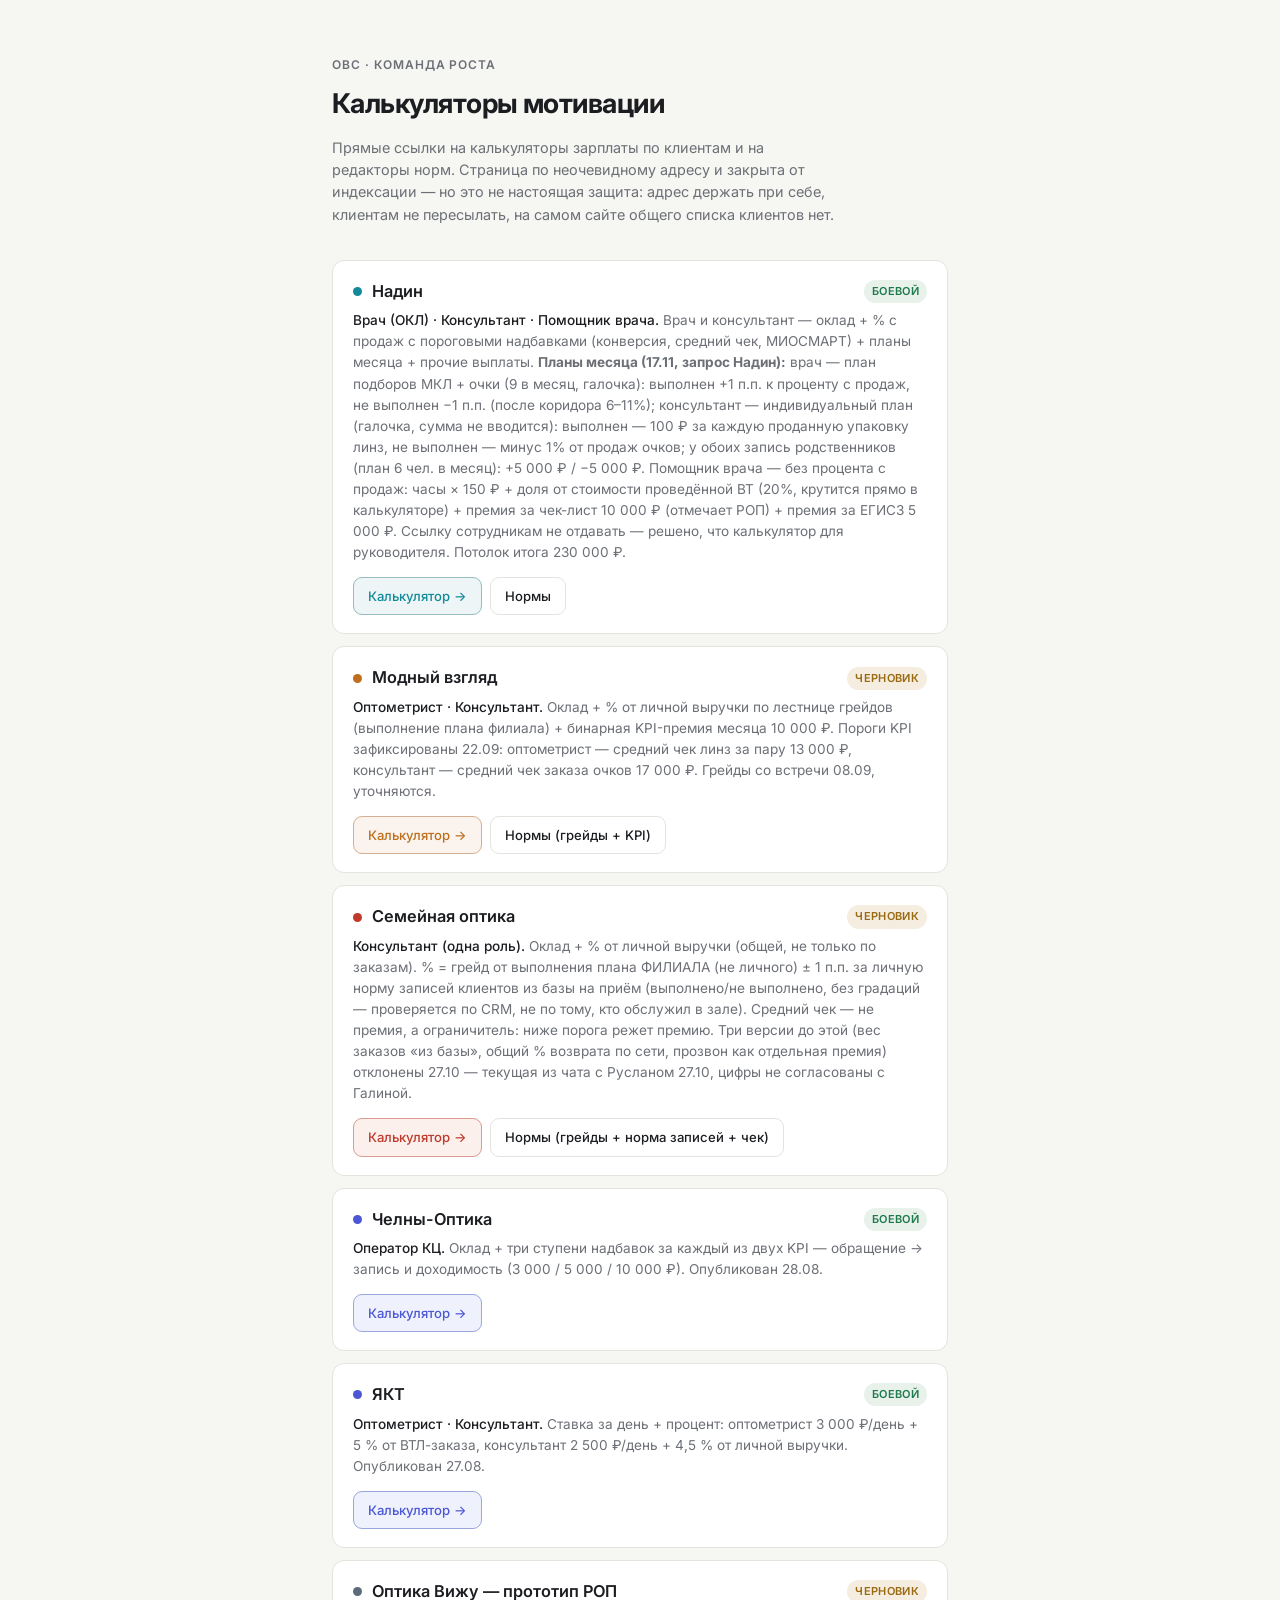
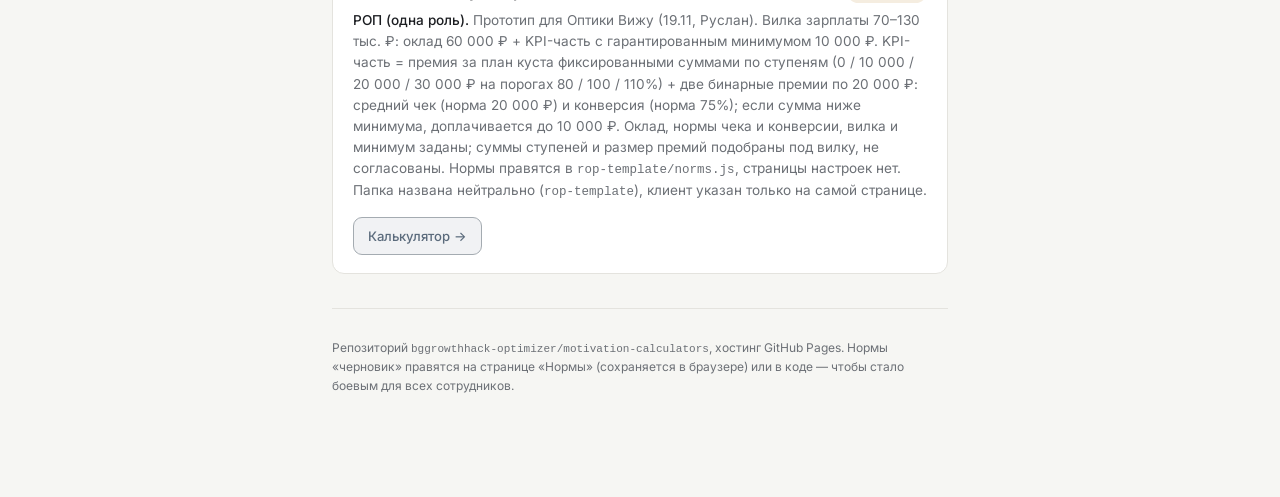
<file: 9f2c7a1b/index.html>
<!doctype html>
<html lang="ru">
<head>
<meta charset="utf-8">
<meta name="viewport" content="width=device-width, initial-scale=1">
<meta name="robots" content="noindex, nofollow">
<title>Калькуляторы мотивации — ОВС</title>
<link rel="icon" href="data:image/svg+xml,%3Csvg xmlns='http://www.w3.org/2000/svg' viewBox='0 0 100 100'%3E%3Ctext y='.9em' font-size='90'%3E%F0%9F%A7%AE%3C/text%3E%3C/svg%3E">
<link rel="preconnect" href="https://fonts.googleapis.com">
<link rel="preconnect" href="https://fonts.gstatic.com" crossorigin>
<link href="https://fonts.googleapis.com/css2?family=Inter:wght@400;500;600;700&display=swap" rel="stylesheet">
<style>
  :root {
    --bg: #f6f6f3;
    --surface: #ffffff;
    --ink: #1b1d21;
    --muted: #6c7076;
    --border: #e4e3de;
    --hover: #f0efeb;
    --live: #1f7a4d;
    --live-bg: #e8f1ea;
    --draft: #9a6a12;
    --draft-bg: #f5ede0;
    --focus: #4b57d4;
    color-scheme: light dark;
  }
  @media (prefers-color-scheme: dark) {
    :root:not([data-theme="light"]) {
      --bg: #131519;
      --surface: #1b1e23;
      --ink: #e8e9ec;
      --muted: #969aa2;
      --border: #2c3037;
      --hover: #22262c;
      --live: #5cc98d;
      --live-bg: #17281f;
      --draft: #d9a24a;
      --draft-bg: #2c2413;
      --focus: #8b95f0;
    }
  }
  :root[data-theme="dark"] {
    --bg: #131519;
    --surface: #1b1e23;
    --ink: #e8e9ec;
    --muted: #969aa2;
    --border: #2c3037;
    --hover: #22262c;
    --live: #5cc98d;
    --live-bg: #17281f;
    --draft: #d9a24a;
    --draft-bg: #2c2413;
    --focus: #8b95f0;
  }

  * { box-sizing: border-box; }
  body {
    margin: 0;
    background: var(--bg);
    color: var(--ink);
    font-family: "Inter", system-ui, -apple-system, "Segoe UI", sans-serif;
    line-height: 1.55;
    -webkit-font-smoothing: antialiased;
  }
  .wrap { max-width: 660px; margin: 0 auto; padding: 56px 22px 72px; }

  header { margin-bottom: 34px; }
  .eyebrow {
    margin: 0 0 8px;
    font-size: 12px;
    font-weight: 600;
    letter-spacing: 0.08em;
    text-transform: uppercase;
    color: var(--muted);
  }
  h1 {
    margin: 0 0 12px;
    font-size: 1.7rem;
    font-weight: 700;
    letter-spacing: -0.02em;
    text-wrap: balance;
  }
  .lede { margin: 0; max-width: 56ch; font-size: 0.9rem; color: var(--muted); }

  .list { list-style: none; margin: 0; padding: 0; display: flex; flex-direction: column; gap: 12px; }

  .card {
    background: var(--surface);
    border: 1px solid var(--border);
    border-radius: 12px;
    padding: 18px 20px;
  }
  .card-head { display: flex; align-items: center; gap: 10px; margin-bottom: 6px; }
  .dot { width: 9px; height: 9px; border-radius: 50%; background: var(--c); flex-shrink: 0; }
  .card-head h2 { margin: 0; font-size: 1.02rem; font-weight: 600; flex: 1; min-width: 0; }
  .tag {
    font-size: 11px;
    font-weight: 600;
    letter-spacing: 0.03em;
    text-transform: uppercase;
    padding: 3px 8px;
    border-radius: 999px;
    white-space: nowrap;
  }
  .tag.live { color: var(--live); background: var(--live-bg); }
  .tag.draft { color: var(--draft); background: var(--draft-bg); }

  .desc { margin: 0 0 14px; font-size: 0.85rem; color: var(--muted); }
  .roles { color: var(--ink); font-weight: 500; }

  .links { display: flex; flex-wrap: wrap; gap: 8px; }
  .btn {
    display: inline-flex;
    align-items: center;
    gap: 6px;
    font-size: 0.82rem;
    font-weight: 500;
    text-decoration: none;
    padding: 8px 14px;
    border-radius: 9px;
    border: 1px solid var(--border);
    color: var(--ink);
    background: var(--surface);
    transition: background 0.14s ease, border-color 0.14s ease;
  }
  .btn:hover { background: var(--hover); }
  .btn.primary {
    border-color: color-mix(in oklab, var(--c) 45%, var(--border));
    color: var(--c);
    background: color-mix(in oklab, var(--c) 8%, var(--surface));
  }
  .btn.primary:hover { background: color-mix(in oklab, var(--c) 16%, var(--surface)); }
  .btn:focus-visible { outline: 2px solid var(--focus); outline-offset: 2px; }

  footer {
    margin-top: 34px;
    padding-top: 18px;
    border-top: 1px solid var(--border);
    font-size: 0.75rem;
    color: var(--muted);
  }
  .mono { font-family: ui-monospace, "SF Mono", Menlo, Consolas, monospace; font-size: 0.92em; }

  @media (prefers-reduced-motion: reduce) { * { transition: none !important; } }
</style>
</head>
<body>
<div class="wrap">
  <header>
    <p class="eyebrow">ОВС · Команда Роста</p>
    <h1>Калькуляторы мотивации</h1>
    <p class="lede">Прямые ссылки на калькуляторы зарплаты по клиентам и на редакторы норм. Страница по неочевидному адресу и закрыта от индексации — но это не настоящая защита: адрес держать при себе, клиентам не пересылать, на самом сайте общего списка клиентов нет.</p>
  </header>

  <ul class="list">

    <li class="card" style="--c: #128a99">
      <div class="card-head">
        <span class="dot"></span>
        <h2>Надин</h2>
        <span class="tag live">боевой</span>
      </div>
      <p class="desc"><span class="roles">Врач (ОКЛ) · Консультант · Помощник врача.</span> Врач и консультант — оклад + % с продаж с пороговыми надбавками (конверсия, средний чек, МИОСМАРТ) + планы месяца + прочие выплаты. <strong>Планы месяца (17.11, запрос Надин):</strong> врач — план подборов МКЛ + очки (9 в месяц, галочка): выполнен +1 п.п. к проценту с продаж, не выполнен −1 п.п. (после коридора 6–11%); консультант — индивидуальный план (галочка, сумма не вводится): выполнен — 100 ₽ за каждую проданную упаковку линз, не выполнен — минус 1% от продаж очков; у обоих запись родственников (план 6 чел. в месяц): +5 000 ₽ / −5 000 ₽. Помощник врача — без процента с продаж: часы × 150 ₽ + доля от стоимости проведённой ВТ (20%, крутится прямо в калькуляторе) + премия за чек-лист 10 000 ₽ (отмечает РОП) + премия за ЕГИСЗ 5 000 ₽. Ссылку сотрудникам не отдавать — решено, что калькулятор для руководителя. Потолок итога 230 000 ₽.</p>
      <div class="links">
        <a class="btn primary" href="https://bggrowthhack-optimizer.github.io/motivation-calculators/nadin/">Калькулятор →</a>
        <a class="btn" href="https://bggrowthhack-optimizer.github.io/motivation-calculators/nadin/settings/">Нормы</a>
      </div>
    </li>

    <li class="card" style="--c: #bd6f1e">
      <div class="card-head">
        <span class="dot"></span>
        <h2>Модный взгляд</h2>
        <span class="tag draft">черновик</span>
      </div>
      <p class="desc"><span class="roles">Оптометрист · Консультант.</span> Оклад + % от личной выручки по лестнице грейдов (выполнение плана филиала) + бинарная KPI-премия месяца 10 000 ₽. Пороги KPI зафиксированы 22.09: оптометрист — средний чек линз за пару 13 000 ₽, консультант — средний чек заказа очков 17 000 ₽. Грейды со встречи 08.09, уточняются.</p>
      <div class="links">
        <a class="btn primary" href="https://bggrowthhack-optimizer.github.io/motivation-calculators/modnyy-vzglyad/">Калькулятор →</a>
        <a class="btn" href="https://bggrowthhack-optimizer.github.io/motivation-calculators/modnyy-vzglyad/settings/">Нормы (грейды + KPI)</a>
      </div>
    </li>

    <li class="card" style="--c: #c0392b">
      <div class="card-head">
        <span class="dot"></span>
        <h2>Семейная оптика</h2>
        <span class="tag draft">черновик</span>
      </div>
      <p class="desc"><span class="roles">Консультант (одна роль).</span> Оклад + % от личной выручки (общей, не только по заказам). % = грейд от выполнения плана ФИЛИАЛА (не личного) ± 1 п.п. за личную норму записей клиентов из базы на приём (выполнено/не выполнено, без градаций — проверяется по CRM, не по тому, кто обслужил в зале). Средний чек — не премия, а ограничитель: ниже порога режет премию. Три версии до этой (вес заказов «из базы», общий % возврата по сети, прозвон как отдельная премия) отклонены 27.10 — текущая из чата с Русланом 27.10, цифры не согласованы с Галиной.</p>
      <div class="links">
        <a class="btn primary" href="https://bggrowthhack-optimizer.github.io/motivation-calculators/semeynaya-optika/">Калькулятор →</a>
        <a class="btn" href="https://bggrowthhack-optimizer.github.io/motivation-calculators/semeynaya-optika/settings/">Нормы (грейды + норма записей + чек)</a>
      </div>
    </li>

    <li class="card" style="--c: #4b57d4">
      <div class="card-head">
        <span class="dot"></span>
        <h2>Челны-Оптика</h2>
        <span class="tag live">боевой</span>
      </div>
      <p class="desc"><span class="roles">Оператор КЦ.</span> Оклад + три ступени надбавок за каждый из двух KPI — обращение → запись и доходимость (3 000 / 5 000 / 10 000 ₽). Опубликован 28.08.</p>
      <div class="links">
        <a class="btn primary" href="https://bggrowthhack-optimizer.github.io/motivation-calculators/chelny-optika/">Калькулятор →</a>
      </div>
    </li>

    <li class="card" style="--c: #4b57d4">
      <div class="card-head">
        <span class="dot"></span>
        <h2>ЯКТ</h2>
        <span class="tag live">боевой</span>
      </div>
      <p class="desc"><span class="roles">Оптометрист · Консультант.</span> Ставка за день + процент: оптометрист 3 000 ₽/день + 5 % от ВТЛ-заказа, консультант 2 500 ₽/день + 4,5 % от личной выручки. Опубликован 27.08.</p>
      <div class="links">
        <a class="btn primary" href="https://bggrowthhack-optimizer.github.io/motivation-calculators/yakt/">Калькулятор →</a>
      </div>
    </li>

    <li class="card" style="--c: #5b6b7c">
      <div class="card-head">
        <span class="dot"></span>
        <h2>Оптика Вижу — прототип РОП</h2>
        <span class="tag draft">черновик</span>
      </div>
      <p class="desc"><span class="roles">РОП (одна роль).</span> Прототип для Оптики Вижу (19.11, Руслан). Вилка зарплаты 70–130 тыс. ₽: оклад 60 000 ₽ + KPI-часть с гарантированным минимумом 10 000 ₽. KPI-часть = премия за план куста фиксированными суммами по ступеням (0 / 10 000 / 20 000 / 30 000 ₽ на порогах 80 / 100 / 110%) + две бинарные премии по 20 000 ₽: средний чек (норма 20 000 ₽) и конверсия (норма 75%); если сумма ниже минимума, доплачивается до 10 000 ₽. Оклад, нормы чека и конверсии, вилка и минимум заданы; суммы ступеней и размер премий подобраны под вилку, не согласованы. Нормы правятся в <span class="mono">rop-template/norms.js</span>, страницы настроек нет. Папка названа нейтрально (<span class="mono">rop-template</span>), клиент указан только на самой странице.</p>
      <div class="links">
        <a class="btn primary" href="https://bggrowthhack-optimizer.github.io/motivation-calculators/rop-template/">Калькулятор →</a>
      </div>
    </li>

  </ul>

  <footer>
    <p>Репозиторий <span class="mono">bggrowthhack-optimizer/motivation-calculators</span>, хостинг GitHub Pages. Нормы «черновик» правятся на странице «Нормы» (сохраняется в браузере) или в коде — чтобы стало боевым для всех сотрудников.</p>
  </footer>
</div>
</body>
</html>
</file>
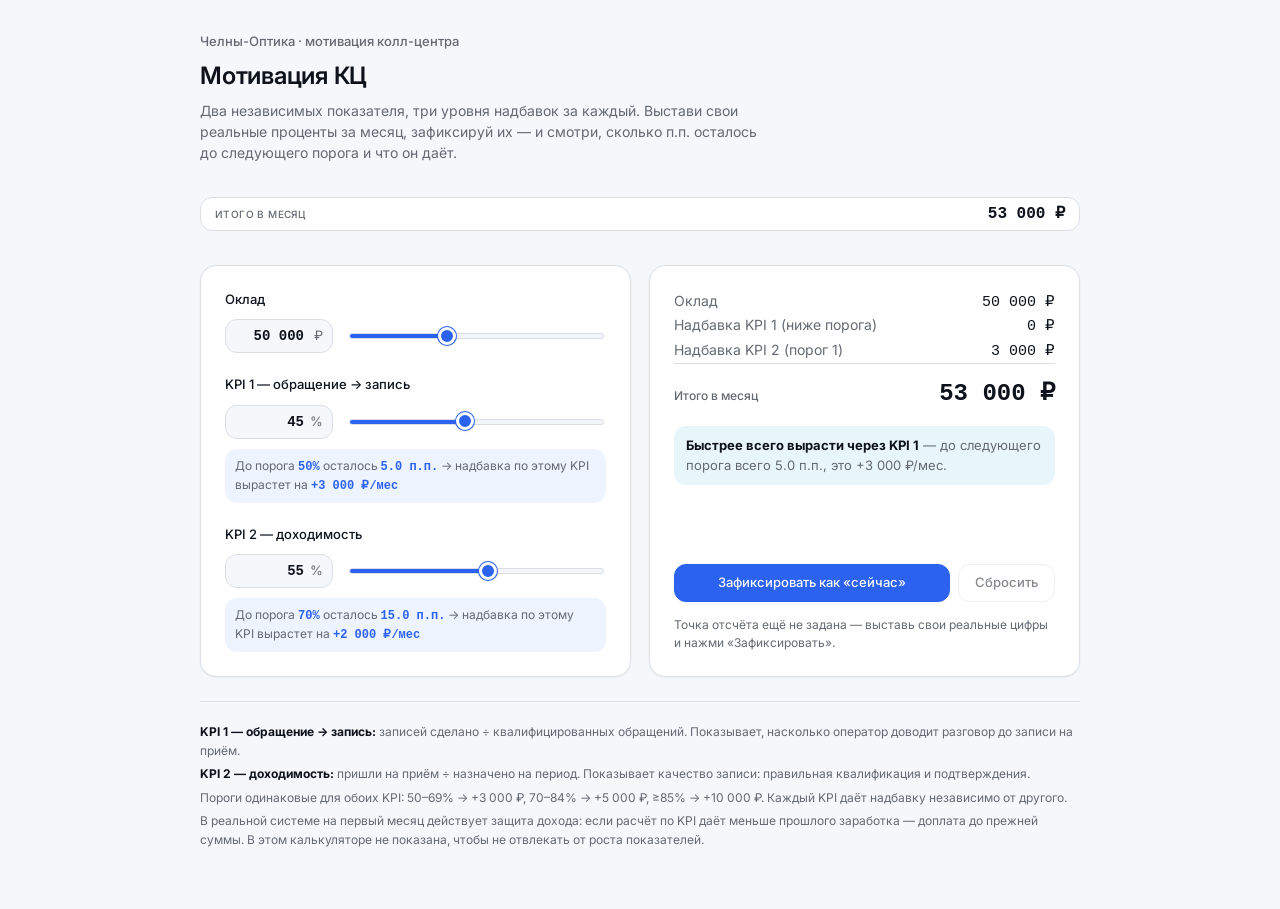
<file: chelny-optika/index.html>
<!doctype html>
<html lang="ru">
<head>
<meta charset="utf-8">
<meta name="viewport" content="width=device-width, initial-scale=1">
<title>Мотивация КЦ — Челны-Оптика</title>
<link rel="preconnect" href="https://fonts.googleapis.com">
<link rel="preconnect" href="https://fonts.gstatic.com" crossorigin>
<link href="https://fonts.googleapis.com/css2?family=Inter:wght@400;500;600;700&display=swap" rel="stylesheet">
<link rel="stylesheet" href="../assets/engine.css">
</head>
<body>
<div id="app"></div>
<script src="../assets/engine.js"></script>
<script>
(function () {
  var fmtMoney = MotivationCalculator.util.fmtMoney;

  // Ступени надбавки — одинаковые для обоих KPI: 50–69% / 70–84% / ≥85%.
  var THRESHOLDS = [50, 70, 85];
  var BONUS_BY_TIER = [0, 3000, 5000, 10000];

  function tierOf(pct) {
    return pct >= 85 ? 3 : pct >= 70 ? 2 : pct >= 50 ? 1 : 0;
  }

  function tierLabel(tier) {
    // Сумма не дублируется здесь — она и так справа, в значении строки.
    return tier === 0 ? 'ниже порога' : 'порог ' + tier;
  }

  // Подсказка под слайдером: сколько п.п. осталось до следующего порога
  // и на сколько вырастет надбавка именно за этот KPI, если его дотянуть.
  function growthHint(pct) {
    var tier = tierOf(pct);
    if (tier === 3) {
      return 'Максимальный порог по этому KPI уже взят — дальше расти по нему некуда, надбавка +' + fmtMoney(BONUS_BY_TIER[3]) + ' зафиксирована.';
    }
    var nextThreshold = THRESHOLDS[tier];
    var gap = Math.max(nextThreshold - pct, 0.1);
    var jump = BONUS_BY_TIER[tier + 1] - BONUS_BY_TIER[tier];
    return 'До порога <span class="mono">' + nextThreshold + '%</span> осталось <span class="mono">' + gap.toFixed(1) + ' п.п.</span> → надбавка по этому KPI вырастет на <span class="mono">+' + fmtMoney(jump) + '/мес</span>';
  }

  MotivationCalculator.init({
    title: 'Мотивация КЦ',
    eyebrow: 'Челны-Оптика · мотивация колл-центра',
    favicon: '🎧',
    lede: 'Два независимых показателя, три уровня надбавок за каждый. Выстави свои реальные проценты за месяц, зафиксируй их — и смотри, сколько п.п. осталось до следующего порога и что он даёт.',
    footnotes: [
      '<strong>KPI 1 — обращение → запись:</strong> записей сделано ÷ квалифицированных обращений. Показывает, насколько оператор доводит разговор до записи на приём.',
      '<strong>KPI 2 — доходимость:</strong> пришли на приём ÷ назначено на период. Показывает качество записи: правильная квалификация и подтверждения.',
      'Пороги одинаковые для обоих KPI: 50–69% → +3 000 ₽, 70–84% → +5 000 ₽, ≥85% → +10 000 ₽. Каждый KPI даёт надбавку независимо от другого.',
      'В реальной системе на первый месяц действует защита дохода: если расчёт по KPI даёт меньше прошлого заработка — доплата до прежней суммы. В этом калькуляторе не показана, чтобы не отвлекать от роста показателей.'
    ],
    roles: [
      {
        id: 'operator',
        label: 'Оператор КЦ',
        fields: [
          {
            id: 'salary', label: 'Оклад', unit: 'money', min: 20000, max: 100000, step: 1000, default: 50000
          },
          {
            id: 'kpi1', label: 'KPI 1 — обращение → запись', unit: 'percent', min: 0, max: 100, step: 1, default: 45,
            marginal: function (s) { return growthHint(s.kpi1); }
          },
          {
            id: 'kpi2', label: 'KPI 2 — доходимость', unit: 'percent', min: 0, max: 100, step: 1, default: 55,
            marginal: function (s) { return growthHint(s.kpi2); }
          }
        ],
        compute: function (s) {
          var t1 = tierOf(s.kpi1);
          var t2 = tierOf(s.kpi2);
          var bonus1 = BONUS_BY_TIER[t1];
          var bonus2 = BONUS_BY_TIER[t2];
          return {
            rows: [
              { label: 'Оклад', value: s.salary },
              { label: 'Надбавка KPI 1 (' + tierLabel(t1) + ')', value: bonus1 },
              { label: 'Надбавка KPI 2 (' + tierLabel(t2) + ')', value: bonus2 }
            ],
            total: s.salary + bonus1 + bonus2,
            t1: t1, t2: t2
          };
        },
        tip: function (c, s) {
          if (c.t1 === 3 && c.t2 === 3) {
            return '<strong>Оба KPI на максимальном пороге.</strong> Дальше — удерживать результат, расти по этим показателям уже некуда.';
          }
          // Показываем KPI с наименьшим разрывом до следующего порога — туда быстрее всего дотянуться.
          var gap1 = c.t1 < 3 ? THRESHOLDS[c.t1] - s.kpi1 : Infinity;
          var gap2 = c.t2 < 3 ? THRESHOLDS[c.t2] - s.kpi2 : Infinity;
          var focus = gap1 <= gap2 ? 1 : 2;
          var gap = focus === 1 ? gap1 : gap2;
          var tier = focus === 1 ? c.t1 : c.t2;
          var jump = BONUS_BY_TIER[tier + 1] - BONUS_BY_TIER[tier];
          return '<strong>Быстрее всего вырасти через KPI ' + focus + '</strong> — до следующего порога всего ' + Math.max(gap, 0.1).toFixed(1) + ' п.п., это +' + fmtMoney(jump) + '/мес.';
        }
      }
    ]
  });
})();
</script>
</body>
</html>
</file>
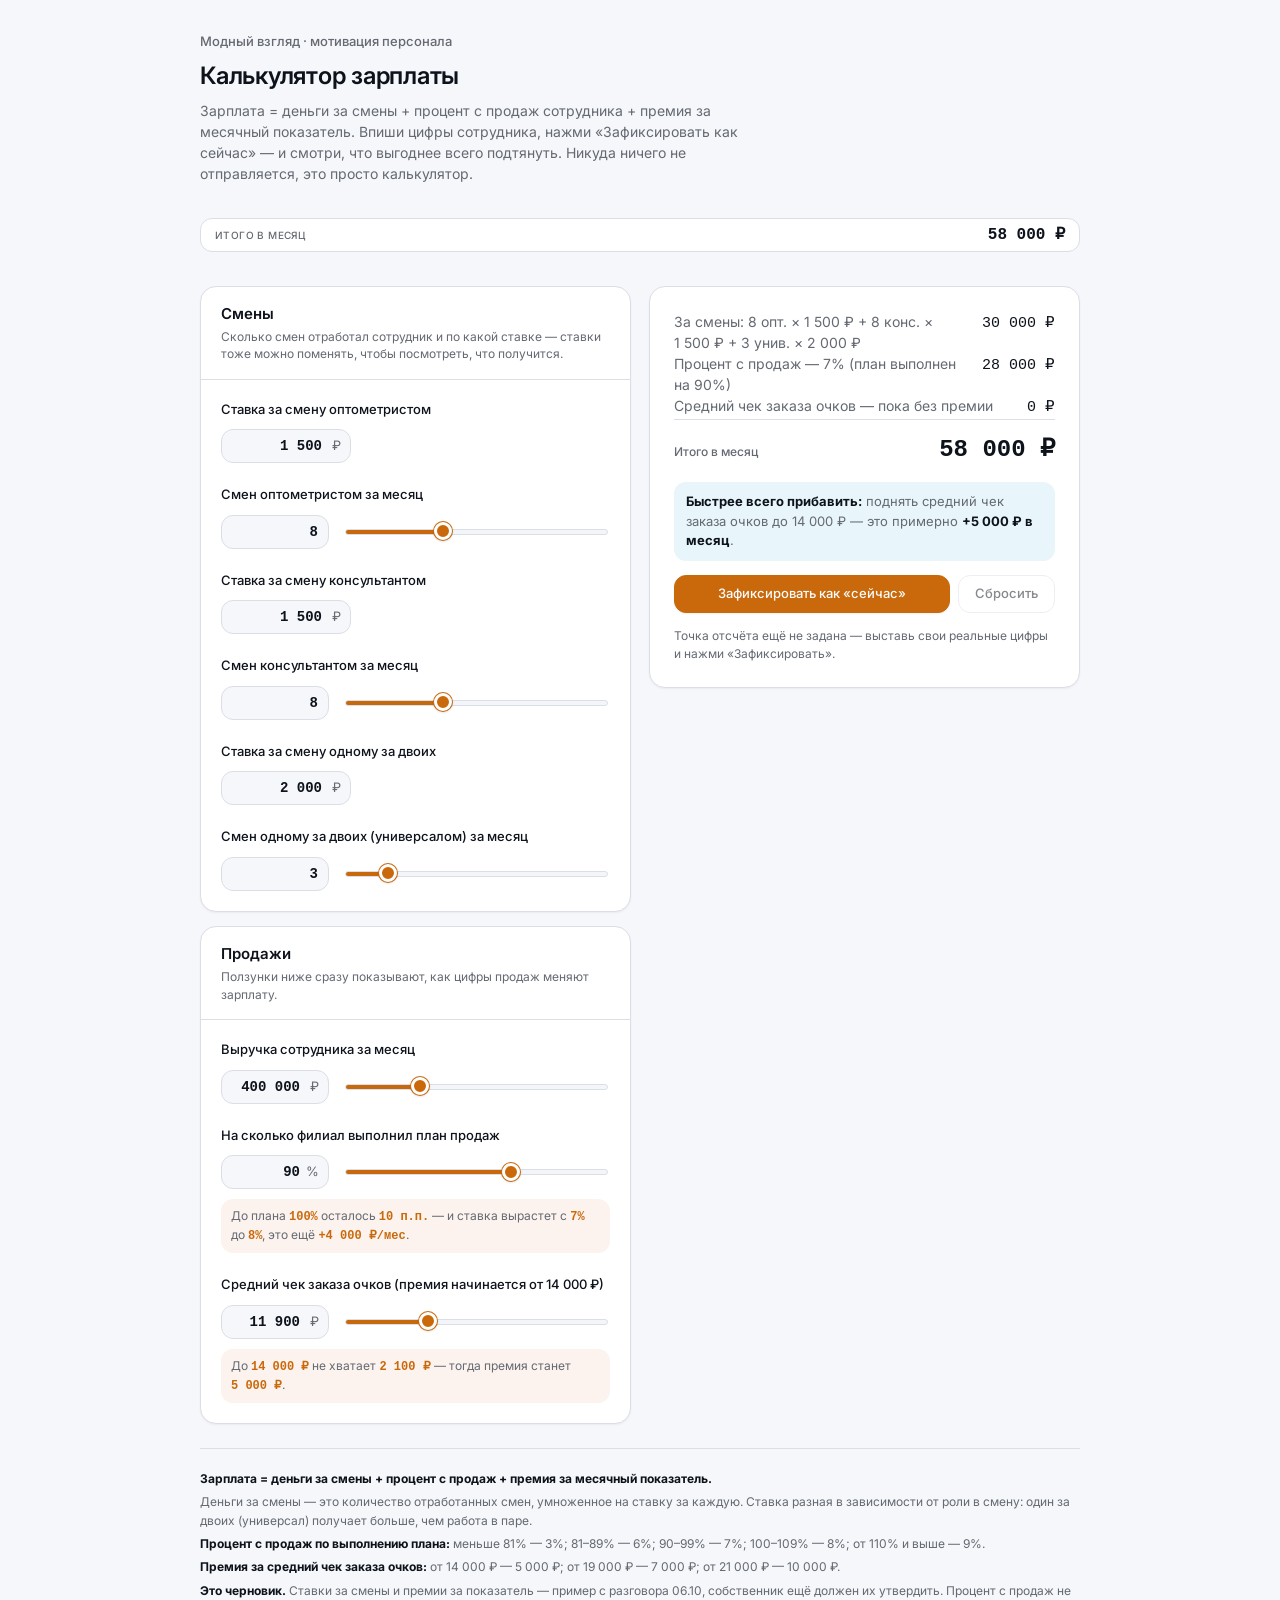
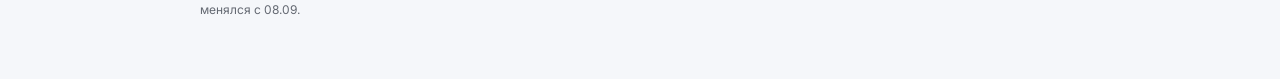
<file: modnyy-vzglyad/index.html>
<!doctype html>
<html lang="ru">
<head>
<meta charset="utf-8">
<meta name="viewport" content="width=device-width, initial-scale=1">
<title>Мотивация Модный взгляд</title>
<link rel="preconnect" href="https://fonts.googleapis.com">
<link rel="preconnect" href="https://fonts.gstatic.com" crossorigin>
<link href="https://fonts.googleapis.com/css2?family=Inter:wght@400;500;600;700&display=swap" rel="stylesheet">
<link rel="stylesheet" href="../assets/engine.css">
<style>
  /* Ставки за смену — временные поля для прикидки, не основной ввод: уже сами
     суммы маленькие (3-4 цифры), на всю ширину карточки они не нужны. */
  .field-control.no-slider:has(#f-сотрудник-ставкаОптометрист),
  .field-control.no-slider:has(#f-сотрудник-ставкаКонсультант),
  .field-control.no-slider:has(#f-сотрудник-ставкаУниверсал) {
    max-width: 130px;
  }
</style>
</head>
<body>
<div id="app"></div>
<script src="./norms.js"></script>
<script src="../assets/engine.js"></script>
<script>
(function () {
  var fmtMoney = MotivationCalculator.util.fmtMoney;
  var API = window.MV_NORMS;
  var N = API.load();

  function pct(x) { return (Math.round(x * 1000) / 10).toString().replace('.', ',') + '%'; }
  function fmtKpi(v, unit) { return unit === 'percent' ? (Math.round(v * 10) / 10 + '%') : fmtMoney(v); }

  // Подсказка под ползунком «выполнение плана» — сколько осталось до следующей ставки и сколько это денег.
  function gradeHint(s) {
    var cur = API.gradeRate(N.грейды, s.планПроцент);
    var ng = API.nextGrade(N.грейды, s.планПроцент);
    if (!ng) {
      return 'Это самая высокая ставка — <span class="mono">' + pct(cur) + '</span>.';
    }
    var gap = ng.порог - s.планПроцент;
    var jump = (ng.ставка - cur) * s.выручка;
    return 'До плана <span class="mono">' + ng.порог + '%</span> осталось <span class="mono">' + gap.toFixed(0) +
      ' п.п.</span> — и ставка вырастет с <span class="mono">' + pct(cur) + '</span> до <span class="mono">' + pct(ng.ставка) + '</span>, это ещё <span class="mono">+' +
      fmtMoney(jump) + '/мес</span>.';
  }

  function kpiHint(s) {
    var prem = API.kpiPremium(N.kpi.ступени, s.kpiЗначение);
    var next = API.nextKpiStep(N.kpi.ступени, s.kpiЗначение);
    if (!next) {
      return 'Премия уже на максимуме — <span class="mono">+' + fmtMoney(prem) + '</span>.';
    }
    var gap = next.порог - s.kpiЗначение;
    return 'До <span class="mono">' + fmtKpi(next.порог, N.kpi.unit) + '</span> не хватает <span class="mono">' +
      fmtKpi(gap, N.kpi.unit) + '</span> — тогда премия станет <span class="mono">' +
      fmtMoney(next.премия) + '</span>' + (prem ? ' (сейчас ' + fmtMoney(prem) + ')' : '') + '.';
  }

  function gradeFootnote() {
    var steps = N.грейды.map(function (g, i) {
      if (i === 0) return 'меньше ' + (N.грейды[1] ? N.грейды[1].порог : 100) + '% — ' + pct(g.ставка);
      if (!N.грейды[i + 1]) return 'от ' + g.порог + '% и выше — ' + pct(g.ставка);
      return g.порог + '–' + (N.грейды[i + 1].порог - 1) + '% — ' + pct(g.ставка);
    });
    return '<strong>Процент с продаж по выполнению плана:</strong> ' + steps.join('; ') + '.';
  }

  function kpiFootnote() {
    var steps = N.kpi.ступени.map(function (s) {
      return 'от ' + fmtKpi(s.порог, N.kpi.unit) + ' — ' + fmtMoney(s.премия);
    });
    return '<strong>Премия за ' + N.kpi.label.toLowerCase() + ':</strong> ' + steps.join('; ') + '.';
  }

  var kpiSliderMax = N.kpi.unit === 'percent' ? 100 : 40000;

  var role = {
    id: 'сотрудник',
    label: 'Сотрудник',
    groups: [
      {
        title: 'Смены',
        note: 'Сколько смен отработал сотрудник и по какой ставке — ставки тоже можно поменять, чтобы посмотреть, что получится.',
        fields: [
          { id: 'ставкаОптометрист', label: 'Ставка за смену оптометристом', unit: 'money', slider: false,
            min: 0, default: N.ставка.оптометрист },
          { id: 'сменОптометрист', label: 'Смен оптометристом за месяц', unit: 'count', slider: true,
            min: 0, max: 22, step: 1, default: 8, key: true },
          { id: 'ставкаКонсультант', label: 'Ставка за смену консультантом', unit: 'money', slider: false,
            min: 0, default: N.ставка.консультант },
          { id: 'сменКонсультант', label: 'Смен консультантом за месяц', unit: 'count', slider: true,
            min: 0, max: 22, step: 1, default: 8, key: true },
          { id: 'ставкаУниверсал', label: 'Ставка за смену одному за двоих', unit: 'money', slider: false,
            min: 0, default: N.ставка.универсал },
          { id: 'сменУниверсалом', label: 'Смен одному за двоих (универсалом) за месяц', unit: 'count', slider: true,
            min: 0, max: 22, step: 1, default: 3, key: true }
        ]
      },
      {
        title: 'Продажи',
        note: 'Ползунки ниже сразу показывают, как цифры продаж меняют зарплату.',
        fields: [
          { id: 'выручка', label: 'Выручка сотрудника за месяц', unit: 'money', key: true,
            min: 0, max: 1500000, step: 10000, default: 400000 },
          { id: 'планПроцент', label: 'На сколько филиал выполнил план продаж', unit: 'percent', key: true,
            min: 0, max: 140, step: 1, default: 90,
            marginal: function (s) { return gradeHint(s); } },
          { id: 'kpiЗначение', label: N.kpi.label + ' (премия начинается от ' + fmtKpi(N.kpi.ступени[0].порог, N.kpi.unit) + ')',
            unit: N.kpi.unit === 'percent' ? 'percent' : 'money', key: true,
            min: 0, max: kpiSliderMax, step: N.kpi.unit === 'percent' ? 1 : 500,
            default: Math.round(N.kpi.ступени[0].порог * 0.85),
            marginal: function (s) { return kpiHint(s); } }
        ]
      }
    ],
    compute: function (s) {
      var rate = API.gradeRate(N.грейды, s.планПроцент);
      var proc = rate * s.выручка;
      var baseShifts = s.сменОптометрист * s.ставкаОптометрист
        + s.сменКонсультант * s.ставкаКонсультант
        + s.сменУниверсалом * s.ставкаУниверсал;
      var kpiPrem = API.kpiPremium(N.kpi.ступени, s.kpiЗначение);
      return {
        rows: [
          { label: 'За смены: ' + s.сменОптометрист + ' опт. × ' + fmtMoney(s.ставкаОптометрист)
            + ' + ' + s.сменКонсультант + ' конс. × ' + fmtMoney(s.ставкаКонсультант)
            + ' + ' + s.сменУниверсалом + ' унив. × ' + fmtMoney(s.ставкаУниверсал), value: baseShifts },
          { label: 'Процент с продаж — ' + pct(rate) + ' (план выполнен на ' + s.планПроцент + '%)', value: proc },
          { label: N.kpi.label + (kpiPrem ? ' — премия есть' : ' — пока без премии'), value: kpiPrem }
        ],
        total: baseShifts + proc + kpiPrem,
        rate: rate, baseShifts: baseShifts, kpiPrem: kpiPrem
      };
    },
    tip: function (c, s) {
      var moves = [];
      var ng = API.nextGrade(N.грейды, s.планПроцент);
      if (ng) {
        moves.push({
          what: 'подтянуть план продаж до ' + ng.порог + '%',
          money: (ng.ставка - c.rate) * s.выручка
        });
      }
      var nextKpi = API.nextKpiStep(N.kpi.ступени, s.kpiЗначение);
      if (nextKpi) {
        moves.push({
          what: 'поднять ' + N.kpi.label.toLowerCase() + ' до ' + fmtKpi(nextKpi.порог, N.kpi.unit),
          money: nextKpi.премия - c.kpiPrem
        });
      }
      if (!moves.length) {
        return '<strong>Дальше расти некуда</strong> — разве что продавать больше: ставка с продаж ' + pct(c.rate) + ' уже максимальная.';
      }
      moves.sort(function (a, b) { return b.money - a.money; });
      var m = moves[0];
      return '<strong>Быстрее всего прибавить:</strong> ' + m.what + ' — это примерно <strong>+' + fmtMoney(m.money) + ' в месяц</strong>.';
    }
  };

  MotivationCalculator.init({
    title: 'Калькулятор зарплаты',
    eyebrow: 'Модный взгляд · мотивация персонала',
    favicon: '🕶️',
    theme: { accent: 'oklch(0.62 0.15 55)', accentDark: 'oklch(0.74 0.13 55)' },
    lede: 'Зарплата = деньги за смены + процент с продаж сотрудника + премия за месячный показатель. Впиши цифры сотрудника, нажми «Зафиксировать как сейчас» — и смотри, что выгоднее всего подтянуть. Никуда ничего не отправляется, это просто калькулятор.',
    footnotes: [
      '<strong>Зарплата = деньги за смены + процент с продаж + премия за месячный показатель.</strong>',
      'Деньги за смены — это количество отработанных смен, умноженное на ставку за каждую. Ставка разная в зависимости от роли в смену: один за двоих (универсал) получает больше, чем работа в паре.',
      gradeFootnote(),
      kpiFootnote(),
      '<strong>Это черновик.</strong> Ставки за смены и премии за показатель — пример с разговора 06.10, собственник ещё должен их утвердить. Процент с продаж не менялся с 08.09.'
    ],
    roles: [role]
  });
})();
</script>
</body>
</html>
</file>
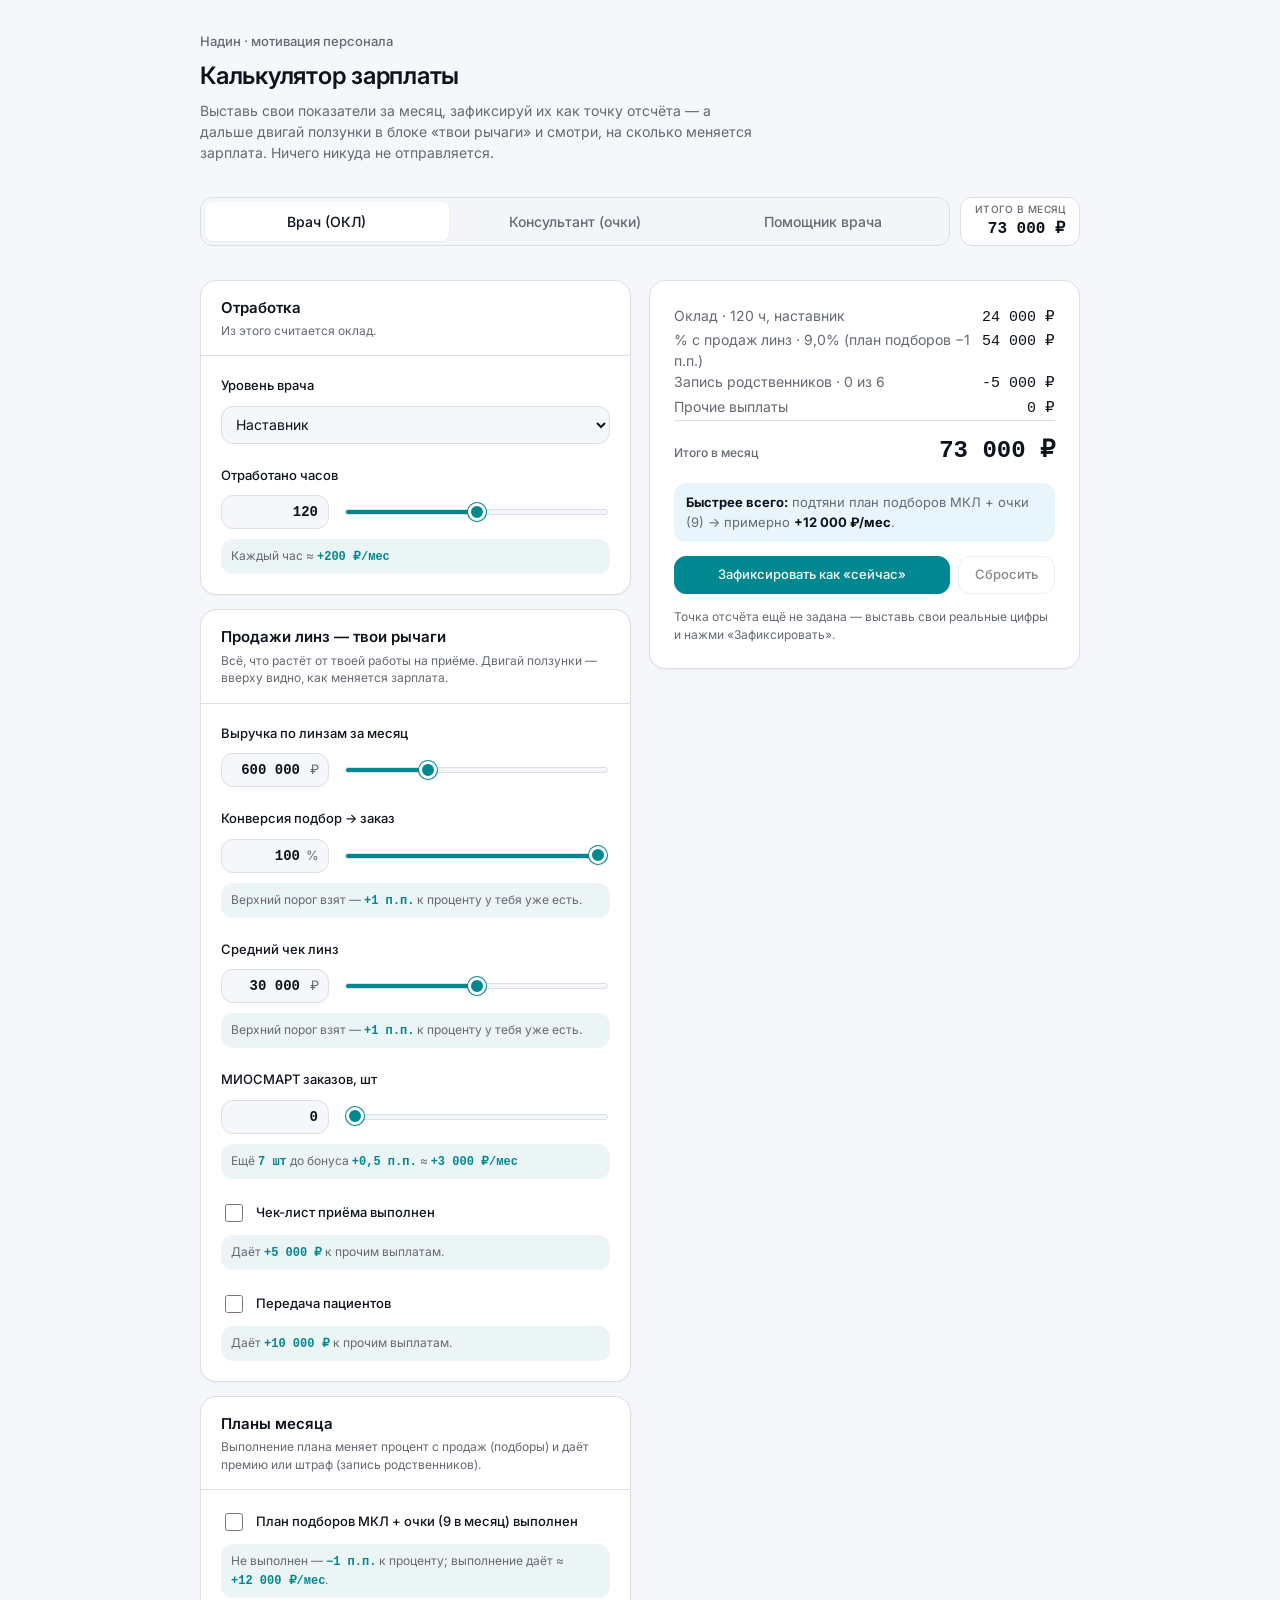
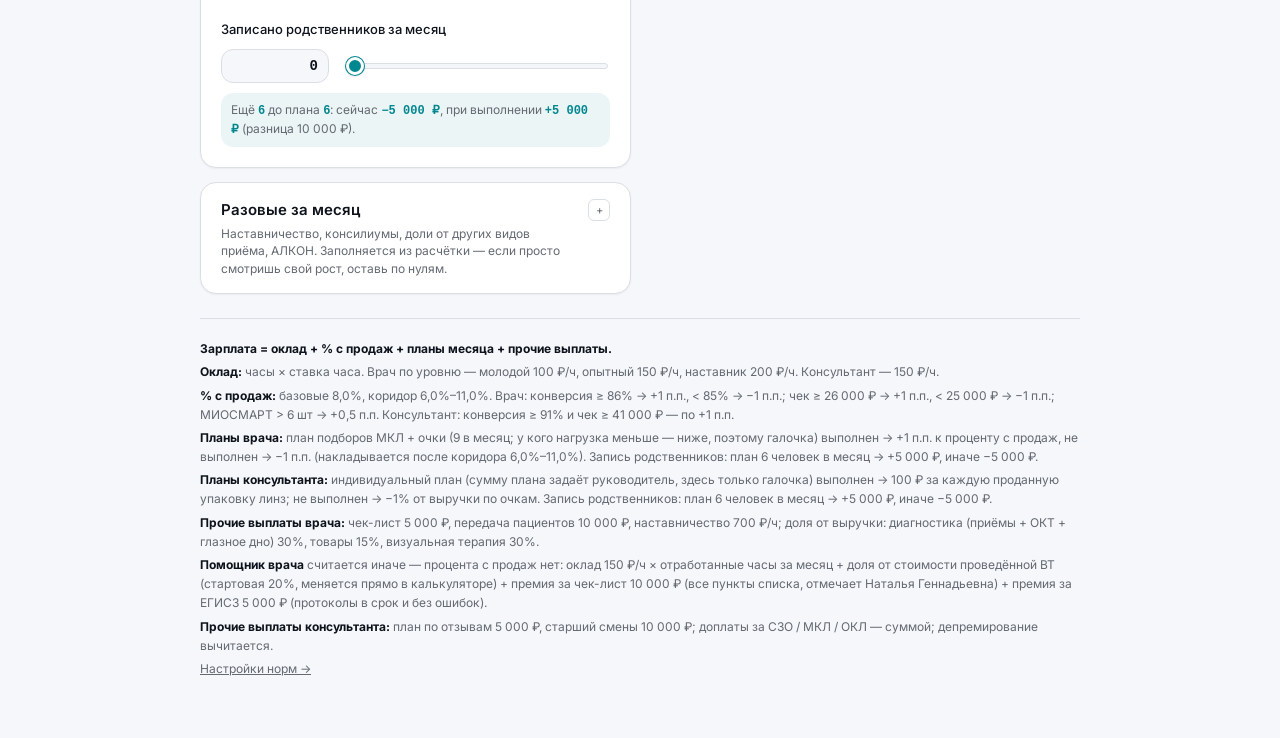
<file: nadin/index.html>
<!doctype html>
<html lang="ru">
<head>
<meta charset="utf-8">
<meta name="viewport" content="width=device-width, initial-scale=1">
<title>Мотивация Надин</title>
<link rel="preconnect" href="https://fonts.googleapis.com">
<link rel="preconnect" href="https://fonts.gstatic.com" crossorigin>
<link href="https://fonts.googleapis.com/css2?family=Inter:wght@400;500;600;700&display=swap" rel="stylesheet">
<link rel="stylesheet" href="../assets/engine.css">
</head>
<body>
<div id="app"></div>
<script src="./norms.js"></script>
<script src="../assets/engine.js"></script>
<script>
(function () {
  var fmtMoney = MotivationCalculator.util.fmtMoney;
  var NORMS = window.NADIN_NORMS.load();

  // Δ к проценту по показателю: ≥ верх → +1 п.п. ; ≥ низ → 0 ; иначе −1 п.п.
  function bandAdj(value, band) {
    return value >= band.верх ? 0.01 : value >= band.низ ? 0 : -0.01;
  }

  function clampPct(role, raw) {
    var v = Math.min(role.максПроцент, Math.max(role.минПроцент, raw));
    return Math.round(v * 10000) / 10000; // гасим погрешность сложения долей (0.08−0.01−0.01)
  }

  var ПОТОЛОК = 230000;
  function capTotal(v) { return Math.min(ПОТОЛОК, v); }

  function pctText(p) {
    return (p * 100).toFixed(1).replace('.', ',') + '%';
  }

  // Подсказка-чип под показателем, влияющим на процент: до какого значения
  // тянуть и сколько это ₽/мес при текущей выручке.
  function bandHint(value, band, revenue, kind) {
    if (value >= band.верх) {
      return 'Верхний порог взят — <span class="mono">+1 п.п.</span> к проценту у тебя уже есть.';
    }
    var target = value >= band.низ ? band.верх : band.низ;
    var gap = target - value;
    return 'Дотяни до <span class="mono">' + fmtBand(target, kind) + '</span> ' +
      '(осталось ' + fmtBand(gap, kind) + ') → <span class="mono">+' + fmtMoney(0.01 * revenue) + '/мес</span>';
  }

  function fmtBand(n, kind) {
    if (kind === 'percent') return (Math.round(n * 10) / 10).toString().replace('.', ',') + '%';
    return fmtMoney(n);
  }

  // Запись родственников: план N человек в месяц → ± сумма (врач и консультант).
  function relativesDelta(N, count) {
    return count >= N.родственники.план ? N.родственники.сумма : -N.родственники.сумма;
  }

  function relativesHint(N, count) {
    var R = N.родственники;
    if (count >= R.план) {
      return 'План <span class="mono">' + R.план + '</span> выполнен — <span class="mono">+' + fmtMoney(R.сумма) + '</span>.';
    }
    var gap = R.план - count;
    return 'Ещё <span class="mono">' + gap + '</span> до плана <span class="mono">' + R.план + '</span>: сейчас <span class="mono">−' + fmtMoney(R.сумма) + '</span>, ' +
      'при выполнении <span class="mono">+' + fmtMoney(R.сумма) + '</span> (разница ' + fmtMoney(2 * R.сумма) + ').';
  }

  // ── ВРАЧ (ОКЛ) ────────────────────────────────────────────────────────────
  var врач = {
    id: 'doctor',
    label: 'Врач (ОКЛ)',
    groups: [
      {
        title: 'Отработка',
        note: 'Из этого считается оклад.',
        fields: [
          { id: 'уровень', label: 'Уровень врача', type: 'select', key: true,
            default: 'Наставник', options: Object.keys(NORMS.врач.ставкаЧаса) },
          { id: 'часы', label: 'Отработано часов', unit: 'count', key: true,
            min: 0, max: 240, step: 1, default: 120,
            marginalLabel: 'Каждый час', marginal: function (s) { return NORMS.врач.ставкаЧаса[s.уровень] || 0; } }
        ]
      },
      {
        title: 'Продажи линз — твои рычаги',
        note: 'Всё, что растёт от твоей работы на приёме. Двигай ползунки — вверху видно, как меняется зарплата.',
        fields: [
          { id: 'выручкаЛинз', label: 'Выручка по линзам за месяц', unit: 'money', key: true,
            min: 0, max: 2000000, step: 10000, default: 600000 },
          { id: 'конверсия', label: 'Конверсия подбор → заказ', unit: 'percent', key: true,
            min: 0, max: 100, step: 1, default: 100,
            marginal: function (s) { return bandHint(s.конверсия, NORMS.врач.конверсия, s.выручкаЛинз, 'percent'); } },
          { id: 'чек', label: 'Средний чек линз', unit: 'money', key: true,
            min: 0, max: 60000, step: 500, default: 30000,
            marginal: function (s) { return bandHint(s.чек, NORMS.врач.чек, s.выручкаЛинз, 'money'); } },
          { id: 'миосмарт', label: 'МИОСМАРТ заказов, шт', unit: 'count', key: true,
            min: 0, max: 40, step: 1, default: 0,
            marginal: function (s) {
              var m = NORMS.врач.миосмарт;
              var bonusPP = (m.бонусПроцент * 100).toString().replace('.', ',');
              if (s.миосмарт > m.порог) {
                return 'Порог <span class="mono">' + m.порог + ' шт</span> пройден — бонус <span class="mono">+' + bonusPP + ' п.п.</span> активен.';
              }
              var gap = (m.порог + 1) - s.миосмарт;
              return 'Ещё <span class="mono">' + gap + ' шт</span> до бонуса <span class="mono">+' + bonusPP + ' п.п.</span> ≈ <span class="mono">+' + fmtMoney(m.бонусПроцент * s.выручкаЛинз) + '/мес</span>';
            } },
          { id: 'чекЛист', label: 'Чек-лист приёма выполнен', type: 'checkbox', default: false,
            marginal: function () { return 'Даёт <span class="mono">+' + fmtMoney(NORMS.врач.чекЛист) + '</span> к прочим выплатам.'; } },
          { id: 'передача', label: 'Передача пациентов', type: 'checkbox', default: false,
            marginal: function () { return 'Даёт <span class="mono">+' + fmtMoney(NORMS.врач.передача) + '</span> к прочим выплатам.'; } }
        ]
      },
      {
        title: 'Планы месяца',
        note: 'Выполнение плана меняет процент с продаж (подборы) и даёт премию или штраф (запись родственников).',
        fields: [
          { id: 'планПодборов', label: 'План подборов МКЛ + очки (' + NORMS.врач.планПодборов.план + ' в месяц) выполнен', type: 'checkbox', key: true, default: false,
            marginal: function (s) {
              var pp = (NORMS.врач.планПодборов.процент * 100).toString().replace('.', ',');
              return s.планПодборов
                ? 'План выполнен — <span class="mono">+' + pp + ' п.п.</span> к проценту с продаж линз.'
                : 'Не выполнен — <span class="mono">−' + pp + ' п.п.</span> к проценту; выполнение даёт ≈ <span class="mono">+' + fmtMoney(2 * NORMS.врач.планПодборов.процент * s.выручкаЛинз) + '/мес</span>.';
            } },
          { id: 'родственники', label: 'Записано родственников за месяц', unit: 'count', key: true,
            min: 0, max: 20, step: 1, default: 0,
            marginal: function (s) { return relativesHint(NORMS.врач, s.родственники); } }
        ]
      },
      {
        title: 'Разовые за месяц',
        note: 'Наставничество, консилиумы, доли от других видов приёма, АЛКОН. Заполняется из расчётки — если просто смотришь свой рост, оставь по нулям.',
        collapsible: true,
        collapsed: true,
        sum: function (s) {
          var N = NORMS.врач;
          return s.наставничествоЧ * N.часНаставничества +
            s.консилиумы + s.видеоотзыв + s.направлениеОбучение +
            s.подборАлкон + s.неликвидАлкон + s.пакетОчкиМкл +
            (s.выручкаПриемы + s.выручкаОКТ + s.выручкаГлазноеДно) * N.долиВыручки.диагностика +
            s.выручкаТовары * N.долиВыручки.товары +
            s.выручкаВТ * N.долиВыручки.визуальнаяТерапия;
        },
        fields: [
          { id: 'наставничествоЧ', label: 'Наставничество, ч', unit: 'count', slider: false, min: 0, default: 0,
            marginalLabel: 'Каждый час', marginal: function () { return NORMS.врач.часНаставничества; } },
          { id: 'выручкаПриемы', label: 'Выручка ОКЛ приёмы, ₽', unit: 'money', slider: false, min: 0, default: 0 },
          { id: 'выручкаОКТ', label: 'Выручка ОКТ, ₽', unit: 'money', slider: false, min: 0, default: 0 },
          { id: 'выручкаГлазноеДно', label: 'Выручка глазное дно, ₽', unit: 'money', slider: false, min: 0, default: 0 },
          { id: 'выручкаТовары', label: 'Выручка ОКЛ товары, ₽', unit: 'money', slider: false, min: 0, default: 0 },
          { id: 'выручкаВТ', label: 'Выручка визуальная терапия, ₽', unit: 'money', slider: false, min: 0, default: 0 },
          { id: 'консилиумы', label: 'Консилиумы, ₽', unit: 'money', slider: false, min: 0, default: 0 },
          { id: 'видеоотзыв', label: 'Видеоотзыв от врача, ₽', unit: 'money', slider: false, min: 0, default: 0 },
          { id: 'направлениеОбучение', label: 'Направление и обучение ОКЛ, ₽', unit: 'money', slider: false, min: 0, default: 0 },
          { id: 'подборАлкон', label: 'Подбор линз АЛКОН, ₽', unit: 'money', slider: false, min: 0, default: 0 },
          { id: 'неликвидАлкон', label: 'Неликвид АЛКОН, ₽', unit: 'money', slider: false, min: 0, default: 0 },
          { id: 'пакетОчкиМкл', label: 'Пакет очки + МКЛ, ₽', unit: 'money', slider: false, min: 0, default: 0 }
        ]
      }
    ],
    compute: function (s) {
      var N = NORMS.врач;
      var oklad = s.часы * (N.ставкаЧаса[s.уровень] || 0);

      // Процент по KPI зажат в коридор; поправка за план подборов МКЛ + очки
      // накладывается ПОСЛЕ коридора, чтобы действовать всегда (в т.ч. у границ).
      var pctKpi = clampPct(N,
        N.базовыйПроцент +
        bandAdj(s.конверсия, N.конверсия) +
        bandAdj(s.чек, N.чек) +
        (s.миосмарт > N.миосмарт.порог ? N.миосмарт.бонусПроцент : 0));
      var pct = Math.round((pctKpi + (s.планПодборов ? N.планПодборов.процент : -N.планПодборов.процент)) * 10000) / 10000;
      var procОчки = pct * s.выручкаЛинз;

      var родств = relativesDelta(N, s.родственники);

      var прочее =
        (s.чекЛист ? N.чекЛист : 0) +
        (s.передача ? N.передача : 0) +
        s.наставничествоЧ * N.часНаставничества +
        s.консилиумы + s.видеоотзыв + s.направлениеОбучение +
        s.подборАлкон + s.неликвидАлкон + s.пакетОчкиМкл +
        (s.выручкаПриемы + s.выручкаОКТ + s.выручкаГлазноеДно) * N.долиВыручки.диагностика +
        s.выручкаТовары * N.долиВыручки.товары +
        s.выручкаВТ * N.долиВыручки.визуальнаяТерапия;

      return {
        rows: [
          { label: 'Оклад · ' + s.часы + ' ч, ' + s.уровень.toLowerCase(), value: oklad },
          { label: '% с продаж линз · ' + pctText(pct) + (s.планПодборов ? ' (план подборов +1 п.п.)' : ' (план подборов −1 п.п.)'), value: procОчки },
          { label: 'Запись родственников · ' + s.родственники + ' из ' + N.родственники.план, value: родств },
          { label: 'Прочие выплаты', value: прочее }
        ],
        total: capTotal(oklad + procОчки + родств + прочее),
        pct: pct
      };
    },
    tip: function (c, s) { return bestMove(NORMS.врач, s, s.выручкаЛинз, s.конверсия, s.чек, s.миосмарт, c.pct); }
  };

  // ── КОНСУЛЬТАНТ (очки) ────────────────────────────────────────────────────
  var консультант = {
    id: 'consultant',
    label: 'Консультант (очки)',
    groups: [
      {
        title: 'Отработка',
        note: 'Из этого считается оклад.',
        fields: [
          { id: 'часы', label: 'Отработано часов', unit: 'count', key: true,
            min: 0, max: 240, step: 1, default: 170,
            marginalLabel: 'Каждый час', marginal: function () { return NORMS.консультант.ставкаЧаса; } }
        ]
      },
      {
        title: 'Продажи очков — твои рычаги',
        note: 'Что растёт от твоей работы с клиентом. Двигай ползунки — вверху видно, как меняется зарплата.',
        fields: [
          { id: 'выручкаОчков', label: 'Выручка по очкам за месяц', unit: 'money', key: true,
            min: 0, max: 1500000, step: 10000, default: 500000 },
          { id: 'конверсия', label: 'Конверсия рецепт → заказ', unit: 'percent', key: true,
            min: 0, max: 100, step: 1, default: 89,
            marginal: function (s) { return bandHint(s.конверсия, NORMS.консультант.конверсия, s.выручкаОчков, 'percent'); } },
          { id: 'чек', label: 'Средний чек очков', unit: 'money', key: true,
            min: 0, max: 80000, step: 500, default: 30000,
            marginal: function (s) { return bandHint(s.чек, NORMS.консультант.чек, s.выручкаОчков, 'money'); } },
          { id: 'планОтзывам', label: 'План по отзывам выполнен', type: 'checkbox', default: true,
            marginal: function () { return 'Даёт <span class="mono">+' + fmtMoney(NORMS.консультант.планОтзывам) + '</span> к прочим выплатам.'; } },
          { id: 'старшийСмены', label: 'Старший смены', type: 'checkbox', default: false,
            marginal: function () { return 'Даёт <span class="mono">+' + fmtMoney(NORMS.консультант.старшийСмены) + '</span> к прочим выплатам.'; } }
        ]
      },
      {
        title: 'Планы месяца',
        note: 'Индивидуальный план — галочка (сумма плана задаётся руководителем, здесь не вводится). Запись родственников — число человек.',
        fields: [
          { id: 'индПлан', label: 'Индивидуальный план выполнен', type: 'checkbox', key: true, default: false,
            marginal: function (s) {
              var P = NORMS.консультант.индПлан;
              var pctTxt = (P.штрафПроцент * 100).toString().replace('.', ',');
              return s.индПлан
                ? 'Выполнен — премия <span class="mono">' + fmtMoney(P.премияЗаУпаковку) + '</span> за каждую проданную упаковку линз.'
                : 'Не выполнен — <span class="mono">−' + pctTxt + '%</span> от выручки по очкам (<span class="mono">−' + fmtMoney(P.штрафПроцент * s.выручкаОчков) + '</span>).';
            } },
          { id: 'упаковокЛинз', label: 'Продано упаковок линз за месяц, шт', unit: 'count', key: true,
            min: 0, max: 500, step: 1, default: 0,
            marginalLabel: 'Каждая упаковка (при выполненном плане)',
            marginal: function () { return NORMS.консультант.индПлан.премияЗаУпаковку; } },
          { id: 'родственники', label: 'Записано родственников за месяц', unit: 'count', key: true,
            min: 0, max: 20, step: 1, default: 0,
            marginal: function (s) { return relativesHint(NORMS.консультант, s.родственники); } }
        ]
      },
      {
        title: 'Разовые за месяц',
        note: 'Доплаты за СЗО / МКЛ / ОКЛ и депремирование — из расчётки.',
        collapsible: true,
        collapsed: true,
        sum: function (s) { return s.доплатаСзо + s.доплатаМкл + s.доплатаОкл - s.депремирование; },
        fields: [
          { id: 'доплатаСзо', label: 'Доплата за солнцезащитные очки, ₽', unit: 'money', slider: false, min: 0, default: 0 },
          { id: 'доплатаМкл', label: 'Доплата за МКЛ, ₽', unit: 'money', slider: false, min: 0, default: 0 },
          { id: 'доплатаОкл', label: 'Доплата за ОКЛ, ₽', unit: 'money', slider: false, min: 0, default: 0 },
          { id: 'депремирование', label: 'Депремирование, ₽ (вычитается)', unit: 'money', slider: false, min: 0, default: 0 }
        ]
      }
    ],
    compute: function (s) {
      var N = NORMS.консультант;
      var oklad = s.часы * N.ставкаЧаса;

      var pct = clampPct(N,
        N.базовыйПроцент + bandAdj(s.конверсия, N.конверсия) + bandAdj(s.чек, N.чек));
      var procОчки = pct * s.выручкаОчков;

      // Индивидуальный план: выполнен → премия за упаковки линз; нет → −1% от выручки очков.
      var планСумма = s.индПлан
        ? s.упаковокЛинз * N.индПлан.премияЗаУпаковку
        : -N.индПлан.штрафПроцент * s.выручкаОчков;

      var родств = relativesDelta(N, s.родственники);

      var прочее =
        (s.планОтзывам ? N.планОтзывам : 0) +
        (s.старшийСмены ? N.старшийСмены : 0) +
        s.доплатаСзо + s.доплатаМкл + s.доплатаОкл;

      var rows = [
        { label: 'Оклад · ' + s.часы + ' ч', value: oklad },
        { label: '% с продаж очков · ' + pctText(pct), value: procОчки },
        { label: s.индПлан
            ? 'Индивидуальный план выполнен · ' + s.упаковокЛинз + ' уп. × ' + fmtMoney(N.индПлан.премияЗаУпаковку)
            : 'Индивидуальный план не выполнен · −' + (N.индПлан.штрафПроцент * 100).toString().replace('.', ',') + '% от продаж очков',
          value: планСумма },
        { label: 'Запись родственников · ' + s.родственники + ' из ' + N.родственники.план, value: родств },
        { label: 'Прочие выплаты', value: прочее }
      ];
      if (s.депремирование > 0) rows.push({ label: 'Депремирование', value: -s.депремирование });

      return {
        rows: rows,
        total: capTotal(oklad + procОчки + планСумма + родств + прочее - s.депремирование),
        pct: pct
      };
    },
    tip: function (c, s) { return bestMove(NORMS.консультант, s, s.выручкаОчков, s.конверсия, s.чек, null, c.pct); }
  };

  // ── ПОМОЩНИК ВРАЧА ────────────────────────────────────────────────────────
  // Считается не как врач и консультант: процента с продаж нет, вместо него
  // доля от проведённой визуальной терапии и две премии-порога (чек-лист, ЕГИСЗ).
  // Список пунктов чек-листа берётся из норм (NORMS.помощник.чекЛист.пункты) —
  // добавляется и убирается на /nadin/settings/, без правки кода. id у каждого
  // пункта — его порядковый номер, поэтому состояние галочек не переживает
  // изменение порядка/количества пунктов между открытиями страницы.
  var ЧЕКЛИСТ = NORMS.помощник.чекЛист.пункты.map(function (label, i) {
    return { id: 'чл' + i, label: label };
  });

  function выполненоПунктов(s) {
    return ЧЕКЛИСТ.filter(function (c) { return !!s[c.id]; }).length;
  }

  // Порог хранится в процентах, чтобы его можно было опустить без правки кода
  // (например, при 9 пунктах 90% = все девять, 89% = восемь из девяти).
  function нуженоПунктов() {
    return Math.ceil(NORMS.помощник.чекЛист.порог / 100 * ЧЕКЛИСТ.length);
  }

  var помощник = {
    id: 'assistant',
    label: 'Помощник врача',
    groups: [
      {
        title: 'Выходы',
        note: 'Сколько часов отработано за месяц всего — без разбивки по дням, график у неё не фиксированный.',
        collapsible: true,
        sum: function (s) { return s.часы * NORMS.помощник.ставкаЧаса; },
        fields: [
          { id: 'часы', label: 'Отработано часов за месяц', unit: 'count', key: true,
            min: 0, max: 220, step: 1, default: 120,
            marginalLabel: 'Каждый час',
            marginal: function () { return NORMS.помощник.ставкаЧаса; } }
        ]
      },
      {
        title: 'Визуальная терапия',
        note: 'Стоимость ВТ, проведённой за месяц, и доля помощника от неё. Долю можно крутить — видно, как смещается баланс между ВТ и обязательной работой.',
        fields: [
          { id: 'втСтоимость', label: 'Стоимость проведённой ВТ за месяц, ₽', unit: 'money', key: true,
            min: 0, max: 200000, step: 1000, default: 50000,
            marginal: function (s) {
              var d = s.долВТ / 100;
              return 'Доля <span class="mono">' + s.долВТ + '%</span> — ' +
                'каждые <span class="mono">10 000 ₽</span> проведённой ВТ дают ' +
                '<span class="mono">+' + fmtMoney(10000 * d) + '/мес</span>';
            } },
          { id: 'долВТ', label: 'Доля помощника от стоимости ВТ, %', unit: 'percent', key: true,
            min: 0, max: 30, step: 1,
            default: Math.round(NORMS.помощник.долиВыручки.визуальнаяТерапия * 100),
            marginal: function (s) {
              return 'Каждый <span class="mono">1 п.п.</span> доли ≈ ' +
                '<span class="mono">' + fmtMoney(s.втСтоимость / 100) + '/мес</span> при нынешнем объёме ВТ';
            } }
        ]
      },
      {
        title: 'Чек-лист месяца',
        note: 'Отмечает Наталья Геннадьевна. Премия — если выполнены все пункты списка.',
        collapsible: true,
        sum: function (s) {
          return выполненоПунктов(s) >= нуженоПунктов() ? NORMS.помощник.чекЛист.премия : 0;
        },
        fields: ЧЕКЛИСТ.map(function (c) {
          return { id: c.id, label: c.label, type: 'checkbox', default: true };
        })
      },
      {
        title: 'ЕГИСЗ',
        note: 'Протоколы приёмов за месяц.',
        collapsible: true,
        sum: function (s) { return s.егисз ? NORMS.помощник.егисз.премия : 0; },
        fields: [
          { id: 'егисз', label: 'Протоколы заполнены и ушли в срок, без ошибок', type: 'checkbox', default: true,
            marginal: function () {
              return 'Даёт <span class="mono">+' + fmtMoney(NORMS.помощник.егисз.премия) + '</span> к зарплате.';
            } }
        ]
      },
      {
        title: 'Разовые за месяц',
        note: 'Из расчётки — если просто смотришь свой рост, оставь по нулям.',
        collapsible: true,
        collapsed: true,
        sum: function (s) { return s.прочиеДоплаты - s.депремирование; },
        fields: [
          { id: 'прочиеДоплаты', label: 'Прочие доплаты, ₽', unit: 'money', slider: false, min: 0, default: 0 },
          { id: 'депремирование', label: 'Депремирование, ₽ (вычитается)', unit: 'money', slider: false, min: 0, default: 0 }
        ]
      }
    ],
    compute: function (s) {
      var N = NORMS.помощник;
      var часы = s.часы;
      var oklad = часы * N.ставкаЧаса;
      var вт = s.втСтоимость * (s.долВТ / 100);
      var выполнено = выполненоПунктов(s);
      var нужно = нуженоПунктов();
      var чл = выполнено >= нужно ? N.чекЛист.премия : 0;
      var ег = s.егисз ? N.егисз.премия : 0;

      var rows = [
        { label: 'Оклад · ' + часы + ' ч × ' + fmtMoney(N.ставкаЧаса), value: oklad },
        { label: 'Визуальная терапия · ' + s.долВТ + '%', value: вт },
        { label: 'Чек-лист · ' + выполнено + ' из ' + ЧЕКЛИСТ.length + (чл ? '' : ' (нужно ' + нужно + ')'), value: чл },
        { label: 'ЕГИСЗ', value: ег }
      ];
      if (s.прочиеДоплаты > 0) rows.push({ label: 'Прочие доплаты', value: s.прочиеДоплаты });
      if (s.депремирование > 0) rows.push({ label: 'Депремирование', value: -s.депремирование });

      return {
        rows: rows,
        total: capTotal(oklad + вт + чл + ег + s.прочиеДоплаты - s.депремирование),
        выполнено: выполнено
      };
    },
    tip: function (c, s) {
      var N = NORMS.помощник;
      var moves = [];
      var нужно = нуженоПунктов();
      if (c.выполнено < нужно) {
        var не = нужно - c.выполнено;
        moves.push({ what: 'чек-лист — не хватает ' + не + ' ' + (не === 1 ? 'пункта' : 'пунктов'), money: N.чекЛист.премия });
      }
      if (!s.егисз) {
        moves.push({ what: 'ЕГИСЗ — закрыть протоколы в срок и без ошибок', money: N.егисз.премия });
      }
      if (!moves.length) {
        var d = s.долВТ / 100;
        return '<strong>Обе премии твои.</strong> Дальше зарплату двигает визуальная терапия: ' +
          'каждые 10 000 ₽ проведённой ВТ — это <strong>+' + fmtMoney(10000 * d) + '/мес</strong>.';
      }
      moves.sort(function (a, b) { return b.money - a.money; });
      return '<strong>Быстрее всего:</strong> подтяни ' + moves[0].what +
        ' → <strong>+' + fmtMoney(moves[0].money) + '/мес</strong>.';
    }
  };

  // Одна самая денежная подсказка «что подтянуть» — для карточки итога.
  function bestMove(N, s, revenue, conv, check, mio, pct) {
    var moves = [];
    if (conv < N.конверсия.верх) {
      var tc = conv >= N.конверсия.низ ? N.конверсия.верх : N.конверсия.низ;
      moves.push({ what: 'конверсию до ' + tc + '%', money: 0.01 * revenue });
    }
    if (check < N.чек.верх) {
      var tk = check >= N.чек.низ ? N.чек.верх : N.чек.низ;
      moves.push({ what: 'средний чек до ' + fmtMoney(tk), money: 0.01 * revenue });
    }
    if (mio !== null && N.миосмарт && mio <= N.миосмарт.порог) {
      moves.push({ what: 'МИОСМАРТ до ' + (N.миосмарт.порог + 1) + ' шт', money: N.миосмарт.бонусПроцент * revenue });
    }
    if (N.планПодборов && !s.планПодборов) {
      moves.push({ what: 'план подборов МКЛ + очки (' + N.планПодборов.план + ')', money: 2 * N.планПодборов.процент * revenue });
    }
    if (N.родственники && s.родственники < N.родственники.план) {
      moves.push({ what: 'запись родственников до ' + N.родственники.план, money: 2 * N.родственники.сумма });
    }
    if (N.индПлан && !s.индПлан) {
      moves.push({ what: 'индивидуальный план', money: N.индПлан.штрафПроцент * revenue + s.упаковокЛинз * N.индПлан.премияЗаУпаковку });
    }
    if (!moves.length) {
      return '<strong>Процент на максимуме (' + pctText(pct) + ').</strong> Дальше зарплату двигает выручка и разовые доплаты.';
    }
    moves.sort(function (a, b) { return b.money - a.money; });
    var m = moves[0];
    return '<strong>Быстрее всего:</strong> подтяни ' + m.what + ' → примерно <strong>+' + fmtMoney(m.money) + '/мес</strong>.';
  }

  MotivationCalculator.init({
    title: 'Калькулятор зарплаты',
    eyebrow: 'Надин · мотивация персонала',
    favicon: '🔬',
    theme: { accent: 'oklch(0.55 0.13 200)', accentDark: 'oklch(0.70 0.12 200)' },
    lede: 'Выставь свои показатели за месяц, зафиксируй их как точку отсчёта — а дальше двигай ползунки в блоке «твои рычаги» и смотри, на сколько меняется зарплата. Ничего никуда не отправляется.',
    footnotes: [
      '<strong>Зарплата = оклад + % с продаж + планы месяца + прочие выплаты.</strong>',
      '<strong>Оклад:</strong> часы × ставка часа. Врач по уровню — молодой ' + fmtMoney(NORMS.врач.ставкаЧаса['Молодой специалист']) + '/ч, опытный ' + fmtMoney(NORMS.врач.ставкаЧаса['Опытный врач']) + '/ч, наставник ' + fmtMoney(NORMS.врач.ставкаЧаса['Наставник']) + '/ч. Консультант — ' + fmtMoney(NORMS.консультант.ставкаЧаса) + '/ч.',
      '<strong>% с продаж:</strong> базовые ' + pctText(NORMS.врач.базовыйПроцент) + ', коридор ' + pctText(NORMS.врач.минПроцент) + '–' + pctText(NORMS.врач.максПроцент) + '. Врач: конверсия ≥ ' + NORMS.врач.конверсия.верх + '% → +1 п.п., < ' + NORMS.врач.конверсия.низ + '% → −1 п.п.; чек ≥ ' + fmtMoney(NORMS.врач.чек.верх) + ' → +1 п.п., < ' + fmtMoney(NORMS.врач.чек.низ) + ' → −1 п.п.; МИОСМАРТ > ' + NORMS.врач.миосмарт.порог + ' шт → +' + (NORMS.врач.миосмарт.бонусПроцент * 100).toString().replace('.', ',') + ' п.п. Консультант: конверсия ≥ ' + NORMS.консультант.конверсия.верх + '% и чек ≥ ' + fmtMoney(NORMS.консультант.чек.верх) + ' — по +1 п.п.',
      '<strong>Планы врача:</strong> план подборов МКЛ + очки (' + NORMS.врач.планПодборов.план + ' в месяц; у кого нагрузка меньше — ниже, поэтому галочка) выполнен → +1 п.п. к проценту с продаж, не выполнен → −1 п.п. (накладывается после коридора ' + pctText(NORMS.врач.минПроцент) + '–' + pctText(NORMS.врач.максПроцент) + '). Запись родственников: план ' + NORMS.врач.родственники.план + ' человек в месяц → +' + fmtMoney(NORMS.врач.родственники.сумма) + ', иначе −' + fmtMoney(NORMS.врач.родственники.сумма) + '.',
      '<strong>Планы консультанта:</strong> индивидуальный план (сумму плана задаёт руководитель, здесь только галочка) выполнен → ' + fmtMoney(NORMS.консультант.индПлан.премияЗаУпаковку) + ' за каждую проданную упаковку линз; не выполнен → −' + (NORMS.консультант.индПлан.штрафПроцент * 100).toString().replace('.', ',') + '% от выручки по очкам. Запись родственников: план ' + NORMS.консультант.родственники.план + ' человек в месяц → +' + fmtMoney(NORMS.консультант.родственники.сумма) + ', иначе −' + fmtMoney(NORMS.консультант.родственники.сумма) + '.',
      '<strong>Прочие выплаты врача:</strong> чек-лист ' + fmtMoney(NORMS.врач.чекЛист) + ', передача пациентов ' + fmtMoney(NORMS.врач.передача) + ', наставничество ' + fmtMoney(NORMS.врач.часНаставничества) + '/ч; доля от выручки: диагностика (приёмы + ОКТ + глазное дно) ' + (NORMS.врач.долиВыручки.диагностика * 100) + '%, товары ' + (NORMS.врач.долиВыручки.товары * 100) + '%, визуальная терапия ' + (NORMS.врач.долиВыручки.визуальнаяТерапия * 100) + '%.',
      '<strong>Помощник врача</strong> считается иначе — процента с продаж нет: оклад ' + fmtMoney(NORMS.помощник.ставкаЧаса) + '/ч × отработанные часы за месяц + доля от стоимости проведённой ВТ (стартовая ' + Math.round(NORMS.помощник.долиВыручки.визуальнаяТерапия * 100) + '%, меняется прямо в калькуляторе) + премия за чек-лист ' + fmtMoney(NORMS.помощник.чекЛист.премия) + ' (все пункты списка, отмечает Наталья Геннадьевна) + премия за ЕГИСЗ ' + fmtMoney(NORMS.помощник.егисз.премия) + ' (протоколы в срок и без ошибок).',
      '<strong>Прочие выплаты консультанта:</strong> план по отзывам ' + fmtMoney(NORMS.консультант.планОтзывам) + ', старший смены ' + fmtMoney(NORMS.консультант.старшийСмены) + '; доплаты за СЗО / МКЛ / ОКЛ — суммой; депремирование вычитается.',
      '<a href="./settings/" style="color: inherit;">Настройки норм →</a>'
    ],
    roles: [врач, консультант, помощник]
  });
})();
</script>
</body>
</html>
</file>
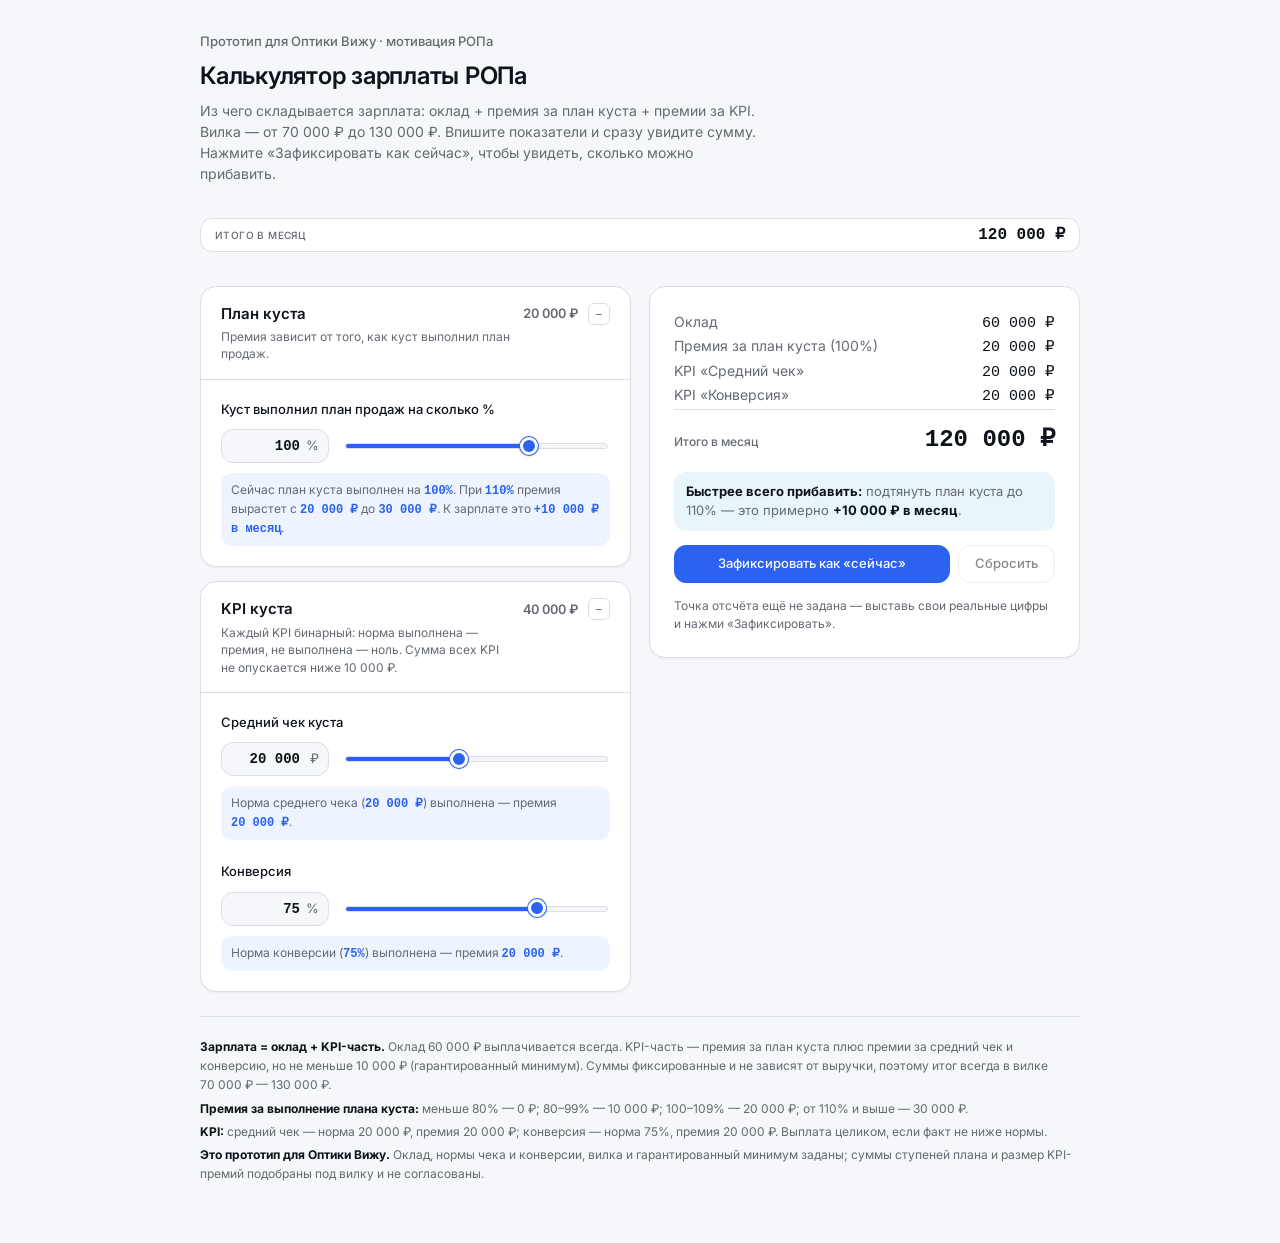
<file: rop-template/index.html>
<!doctype html>
<html lang="ru">
<head>
<meta charset="utf-8">
<meta name="viewport" content="width=device-width, initial-scale=1">
<meta name="robots" content="noindex, nofollow">
<title>Калькулятор зарплаты РОПа — прототип для Оптики Вижу</title>
<link rel="preconnect" href="https://fonts.googleapis.com">
<link rel="preconnect" href="https://fonts.gstatic.com" crossorigin>
<link href="https://fonts.googleapis.com/css2?family=Inter:wght@400;500;600;700&display=swap" rel="stylesheet">
<link rel="stylesheet" href="../assets/engine.css">
</head>
<body>
<div id="app"></div>
<script src="./norms.js"></script>
<script src="../assets/engine.js"></script>
<script>
(function () {
  var fmtMoney = MotivationCalculator.util.fmtMoney;
  var API = window.ROP_NORMS;
  var N = API.load();

  function planPart(s) { return API.stepAmount(N.ступени, s.planPct); }
  function checkDone(s) { return s.factCheck >= N.kpiЧек.план; }
  function convDone(s) { return s.factConv >= N.kpiКонверсия.план; }
  function checkPart(s) { return checkDone(s) ? N.kpiЧек.премия : 0; }
  function convPart(s) { return convDone(s) ? N.kpiКонверсия.премия : 0; }
  function kpiSum(s) { return planPart(s) + checkPart(s) + convPart(s); }
  function topUp(s) { return Math.max(0, N.минималкаKpi - kpiSum(s)); }
  function total(s) { return N.оклад + kpiSum(s) + topUp(s); }

  // Реальная прибавка к итогу, если подставить значения patch (с учётом минимума).
  function gain(s, patch) {
    return total(Object.assign({}, s, patch)) - total(s);
  }

  function gainText(g) {
    if (g > 0) return 'Дотянете — <span class="mono">+' + fmtMoney(g) + '</span>.';
    return 'Сейчас к зарплате это ничего не добавит: сумма KPI ещё ниже гарантированного минимума (<span class="mono">' + fmtMoney(N.минималкаKpi) + '</span>).';
  }

  function planHint(s) {
    var cur = planPart(s);
    var ns = API.nextStep(N.ступени, s.planPct);
    if (!ns) {
      return 'Куст в самой высокой ступени плана — премия максимальная, <span class="mono">' + fmtMoney(cur) + '</span>.';
    }
    var g = gain(s, { planPct: ns.порог });
    return 'Сейчас план куста выполнен на <span class="mono">' + s.planPct + '%</span>. При <span class="mono">' + ns.порог +
      '%</span> премия вырастет с <span class="mono">' + fmtMoney(cur) + '</span> до <span class="mono">' + fmtMoney(ns.сумма) + '</span>. ' +
      (g > 0 ? 'К зарплате это <span class="mono">+' + fmtMoney(g) + ' в месяц</span>.' : 'К зарплате пока ничего не добавит: сумма KPI ниже гарантированного минимума (<span class="mono">' + fmtMoney(N.минималкаKpi) + '</span>).');
  }

  function checkHint(s) {
    if (checkDone(s)) {
      return 'Норма среднего чека (<span class="mono">' + fmtMoney(N.kpiЧек.план) + '</span>) выполнена — премия <span class="mono">' + fmtMoney(N.kpiЧек.премия) + '</span>.';
    }
    return 'До нормы среднего чека не хватает <span class="mono">' + fmtMoney(N.kpiЧек.план - s.factCheck) + '</span>. ' +
      gainText(gain(s, { factCheck: N.kpiЧек.план }));
  }

  function convHint(s) {
    if (convDone(s)) {
      return 'Норма конверсии (<span class="mono">' + N.kpiКонверсия.план + '%</span>) выполнена — премия <span class="mono">' + fmtMoney(N.kpiКонверсия.премия) + '</span>.';
    }
    var gap = Math.round((N.kpiКонверсия.план - s.factConv) * 10) / 10;
    return 'До нормы конверсии не хватает <span class="mono">' + gap + ' п.п.</span> ' +
      gainText(gain(s, { factConv: N.kpiКонверсия.план }));
  }

  function stepsFootnote() {
    var steps = N.ступени.map(function (g, i) {
      if (i === 0) return 'меньше ' + (N.ступени[1] ? N.ступени[1].порог : 100) + '% — ' + fmtMoney(g.сумма);
      if (!N.ступени[i + 1]) return 'от ' + g.порог + '% и выше — ' + fmtMoney(g.сумма);
      return g.порог + '–' + (N.ступени[i + 1].порог - 1) + '% — ' + fmtMoney(g.сумма);
    });
    return '<strong>Премия за выполнение плана куста:</strong> ' + steps.join('; ') + '.';
  }

  var minTotal = N.оклад + N.минималкаKpi;
  var maxTotal = N.оклад + Math.max(N.минималкаKpi,
    N.ступени[N.ступени.length - 1].сумма + N.kpiЧек.премия + N.kpiКонверсия.премия);

  var role = {
    id: 'роп',
    label: 'РОП',
    groups: [
      {
        title: 'План куста',
        note: 'Премия зависит от того, как куст выполнил план продаж.',
        collapsible: true,
        sum: function (s) { return planPart(s); },
        fields: [
          { id: 'planPct', label: 'Куст выполнил план продаж на сколько %', unit: 'percent', key: true,
            min: 0, max: 140, step: 1, default: 100,
            marginal: function (s) { return planHint(s); } }
        ]
      },
      {
        title: 'KPI куста',
        note: 'Каждый KPI бинарный: норма выполнена — премия, не выполнена — ноль. Сумма всех KPI не опускается ниже ' + fmtMoney(N.минималкаKpi) + '.',
        collapsible: true,
        sum: function (s) { return checkPart(s) + convPart(s); },
        fields: [
          { id: 'factCheck', label: 'Средний чек куста', unit: 'money', key: true,
            min: 5000, max: 40000, step: 500, default: 20000,
            marginal: function (s) { return checkHint(s); } },
          { id: 'factConv', label: 'Конверсия', unit: 'percent', key: true,
            min: 0, max: 100, step: 1, default: 75,
            marginal: function (s) { return convHint(s); } }
        ]
      }
    ],
    compute: function (s) {
      var rows = [
        { label: 'Оклад', value: N.оклад },
        { label: 'Премия за план куста (' + s.planPct + '%)', value: planPart(s) },
        { label: 'KPI «Средний чек»' + (checkDone(s) ? '' : ' (не выполнен)'), value: checkPart(s) },
        { label: 'KPI «Конверсия»' + (convDone(s) ? '' : ' (не выполнен)'), value: convPart(s) }
      ];
      if (topUp(s) > 0) {
        rows.push({ label: 'Доплата до гарантированного минимума KPI', value: topUp(s) });
      }
      return { rows: rows, total: total(s) };
    },
    tip: function (c, s) {
      var moves = [];
      var ns = API.nextStep(N.ступени, s.planPct);
      if (ns) moves.push({ what: 'подтянуть план куста до ' + ns.порог + '%', money: gain(s, { planPct: ns.порог }) });
      if (!checkDone(s)) moves.push({ what: 'довести средний чек до нормы ' + fmtMoney(N.kpiЧек.план), money: gain(s, { factCheck: N.kpiЧек.план }) });
      if (!convDone(s)) moves.push({ what: 'довести конверсию до нормы ' + N.kpiКонверсия.план + '%', money: gain(s, { factConv: N.kpiКонверсия.план }) });
      if (!moves.length) {
        return '<strong>Дальше расти в этой модели некуда</strong> — премия за план максимальная, оба KPI выполнены.';
      }
      moves.sort(function (a, b) { return b.money - a.money; });
      var m = moves[0];
      if (m.money <= 0) {
        return '<strong>Пока сумма KPI ниже гарантированного минимума (' + fmtMoney(N.минималкаKpi) + ')</strong> — по одному показателю прибавки нет. Нужно выполнить сразу несколько.';
      }
      return '<strong>Быстрее всего прибавить:</strong> ' + m.what + ' — это примерно <strong>+' + fmtMoney(m.money) + ' в месяц</strong>.';
    }
  };

  MotivationCalculator.init({
    title: 'Калькулятор зарплаты РОПа',
    eyebrow: 'Прототип для Оптики Вижу · мотивация РОПа',
    favicon: '📈',
    lede: 'Из чего складывается зарплата: оклад + премия за план куста + премии за KPI. Вилка — от ' + fmtMoney(minTotal) + ' до ' + fmtMoney(maxTotal) + '. Впишите показатели и сразу увидите сумму. Нажмите «Зафиксировать как сейчас», чтобы увидеть, сколько можно прибавить.',
    footnotes: [
      '<strong>Зарплата = оклад + KPI-часть.</strong> Оклад ' + fmtMoney(N.оклад) + ' выплачивается всегда. KPI-часть — премия за план куста плюс премии за средний чек и конверсию, но не меньше ' + fmtMoney(N.минималкаKpi) + ' (гарантированный минимум). Суммы фиксированные и не зависят от выручки, поэтому итог всегда в вилке ' + fmtMoney(minTotal) + ' — ' + fmtMoney(maxTotal) + '.',
      stepsFootnote(),
      '<strong>KPI:</strong> средний чек — норма ' + fmtMoney(N.kpiЧек.план) + ', премия ' + fmtMoney(N.kpiЧек.премия) + '; конверсия — норма ' + N.kpiКонверсия.план + '%, премия ' + fmtMoney(N.kpiКонверсия.премия) + '. Выплата целиком, если факт не ниже нормы.',
      '<strong>Это прототип для Оптики Вижу.</strong> Оклад, нормы чека и конверсии, вилка и гарантированный минимум заданы; суммы ступеней плана и размер KPI-премий подобраны под вилку и не согласованы.'
    ],
    roles: [role]
  });
})();
</script>
</body>
</html>
</file>
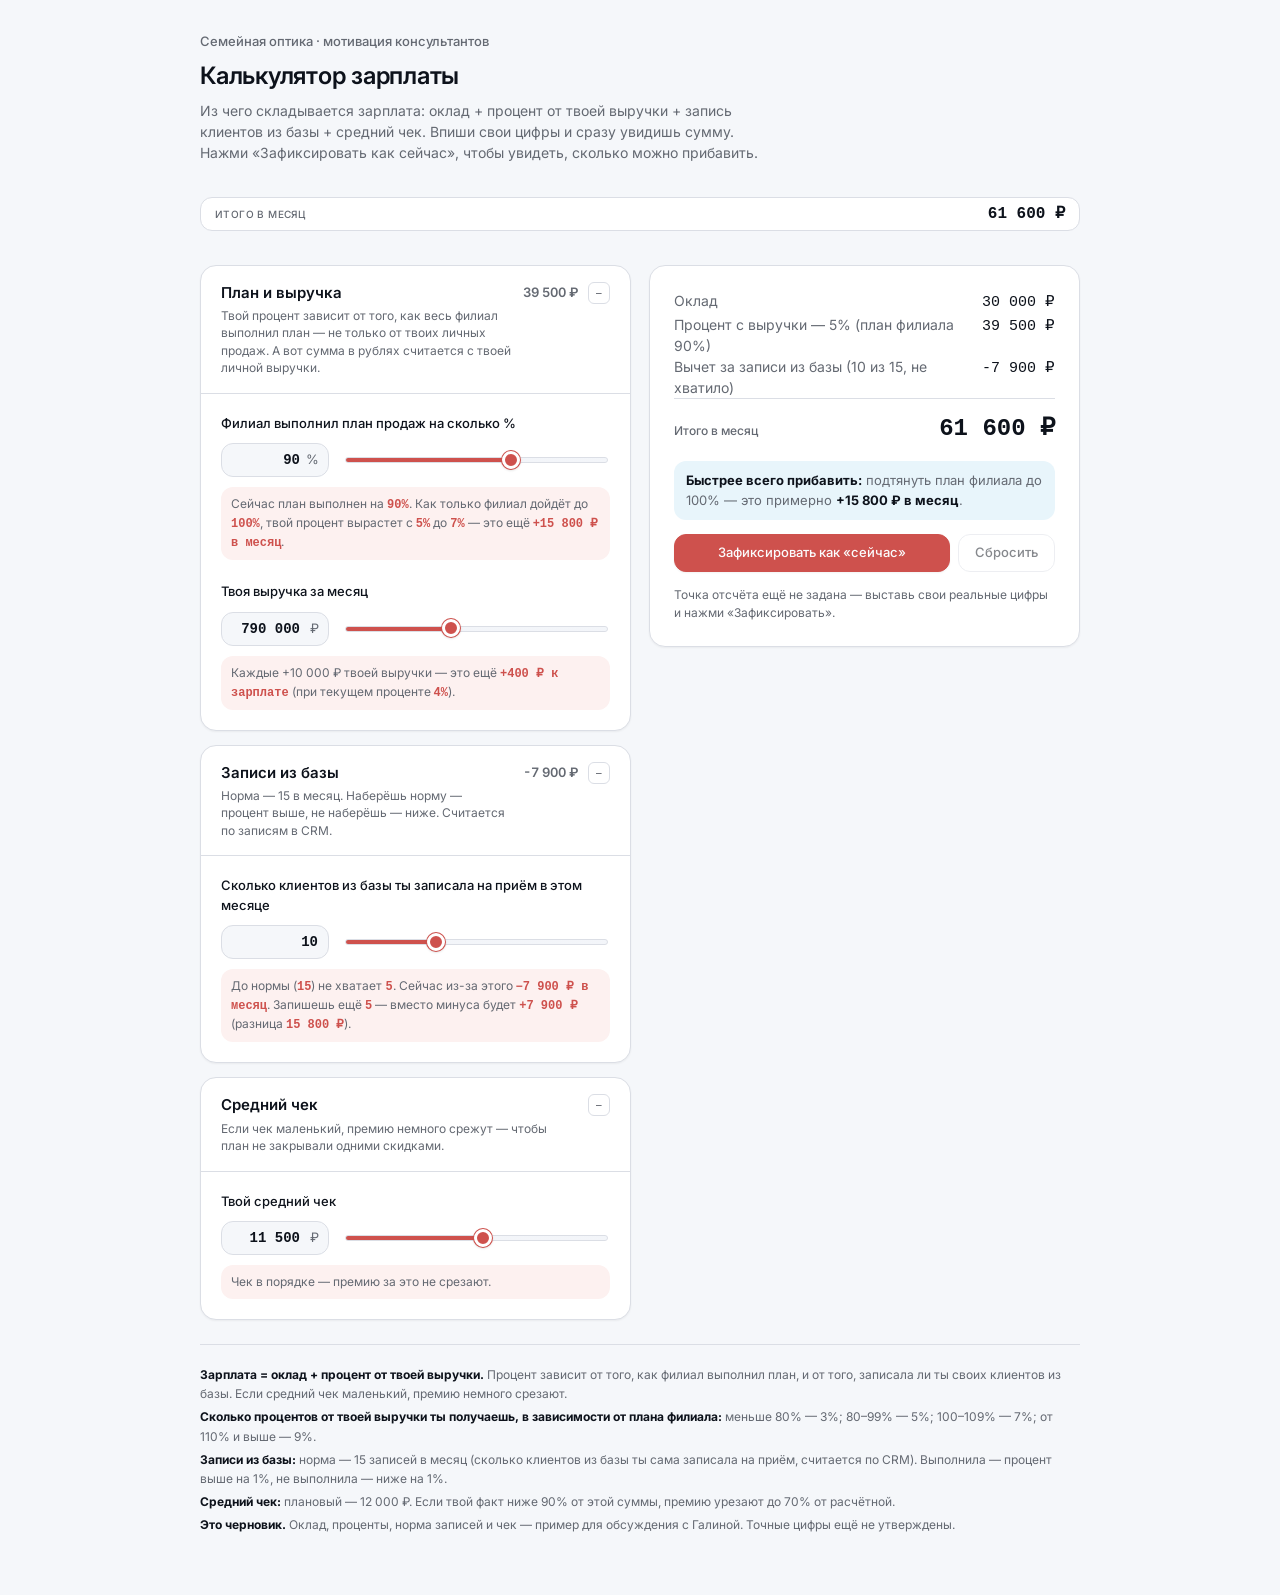
<file: semeynaya-optika/index.html>
<!doctype html>
<html lang="ru">
<head>
<meta charset="utf-8">
<meta name="viewport" content="width=device-width, initial-scale=1">
<title>Мотивация Семейной оптики</title>
<link rel="preconnect" href="https://fonts.googleapis.com">
<link rel="preconnect" href="https://fonts.gstatic.com" crossorigin>
<link href="https://fonts.googleapis.com/css2?family=Inter:wght@400;500;600;700&display=swap" rel="stylesheet">
<link rel="stylesheet" href="../assets/engine.css">
</head>
<body>
<div id="app"></div>
<script src="./norms.js"></script>
<script src="../assets/engine.js"></script>
<script>
(function () {
  var fmtMoney = MotivationCalculator.util.fmtMoney;
  var API = window.SO_NORMS;
  var N = API.load();

  function pct(x) { return (Math.round(x * 1000) / 10).toString().replace('.', ',') + '%'; }

  function checkPct(s) { return N.чек.план > 0 ? (s.factCheck / N.чек.план * 100) : 100; }
  function checkCutApplied(s) { return checkPct(s) < N.чек.порогДоли; }
  function checkCutMultiplier(s) { return checkCutApplied(s) ? (N.чек.урезаниеДо / 100) : 1; }

  function gradeOnlyRate(s) { return API.gradeRate(N.грейды, s.planPct); }
  function zapisiVypolnena(s) { return s.записиКоличество >= N.записи.норма; }
  function zapisiAdjustment(s) { return zapisiVypolnena(s) ? N.записи.надбавка : -N.записи.надбавка; }
  function totalRate(s) { return Math.max(0, gradeOnlyRate(s) + zapisiAdjustment(s)); }

  // Подсказка под полем «план филиала» — простыми словами, без «п.п.» и «грейда».
  function gradeHint(s) {
    var cur = API.gradeRate(N.грейды, s.planPct);
    var ng = API.nextGrade(N.грейды, s.planPct);
    if (!ng) {
      return 'Филиал уже в самой высокой ступени плана — у тебя максимальный процент, <span class="mono">' + pct(cur) + '</span>.';
    }
    var jump = (ng.ставка - cur) * s.revenue * checkCutMultiplier(s);
    return 'Сейчас план выполнен на <span class="mono">' + s.planPct + '%</span>. Как только филиал дойдёт до <span class="mono">' + ng.порог +
      '%</span>, твой процент вырастет с <span class="mono">' + pct(cur) + '</span> до <span class="mono">' + pct(ng.ставка) +
      '</span> — это ещё <span class="mono">+' + fmtMoney(jump) + ' в месяц</span>.';
  }

  // Подсказка под полем «средний чек».
  function checkHint(s) {
    var cp = checkPct(s);
    if (cp >= N.чек.порогДоли) {
      return 'Чек в порядке — премию за это не срезают.';
    }
    var neededCheck = N.чек.план * N.чек.порогДоли / 100;
    var gap = neededCheck - s.factCheck;
    var lost = totalRate(s) * s.revenue * (1 - N.чек.урезаниеДо / 100);
    return 'Чек маловат, поэтому премию срезают. Если он станет хотя бы <span class="mono">' + fmtMoney(neededCheck) +
      '</span> (не хватает <span class="mono">' + fmtMoney(gap) + '</span>) — вернёшь себе <span class="mono">+' + fmtMoney(lost) + ' в месяц</span>.';
  }

  // Подсказка под полем «твоя выручка» — на сколько живых рублей растёт зарплата.
  function revenueHint(s) {
    var gain = totalRate(s) * 10000 * checkCutMultiplier(s);
    return 'Каждые +10 000 ₽ твоей выручки — это ещё <span class="mono">+' + fmtMoney(gain) + ' к зарплате</span> (при текущем проценте <span class="mono">' + pct(totalRate(s)) + '</span>).';
  }

  // Подсказка под полем «сколько записала» — прогресс до нормы и эффект в рублях.
  function zapisiHint(s) {
    var effect = N.записи.надбавка * s.revenue * checkCutMultiplier(s);
    var swing = 2 * effect;
    if (zapisiVypolnena(s)) {
      return 'Норму (<span class="mono">' + N.записи.норма + '</span>) ты выполнила — это даёт тебе <span class="mono">+' + fmtMoney(effect) + ' в месяц</span>. Если в следующем месяце запишешь меньше <span class="mono">' + N.записи.норма + '</span> — вместо этого будет <span class="mono">−' + fmtMoney(effect) + '</span> (разница <span class="mono">' + fmtMoney(swing) + '</span>).';
    }
    var gap = N.записи.норма - s.записиКоличество;
    return 'До нормы (<span class="mono">' + N.записи.норма + '</span>) не хватает <span class="mono">' + gap + '</span>. Сейчас из-за этого <span class="mono">−' + fmtMoney(effect) +
      ' в месяц</span>. Запишешь ещё <span class="mono">' + gap + '</span> — вместо минуса будет <span class="mono">+' + fmtMoney(effect) + '</span> (разница <span class="mono">' + fmtMoney(swing) + '</span>).';
  }

  function gradeFootnote() {
    var steps = N.грейды.map(function (g, i) {
      if (i === 0) return 'меньше ' + (N.грейды[1] ? N.грейды[1].порог : 100) + '% — ' + pct(g.ставка);
      if (!N.грейды[i + 1]) return 'от ' + g.порог + '% и выше — ' + pct(g.ставка);
      return g.порог + '–' + (N.грейды[i + 1].порог - 1) + '% — ' + pct(g.ставка);
    });
    return '<strong>Сколько процентов от твоей выручки ты получаешь, в зависимости от плана филиала:</strong> ' + steps.join('; ') + '.';
  }

  var role = {
    id: 'консультант',
    label: 'Консультант',
    groups: [
      {
        title: 'План и выручка',
        note: 'Твой процент зависит от того, как весь филиал выполнил план — не только от твоих личных продаж. А вот сумма в рублях считается с твоей личной выручки.',
        collapsible: true,
        sum: function (s) { return gradeOnlyRate(s) * s.revenue * checkCutMultiplier(s); },
        fields: [
          { id: 'planPct', label: 'Филиал выполнил план продаж на сколько %', unit: 'percent', key: true,
            min: 0, max: 140, step: 1, default: 90,
            marginal: function (s) { return gradeHint(s); } },
          { id: 'revenue', label: 'Твоя выручка за месяц', unit: 'money', key: true,
            min: 0, max: 2000000, step: 10000, default: 790000,
            marginal: function (s) { return revenueHint(s); } }
        ]
      },
      {
        title: 'Записи из базы',
        note: 'Норма — ' + N.записи.норма + ' в месяц. Наберёшь норму — процент выше, не наберёшь — ниже. Считается по записям в CRM.',
        collapsible: true,
        sum: function (s) { return zapisiAdjustment(s) * s.revenue * checkCutMultiplier(s); },
        fields: [
          { id: 'записиКоличество', label: 'Сколько клиентов из базы ты записала на приём в этом месяце', unit: 'count', key: true,
            min: 0, max: 30, step: 1, default: 10,
            marginal: function (s) { return zapisiHint(s); } }
        ]
      },
      {
        title: 'Средний чек',
        note: 'Если чек маленький, премию немного срежут — чтобы план не закрывали одними скидками.',
        collapsible: true,
        sum: function (s) { var loss = totalRate(s) * s.revenue * (1 - checkCutMultiplier(s)); return loss > 1 ? -loss : 0; },
        fields: [
          { id: 'factCheck', label: 'Твой средний чек', unit: 'money', key: true,
            min: 2000, max: 20000, step: 100, default: 11500,
            marginal: function (s) { return checkHint(s); } }
        ]
      }
    ],
    compute: function (s) {
      var gradeRate = gradeOnlyRate(s);
      var adj = zapisiAdjustment(s);
      var rate = totalRate(s);
      var cutMult = checkCutMultiplier(s);

      var grossBonus = rate * s.revenue;
      var bonus = grossBonus * cutMult;
      var cutLoss = grossBonus - bonus;

      var rows = [
        { label: 'Оклад', value: N.оклад },
        { label: 'Процент с выручки — ' + pct(gradeRate) + ' (план филиала ' + s.planPct + '%)', value: gradeRate * s.revenue * cutMult },
        { label: zapisiVypolnena(s) ? 'Прибавка за записи из базы (' + s.записиКоличество + ' из ' + N.записи.норма + ', норма выполнена)' : 'Вычет за записи из базы (' + s.записиКоличество + ' из ' + N.записи.норма + ', не хватило)', value: adj * s.revenue * cutMult }
      ];
      if (cutLoss > 1) {
        rows.push({ label: '— минус за маленький чек', value: -cutLoss });
      }

      return {
        rows: rows,
        total: N.оклад + bonus,
        rate: rate, gradeRate: gradeRate, cutApplied: checkCutApplied(s), cutLoss: cutLoss
      };
    },
    tip: function (c, s) {
      var moves = [];
      var ng = API.nextGrade(N.грейды, s.planPct);
      if (ng) {
        moves.push({
          what: 'подтянуть план филиала до ' + ng.порог + '%',
          money: (ng.ставка - c.gradeRate) * s.revenue * checkCutMultiplier(s)
        });
      }
      if (!zapisiVypolnena(s)) {
        moves.push({
          what: 'записать ещё ' + (N.записи.норма - s.записиКоличество) + ' клиентов из базы, чтобы дотянуть до нормы ' + N.записи.норма,
          money: 2 * N.записи.надбавка * s.revenue * checkCutMultiplier(s)
        });
      }
      if (c.cutApplied) {
        moves.push({ what: 'поднять средний чек, чтобы премию не срезали', money: c.cutLoss });
      }
      if (!moves.length) {
        return '<strong>Дальше расти в этой модели некуда</strong> — процент уже максимальный, норма по записям выполнена, чек в порядке.';
      }
      moves.sort(function (a, b) { return b.money - a.money; });
      var m = moves[0];
      return '<strong>Быстрее всего прибавить:</strong> ' + m.what + ' — это примерно <strong>+' + fmtMoney(m.money) + ' в месяц</strong>.';
    }
  };

  MotivationCalculator.init({
    title: 'Калькулятор зарплаты',
    eyebrow: 'Семейная оптика · мотивация консультантов',
    favicon: '👨‍👩‍👧',
    theme: { accent: 'oklch(0.6 0.16 25)', accentDark: 'oklch(0.72 0.14 25)' },
    lede: 'Из чего складывается зарплата: оклад + процент от твоей выручки + запись клиентов из базы + средний чек. Впиши свои цифры и сразу увидишь сумму. Нажми «Зафиксировать как сейчас», чтобы увидеть, сколько можно прибавить.',
    footnotes: [
      '<strong>Зарплата = оклад + процент от твоей выручки.</strong> Процент зависит от того, как филиал выполнил план, и от того, записала ли ты своих клиентов из базы. Если средний чек маленький, премию немного срезают.',
      gradeFootnote(),
      '<strong>Записи из базы:</strong> норма — ' + N.записи.норма + ' записей в месяц (сколько клиентов из базы ты сама записала на приём, считается по CRM). Выполнила — процент выше на ' + pct(N.записи.надбавка) + ', не выполнила — ниже на ' + pct(N.записи.надбавка) + '.',
      '<strong>Средний чек:</strong> плановый — ' + fmtMoney(N.чек.план) + '. Если твой факт ниже ' + N.чек.порогДоли + '% от этой суммы, премию урезают до ' + N.чек.урезаниеДо + '% от расчётной.',
      '<strong>Это черновик.</strong> Оклад, проценты, норма записей и чек — пример для обсуждения с Галиной. Точные цифры ещё не утверждены.'
    ],
    roles: [role]
  });
})();
</script>
</body>
</html>
</file>
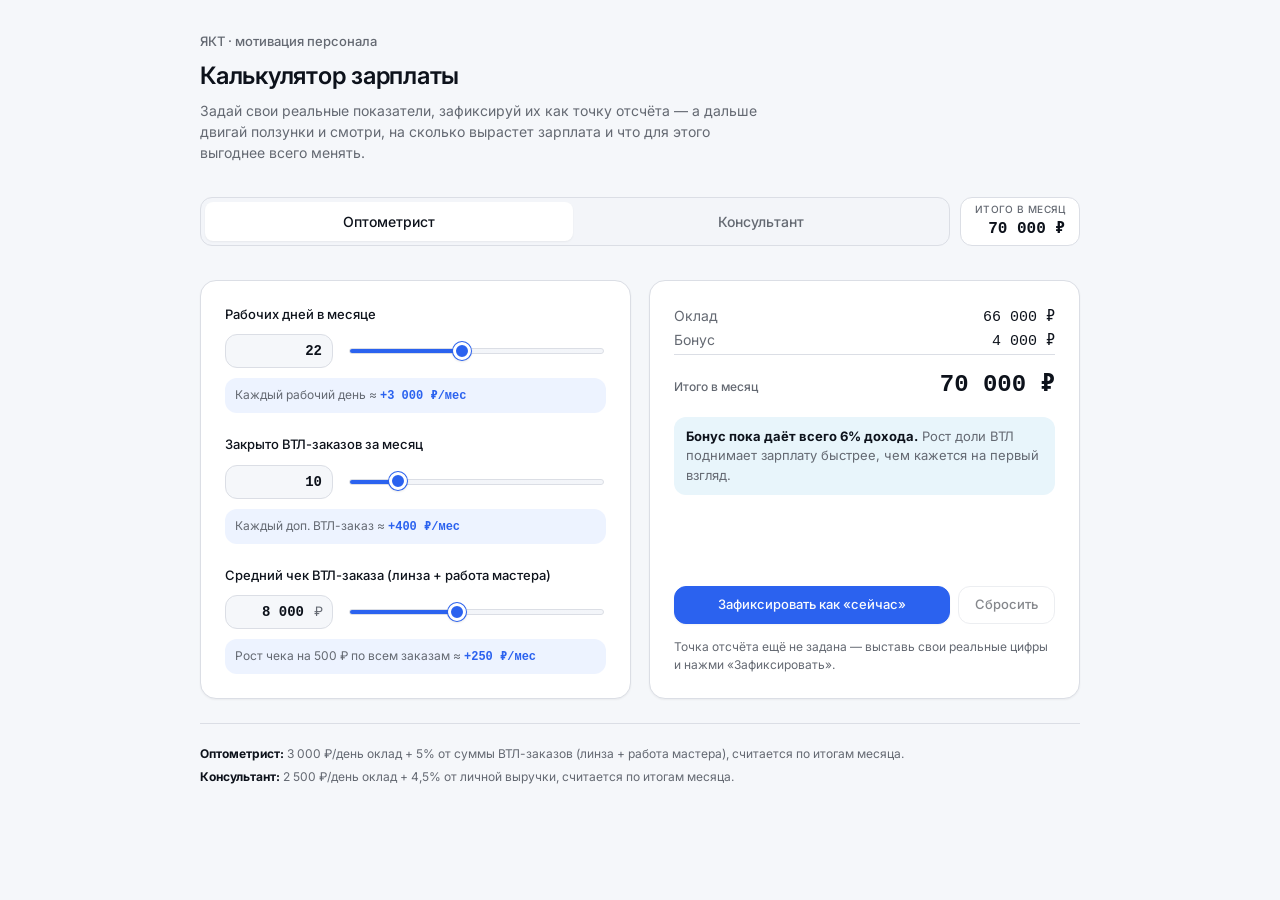
<file: yakt/index.html>
<!doctype html>
<html lang="ru">
<head>
<meta charset="utf-8">
<meta name="viewport" content="width=device-width, initial-scale=1">
<title>Мотивация ЯКТ</title>
<link rel="preconnect" href="https://fonts.googleapis.com">
<link rel="preconnect" href="https://fonts.gstatic.com" crossorigin>
<link href="https://fonts.googleapis.com/css2?family=Inter:wght@400;500;600;700&display=swap" rel="stylesheet">
<link rel="stylesheet" href="../assets/engine.css">
</head>
<body>
<div id="app"></div>
<script src="../assets/engine.js"></script>
<script>
  MotivationCalculator.init({
    title: 'Калькулятор зарплаты',
    eyebrow: 'ЯКТ · мотивация персонала',
    favicon: '👓',
    lede: 'Задай свои реальные показатели, зафиксируй их как точку отсчёта — а дальше двигай ползунки и смотри, на сколько вырастет зарплата и что для этого выгоднее всего менять.',
    footnotes: [
      '<strong>Оптометрист:</strong> 3 000 ₽/день оклад + 5% от суммы ВТЛ-заказов (линза + работа мастера), считается по итогам месяца.',
      '<strong>Консультант:</strong> 2 500 ₽/день оклад + 4,5% от личной выручки, считается по итогам месяца.'
    ],
    roles: [
      {
        id: 'optometrist',
        label: 'Оптометрист',
        fields: [
          { id: 'days', label: 'Рабочих дней в месяце', unit: 'count', min: 15, max: 31, step: 1, default: 22,
            marginalLabel: 'Каждый рабочий день', marginal: function () { return 3000; } },
          { id: 'orders', label: 'Закрыто ВТЛ-заказов за месяц', unit: 'count', min: 0, max: 60, step: 1, default: 10,
            marginalLabel: 'Каждый доп. ВТЛ-заказ', marginal: function (s) { return s.check * 0.05; } },
          { id: 'check', label: 'Средний чек ВТЛ-заказа (линза + работа мастера)', unit: 'money', min: 3000, max: 15000, step: 250, default: 8000,
            marginalLabel: 'Рост чека на 500 ₽ по всем заказам', marginal: function (s) { return s.orders * 500 * 0.05; } }
        ],
        compute: function (s) {
          var base = s.days * 3000;
          var bonus = s.orders * s.check * 0.05;
          return { rows: [{ label: 'Оклад', value: base }, { label: 'Бонус', value: bonus }], total: base + bonus, bonusShare: (base + bonus) > 0 ? bonus / (base + bonus) : 0 };
        },
        tip: function (c) {
          var pct = Math.round(c.bonusShare * 100);
          if (c.bonusShare < 0.12) return '<strong>Бонус пока даёт всего ' + pct + '% дохода.</strong> Рост доли ВТЛ поднимает зарплату быстрее, чем кажется на первый взгляд.';
          if (c.bonusShare < 0.35) return 'Бонус уже даёт <strong>' + pct + '%</strong> дохода — это твой главный рычаг роста зарплаты.';
          return '<strong>' + pct + '%</strong> дохода — уже бонус. Ты близко к максимуму того, что даёт эта модель.';
        }
      },
      {
        id: 'consultant',
        label: 'Консультант',
        fields: [
          { id: 'days', label: 'Рабочих дней в месяце', unit: 'count', min: 15, max: 31, step: 1, default: 22,
            marginalLabel: 'Каждый рабочий день', marginal: function () { return 2500; } },
          { id: 'revenue', label: 'Личная выручка за месяц', unit: 'money', min: 0, max: 500000, step: 5000, default: 150000,
            marginalLabel: 'Каждые +10 000 ₽ выручки', marginal: function () { return 10000 * 0.045; } }
        ],
        compute: function (s) {
          var base = s.days * 2500;
          var bonus = s.revenue * 0.045;
          return { rows: [{ label: 'Оклад', value: base }, { label: 'Бонус', value: bonus }], total: base + bonus, bonusShare: (base + bonus) > 0 ? bonus / (base + bonus) : 0 };
        },
        tip: function (c) {
          var pct = Math.round(c.bonusShare * 100);
          if (c.bonusShare < 0.12) return '<strong>Бонус пока даёт всего ' + pct + '% дохода.</strong> Рост личной выручки поднимает зарплату быстрее, чем кажется на первый взгляд.';
          if (c.bonusShare < 0.35) return 'Бонус уже даёт <strong>' + pct + '%</strong> дохода — это твой главный рычаг роста зарплаты.';
          return '<strong>' + pct + '%</strong> дохода — уже бонус. Ты близко к максимуму того, что даёт эта модель.';
        }
      }
    ]
  });
</script>
</body>
</html>
</file>
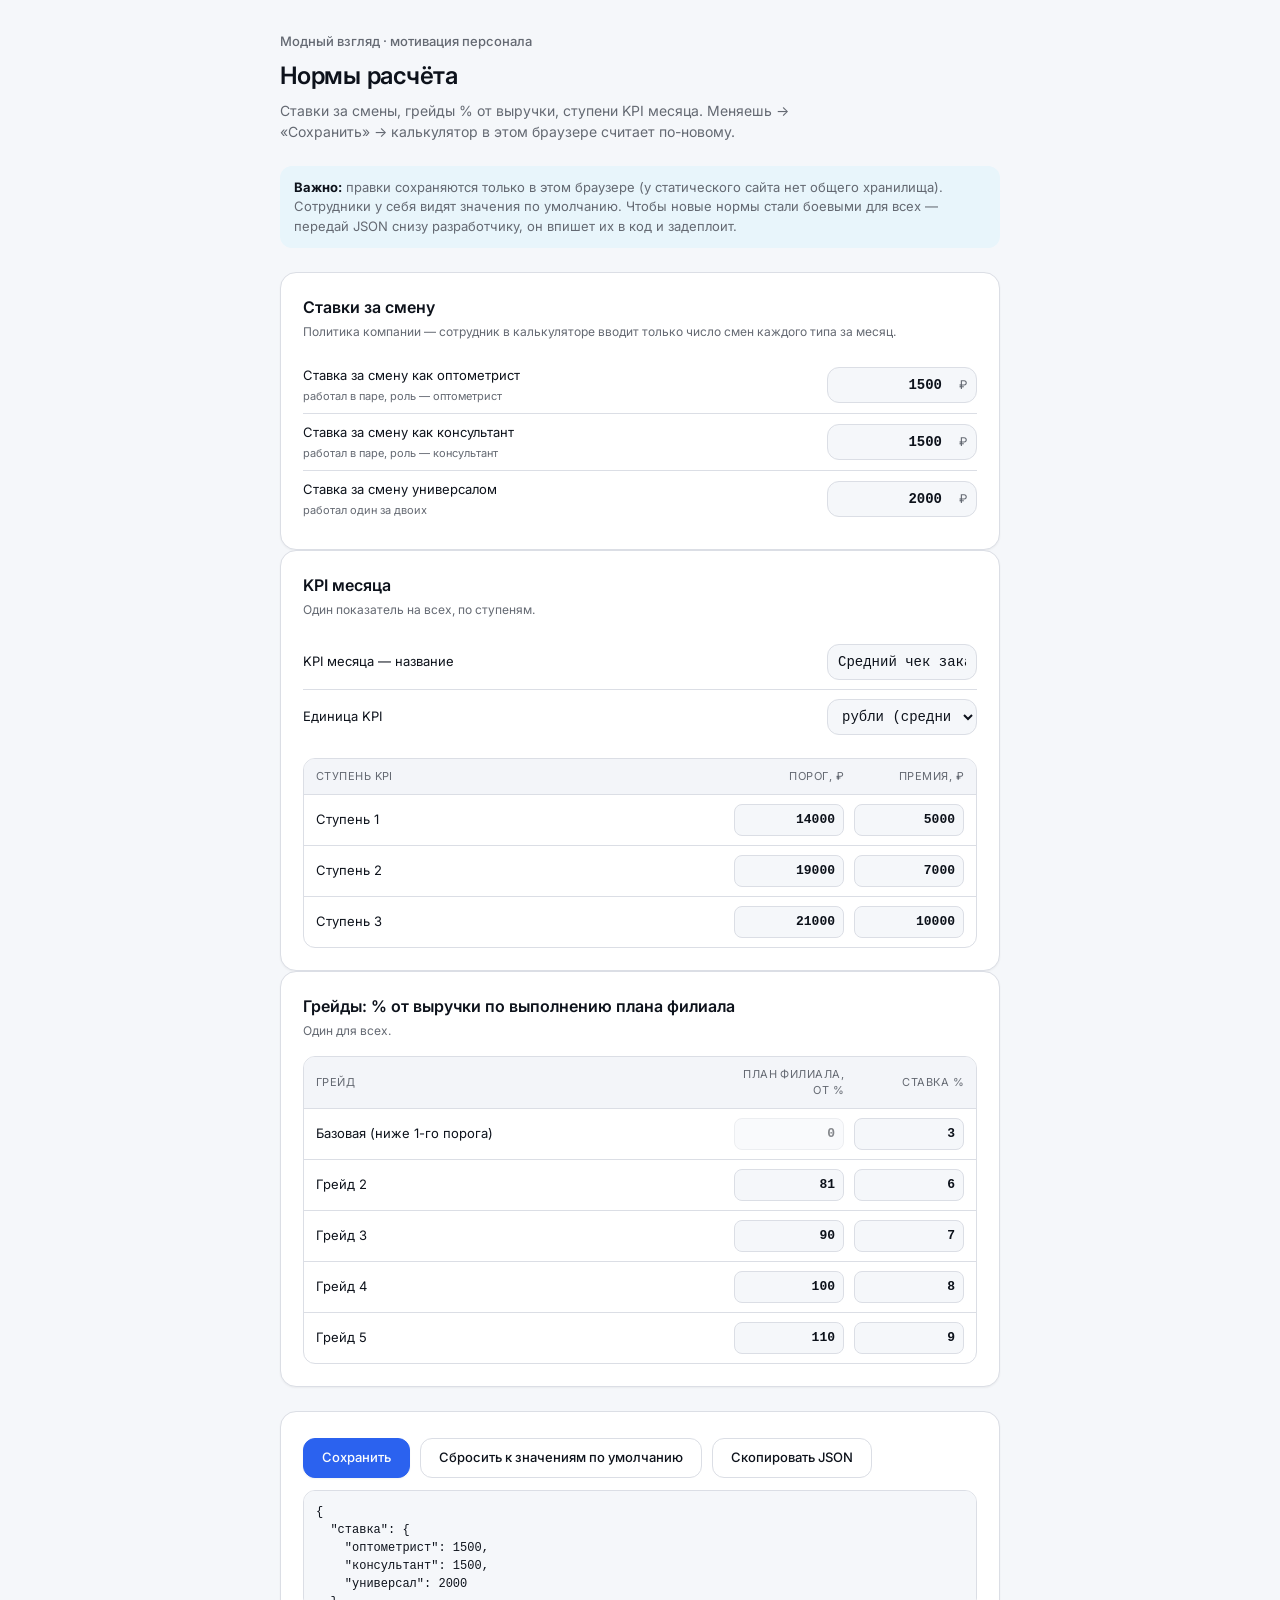
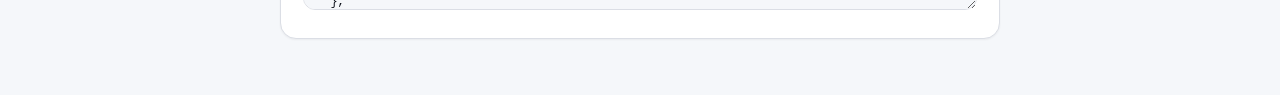
<file: modnyy-vzglyad/settings/index.html>
<!doctype html>
<html lang="ru">
<head>
<meta charset="utf-8">
<meta name="viewport" content="width=device-width, initial-scale=1">
<title>Модный взгляд — нормы</title>
<link rel="preconnect" href="https://fonts.googleapis.com">
<link rel="preconnect" href="https://fonts.gstatic.com" crossorigin>
<link href="https://fonts.googleapis.com/css2?family=Inter:wght@400;500;600;700&display=swap" rel="stylesheet">
<link rel="stylesheet" href="../../assets/engine.css">
<style>
  .app { max-width: 760px; }
  .note {
    margin: 0; font-size: 0.8125rem; color: var(--muted-foreground);
    background: color-mix(in oklab, var(--info) 10%, var(--card));
    border-radius: var(--radius-lg); padding: 12px 14px; line-height: 1.5;
  }
  .note strong { color: var(--foreground); }
  .section {
    background: var(--card); border: 1px solid var(--border);
    border-radius: var(--radius-xl); padding: 22px; box-shadow: var(--shadow-sm);
  }
  .section h2 { margin: 0 0 4px; font-size: 1rem; font-weight: 600; }
  .section .sub { margin: 0 0 16px; font-size: 0.75rem; color: var(--muted-foreground); }
  .norm-row {
    display: grid; grid-template-columns: 1fr 150px; align-items: center; gap: 12px;
    padding: 9px 0; border-top: 1px solid var(--border);
  }
  .norm-row:first-of-type { border-top: none; }
  .norm-row label { font-size: 0.8125rem; }
  .norm-row .hint { display: block; font-size: 0.6875rem; color: var(--muted-foreground); margin-top: 2px; }
  .norm-input-wrap { position: relative; }
  .norm-input {
    width: 100%; height: 36px; padding: 0 34px 0 10px;
    border: 1px solid var(--border); border-radius: var(--radius-lg);
    background: var(--background); color: var(--foreground);
    font: inherit; font-family: ui-monospace, "SF Mono", Menlo, Consolas, monospace;
    font-size: 0.875rem; font-weight: 600; text-align: right;
  }
  .norm-input:focus { outline: none; border-color: var(--primary); box-shadow: 0 0 0 3px color-mix(in oklab, var(--primary) 20%, transparent); }
  .norm-input.changed { border-color: var(--good); background: color-mix(in oklab, var(--good) 12%, var(--background)); }
  .norm-unit { position: absolute; right: 10px; top: 50%; transform: translateY(-50%); font-size: 0.75rem; color: var(--muted-foreground); pointer-events: none; }
  select.norm-input { text-align: left; padding-right: 10px; font-weight: 500; }

  .grades { margin-top: 14px; border: 1px solid var(--border); border-radius: var(--radius-lg); overflow: hidden; }
  .grades .grow {
    display: grid; grid-template-columns: 1fr 110px 110px; gap: 10px; align-items: center;
    padding: 9px 12px; border-top: 1px solid var(--border);
  }
  .grades .grow:first-child { border-top: none; background: var(--muted); font-size: 0.6875rem; text-transform: uppercase; letter-spacing: 0.04em; color: var(--muted-foreground); }
  .grades .glabel { font-size: 0.8125rem; }
  .grades input {
    width: 100%; height: 32px; padding: 0 8px; text-align: right;
    border: 1px solid var(--border); border-radius: 8px; background: var(--background);
    color: var(--foreground); font: inherit; font-family: ui-monospace, Menlo, monospace; font-size: 0.8125rem; font-weight: 600;
  }
  .grades input:focus { outline: none; border-color: var(--primary); }

  .actions { display: flex; flex-wrap: wrap; gap: 10px; align-items: center; margin-top: 4px; }
  .actions button {
    font: inherit; font-weight: 500; font-size: 0.8125rem; height: 40px; padding: 0 18px;
    border-radius: var(--radius-lg); cursor: pointer; border: 1px solid var(--border);
    background: var(--card); color: var(--foreground);
  }
  .actions button.primary { background: var(--primary); color: var(--primary-foreground); border-color: var(--primary); box-shadow: var(--shadow-sm); }
  .actions button:active { transform: scale(0.98); }
  .status { font-size: 0.8125rem; color: var(--excellent-text); font-weight: 500; }
  .status:empty { display: none; }
  textarea.json {
    width: 100%; min-height: 120px; margin-top: 12px; padding: 12px;
    border: 1px solid var(--border); border-radius: var(--radius-lg);
    background: var(--background); color: var(--foreground);
    font-family: ui-monospace, Menlo, Consolas, monospace; font-size: 0.75rem; line-height: 1.5; resize: vertical;
  }
</style>
</head>
<body>
<div id="app">
  <div class="app">
    <div class="hero">
      <p class="eyebrow">Модный взгляд · мотивация персонала</p>
      <h1>Нормы расчёта</h1>
      <p class="lede">Ставки за смены, грейды % от выручки, ступени KPI месяца. Меняешь → «Сохранить» → калькулятор в этом браузере считает по-новому.</p>
    </div>

    <p class="note">
      <strong>Важно:</strong> правки сохраняются только в этом браузере (у статического сайта нет общего хранилища).
      Сотрудники у себя видят значения по умолчанию. Чтобы новые нормы стали боевыми для всех — передай JSON снизу
      разработчику, он впишет их в код и задеплоит.
    </p>

    <div id="sections"></div>

    <div class="section">
      <div class="actions">
        <button type="button" class="primary" id="save">Сохранить</button>
        <button type="button" id="reset">Сбросить к значениям по умолчанию</button>
        <button type="button" id="copy">Скопировать JSON</button>
        <span class="status" id="status"></span>
      </div>
      <textarea class="json" id="json" readonly aria-label="JSON норм"></textarea>
    </div>
  </div>
</div>

<script src="../norms.js"></script>
<script>
(function () {
  var API = window.MV_NORMS;
  var defaults = API.DEFAULT_NORMS;
  var current = API.load();

  var inputs = [];   // {get:()=>value, set:(v), isDefault:()=>bool, path}
  var jsonBox = document.getElementById('json');

  function parseNum(raw) {
    var v = parseFloat(String(raw).replace(/\s/g, '').replace(',', '.'));
    return isNaN(v) ? null : v;
  }
  function fmtNum(n) { return String(n).replace('.', ','); }

  // Собрать полный объект норм из полей формы.
  function collect() {
    var out = JSON.parse(JSON.stringify(API.DEFAULT_NORMS));
    inputs.forEach(function (f) { f.apply(out); });
    return out;
  }
  function refreshJson() { jsonBox.value = JSON.stringify(collect(), null, 2); }

  function markChanged(el, isDef) { el.classList.toggle('changed', !isDef()); refreshJson(); }

  function moneyRow(box, label, hint, field, defVal) {
    var wrap = document.createElement('div'); wrap.className = 'norm-row';
    var lab = document.createElement('label'); lab.textContent = label;
    if (hint) { var h = document.createElement('span'); h.className = 'hint'; h.textContent = hint; lab.appendChild(h); }
    var iw = document.createElement('div'); iw.className = 'norm-input-wrap';
    var inp = document.createElement('input'); inp.className = 'norm-input'; inp.type = 'text'; inp.inputMode = 'decimal';
    inp.value = fmtNum(getPath(current, field));
    var u = document.createElement('span'); u.className = 'norm-unit'; u.textContent = '₽';
    iw.appendChild(inp); iw.appendChild(u);
    var isDef = function () { var v = parseNum(inp.value); return v !== null && v === defVal; };
    inp.addEventListener('input', function () { markChanged(inp, isDef); });
    inputs.push({ apply: function (o) { var v = parseNum(inp.value); setPath(o, field, v === null ? defVal : v); } });
    markChanged(inp, isDef);
    wrap.appendChild(lab); wrap.appendChild(iw); box.appendChild(wrap);
  }

  function kpiRows(box) {
    var d = defaults.kpi, c = current.kpi;

    // label
    var r1 = document.createElement('div'); r1.className = 'norm-row';
    r1.innerHTML = '<label>KPI месяца — название</label>';
    var iw1 = document.createElement('div'); iw1.className = 'norm-input-wrap';
    var labInp = document.createElement('input'); labInp.className = 'norm-input'; labInp.type = 'text';
    labInp.style.textAlign = 'left'; labInp.style.fontWeight = '500'; labInp.style.paddingRight = '10px';
    labInp.value = c.label;
    iw1.appendChild(labInp); r1.appendChild(iw1); box.appendChild(r1);
    labInp.addEventListener('input', function () { markChanged(labInp, function () { return labInp.value === d.label; }); });
    inputs.push({ apply: function (o) { o.kpi.label = labInp.value || d.label; } });

    // unit
    var r2 = document.createElement('div'); r2.className = 'norm-row';
    r2.innerHTML = '<label>Единица KPI</label>';
    var sel = document.createElement('select'); sel.className = 'norm-input';
    sel.innerHTML = '<option value="money">рубли (средний чек)</option><option value="percent">проценты (конверсия)</option>';
    sel.value = c.unit;
    r2.appendChild(sel); box.appendChild(r2);
    sel.addEventListener('change', function () { markChanged(sel, function () { return sel.value === d.unit; }); refreshJson(); });
    inputs.push({ apply: function (o) { o.kpi.unit = sel.value; } });

    // ступени (порог → премия), по аналогии с грейдами
    var wrap = document.createElement('div'); wrap.className = 'grades';
    var head = document.createElement('div'); head.className = 'grow';
    head.innerHTML = '<span>Ступень KPI</span><span style="text-align:right">Порог, ₽</span><span style="text-align:right">Премия, ₽</span>';
    wrap.appendChild(head);

    c.ступени.forEach(function (step, i) {
      var row = document.createElement('div'); row.className = 'grow';
      var name = document.createElement('span'); name.className = 'glabel';
      name.textContent = 'Ступень ' + (i + 1);
      var por = document.createElement('input'); por.type = 'text'; por.inputMode = 'decimal';
      por.value = fmtNum(step.порог);
      var prm = document.createElement('input'); prm.type = 'text'; prm.inputMode = 'decimal';
      prm.value = fmtNum(step.премия);

      function chk() {
        var dp = d.ступени[i] ? d.ступени[i].порог : null, dpr = d.ступени[i] ? d.ступени[i].премия : null;
        por.classList.toggle('changed', parseNum(por.value) !== dp);
        prm.classList.toggle('changed', parseNum(prm.value) !== dpr);
        refreshJson();
      }
      por.addEventListener('input', chk); prm.addEventListener('input', chk);

      inputs.push({ apply: function (o) {
        var p = parseNum(por.value); p = p === null ? (d.ступени[i] ? d.ступени[i].порог : 0) : p;
        var pr = parseNum(prm.value); pr = pr === null ? (d.ступени[i] ? d.ступени[i].премия : 0) : pr;
        o.kpi.ступени[i] = { порог: p, премия: pr };
      } });

      row.appendChild(name); row.appendChild(por); row.appendChild(prm);
      wrap.appendChild(row);
      chk();
    });

    box.appendChild(wrap);
  }

  function gradesEditor(box) {
    var dG = defaults.грейды, cG = current.грейды;
    var wrap = document.createElement('div'); wrap.className = 'grades';

    var head = document.createElement('div'); head.className = 'grow';
    head.innerHTML = '<span>Грейд</span><span style="text-align:right">План филиала, от %</span><span style="text-align:right">Ставка %</span>';
    wrap.appendChild(head);

    cG.forEach(function (g, i) {
      var row = document.createElement('div'); row.className = 'grow';
      var name = document.createElement('span'); name.className = 'glabel';
      name.textContent = i === 0 ? 'Базовая (ниже 1-го порога)' : 'Грейд ' + (i + 1);
      var por = document.createElement('input'); por.type = 'text'; por.inputMode = 'decimal';
      por.value = fmtNum(g.порог);
      if (i === 0) { por.value = '0'; por.disabled = true; por.style.opacity = '0.5'; }
      var stv = document.createElement('input'); stv.type = 'text'; stv.inputMode = 'decimal';
      stv.value = fmtNum(Math.round(g.ставка * 1000) / 10);

      function chk() {
        var dp = dG[i] ? dG[i].порог : null, ds = dG[i] ? Math.round(dG[i].ставка * 1000) / 10 : null;
        por.classList.toggle('changed', parseNum(por.value) !== dp);
        stv.classList.toggle('changed', parseNum(stv.value) !== ds);
        refreshJson();
      }
      por.addEventListener('input', chk); stv.addEventListener('input', chk);

      inputs.push({ apply: function (o) {
        var p = i === 0 ? 0 : (parseNum(por.value) === null ? (dG[i] ? dG[i].порог : 0) : parseNum(por.value));
        var s = parseNum(stv.value); s = s === null ? (dG[i] ? dG[i].ставка * 100 : 0) : s;
        o.грейды[i] = { порог: p, ставка: Math.round(s * 10) / 1000 };
      } });

      row.appendChild(name); row.appendChild(por); row.appendChild(stv);
      wrap.appendChild(row);
      chk();
    });

    box.appendChild(wrap);
  }

  function getPath(obj, keys) { return keys.reduce(function (o, k) { return o == null ? o : o[k]; }, obj); }
  function setPath(obj, keys, val) {
    var last = keys[keys.length - 1];
    var t = keys.slice(0, -1).reduce(function (o, k) { if (!o[k]) o[k] = {}; return o[k]; }, obj);
    t[last] = val;
  }

  var host = document.getElementById('sections');

  var ratesBox = document.createElement('div'); ratesBox.className = 'section';
  ratesBox.innerHTML = '<h2>Ставки за смену</h2><p class="sub">Политика компании — сотрудник в калькуляторе вводит только число смен каждого типа за месяц.</p>';
  moneyRow(ratesBox, 'Ставка за смену как оптометрист', 'работал в паре, роль — оптометрист', ['ставка', 'оптометрист'], defaults.ставка.оптометрист);
  moneyRow(ratesBox, 'Ставка за смену как консультант', 'работал в паре, роль — консультант', ['ставка', 'консультант'], defaults.ставка.консультант);
  moneyRow(ratesBox, 'Ставка за смену универсалом', 'работал один за двоих', ['ставка', 'универсал'], defaults.ставка.универсал);
  host.appendChild(ratesBox);

  var kpiBox = document.createElement('div'); kpiBox.className = 'section';
  kpiBox.innerHTML = '<h2>KPI месяца</h2><p class="sub">Один показатель на всех, по ступеням.</p>';
  kpiRows(kpiBox);
  host.appendChild(kpiBox);

  var gradesBox = document.createElement('div'); gradesBox.className = 'section';
  gradesBox.innerHTML = '<h2>Грейды: % от выручки по выполнению плана филиала</h2><p class="sub">Один для всех.</p>';
  gradesEditor(gradesBox);
  host.appendChild(gradesBox);

  refreshJson();

  var status = document.getElementById('status');
  function flash(m) { status.textContent = m; setTimeout(function () { if (status.textContent === m) status.textContent = ''; }, 2600); }

  document.getElementById('save').addEventListener('click', function () {
    flash(API.save(collect()) ? 'Сохранено — калькулятор в этом браузере считает по новым нормам.' : 'Не удалось сохранить (браузер блокирует хранилище).');
  });
  document.getElementById('reset').addEventListener('click', function () {
    API.reset(); location.reload();
  });
  document.getElementById('copy').addEventListener('click', function () {
    jsonBox.select();
    if (navigator.clipboard) { navigator.clipboard.writeText(jsonBox.value).then(function () { flash('JSON скопирован.'); }, function () {}); return; }
    var ok = false; try { ok = document.execCommand('copy'); } catch (e) {}
    flash(ok ? 'JSON скопирован.' : 'Выдели текст и скопируй вручную.');
  });
})();
</script>
</body>
</html>
</file>
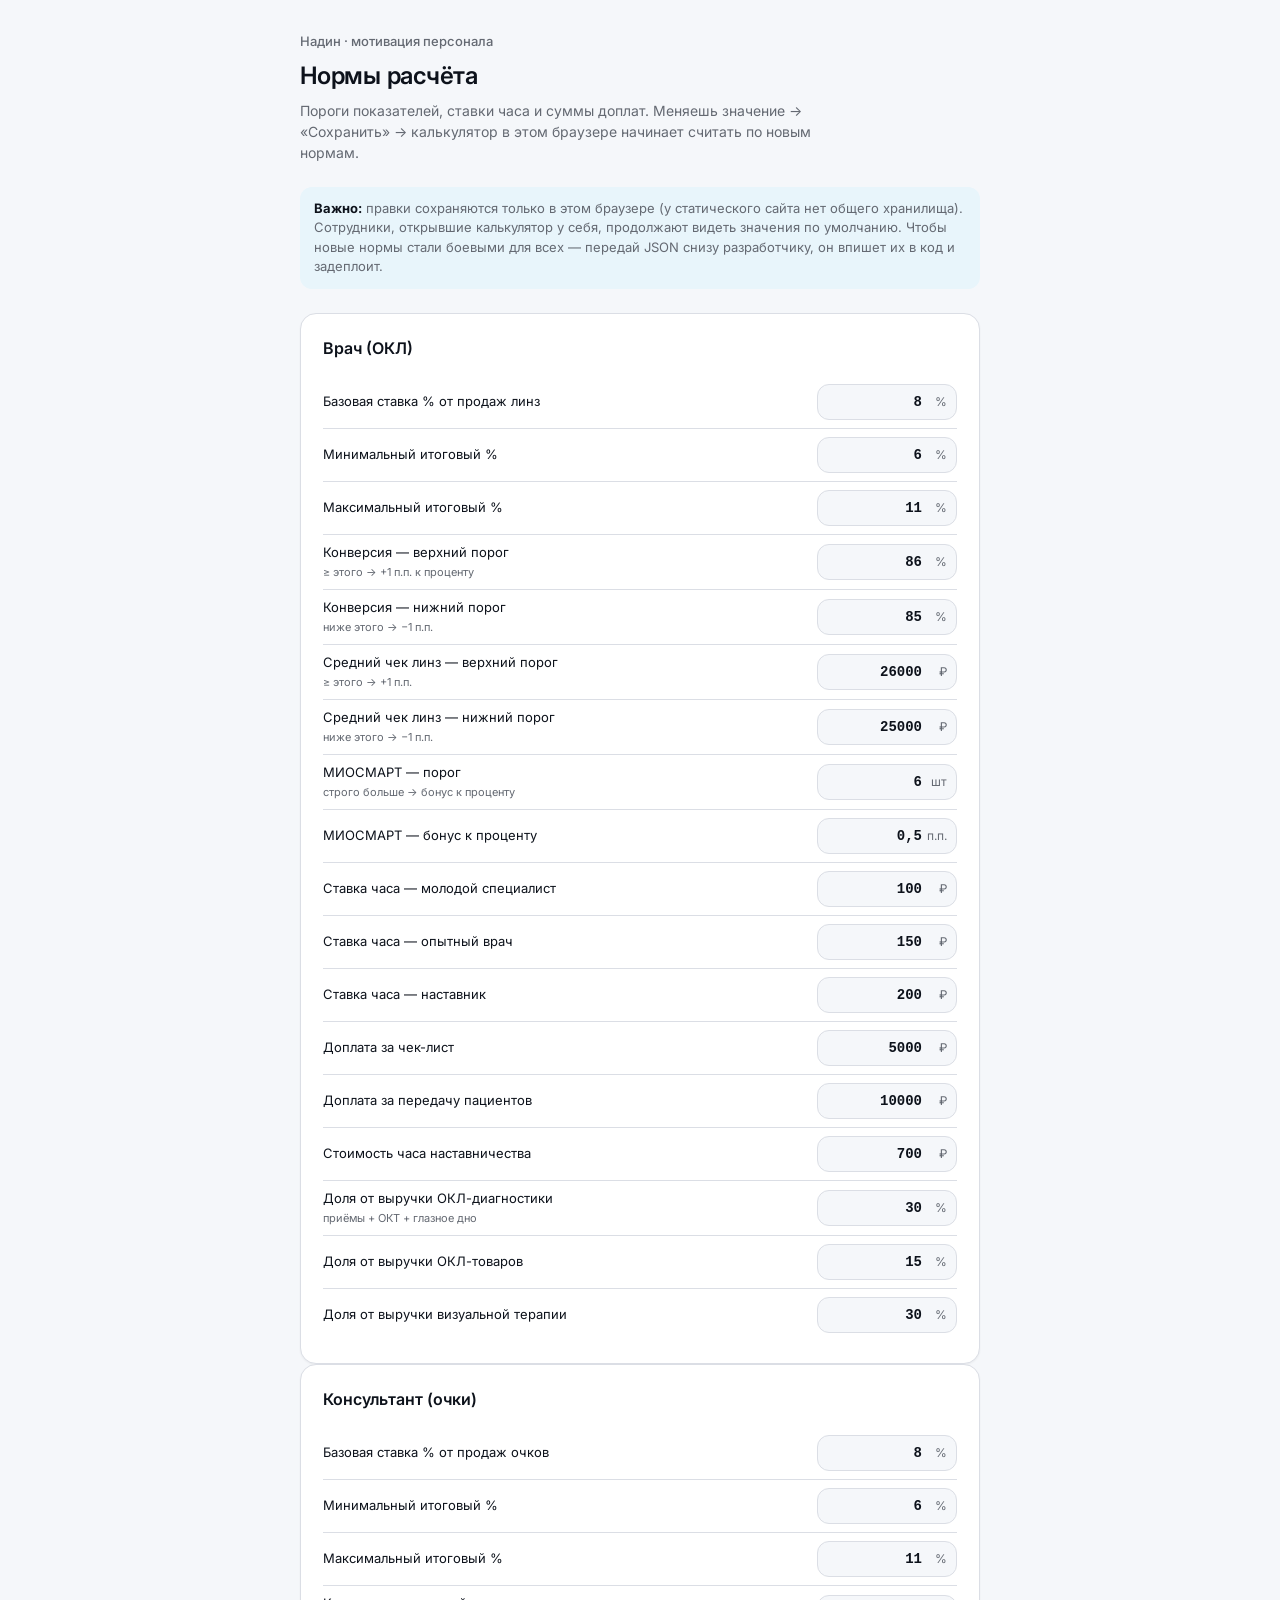
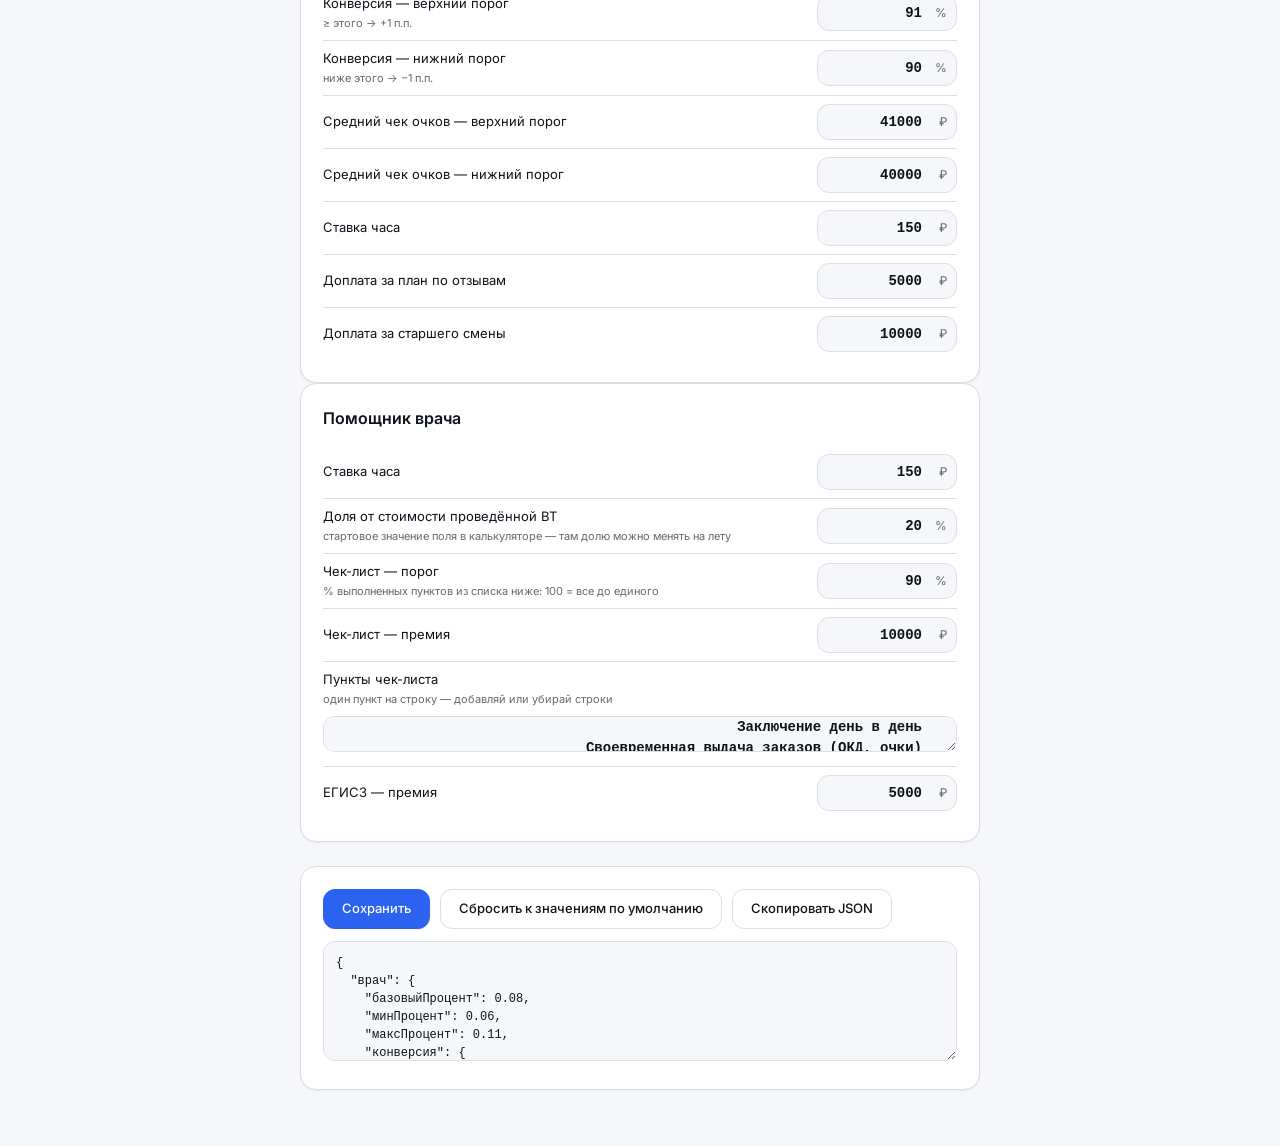
<file: nadin/settings/index.html>
<!doctype html>
<html lang="ru">
<head>
<meta charset="utf-8">
<meta name="viewport" content="width=device-width, initial-scale=1">
<title>Надин — нормы</title>
<link rel="preconnect" href="https://fonts.googleapis.com">
<link rel="preconnect" href="https://fonts.gstatic.com" crossorigin>
<link href="https://fonts.googleapis.com/css2?family=Inter:wght@400;500;600;700&display=swap" rel="stylesheet">
<link rel="stylesheet" href="../../assets/engine.css">
<style>
  .app { max-width: 720px; }
  .note {
    margin: 0;
    font-size: 0.8125rem;
    color: var(--muted-foreground);
    background: color-mix(in oklab, var(--info) 10%, var(--card));
    border-radius: var(--radius-lg);
    padding: 12px 14px;
    line-height: 1.5;
  }
  .note strong { color: var(--foreground); }
  .section {
    background: var(--card);
    border: 1px solid var(--border);
    border-radius: var(--radius-xl);
    padding: 22px;
    box-shadow: var(--shadow-sm);
  }
  .section h2 {
    margin: 0 0 16px;
    font-size: 1rem;
    font-weight: 600;
  }
  .norm-row {
    display: grid;
    grid-template-columns: 1fr 140px;
    align-items: center;
    gap: 12px;
    padding: 8px 0;
    border-top: 1px solid var(--border);
  }
  .norm-row:first-of-type { border-top: none; }
  .norm-row-list {
    display: block;
    padding: 8px 0;
    border-top: 1px solid var(--border);
  }
  .norm-row-list label { display: block; margin-bottom: 8px; }
  .norm-list {
    width: 100%;
    box-sizing: border-box;
    padding: 10px 12px;
    text-align: left;
    font-family: inherit;
    font-weight: 400;
    resize: vertical;
    line-height: 1.6;
  }
  .norm-row label {
    font-size: 0.8125rem;
    color: var(--foreground);
  }
  .norm-row .hint {
    display: block;
    font-size: 0.6875rem;
    color: var(--muted-foreground);
    margin-top: 2px;
  }
  .norm-input-wrap { position: relative; }
  .norm-input {
    width: 100%;
    height: 36px;
    padding: 0 34px 0 10px;
    border: 1px solid var(--border);
    border-radius: var(--radius-lg);
    background: var(--background);
    color: var(--foreground);
    font: inherit;
    font-family: ui-monospace, "SF Mono", Menlo, Consolas, monospace;
    font-size: 0.875rem;
    font-weight: 600;
    text-align: right;
  }
  .norm-input:focus {
    outline: none;
    border-color: var(--primary);
    box-shadow: 0 0 0 3px color-mix(in oklab, var(--primary) 20%, transparent);
  }
  .norm-input.changed { border-color: var(--good); background: color-mix(in oklab, var(--good) 12%, var(--background)); }
  .norm-unit {
    position: absolute;
    right: 10px;
    top: 50%;
    transform: translateY(-50%);
    font-size: 0.75rem;
    color: var(--muted-foreground);
    pointer-events: none;
  }
  .actions {
    display: flex;
    flex-wrap: wrap;
    gap: 10px;
    align-items: center;
  }
  .actions button {
    font: inherit;
    font-weight: 500;
    font-size: 0.8125rem;
    height: 40px;
    padding: 0 18px;
    border-radius: var(--radius-lg);
    cursor: pointer;
    border: 1px solid var(--border);
    background: var(--card);
    color: var(--foreground);
  }
  .actions button.primary {
    background: var(--primary);
    color: var(--primary-foreground);
    border-color: var(--primary);
    box-shadow: var(--shadow-sm);
  }
  .actions button:active { transform: scale(0.98); }
  .status { font-size: 0.8125rem; color: var(--excellent-text); font-weight: 500; }
  .status:empty { display: none; }
  textarea.json {
    width: 100%;
    min-height: 120px;
    margin-top: 12px;
    padding: 12px;
    border: 1px solid var(--border);
    border-radius: var(--radius-lg);
    background: var(--background);
    color: var(--foreground);
    font-family: ui-monospace, "SF Mono", Menlo, Consolas, monospace;
    font-size: 0.75rem;
    line-height: 1.5;
    resize: vertical;
  }
</style>
</head>
<body>
<div id="app">
  <div class="app">
    <div class="hero">
      <p class="eyebrow">Надин · мотивация персонала</p>
      <h1>Нормы расчёта</h1>
      <p class="lede">Пороги показателей, ставки часа и суммы доплат. Меняешь значение → «Сохранить» → калькулятор в этом браузере начинает считать по новым нормам.</p>
    </div>

    <p class="note">
      <strong>Важно:</strong> правки сохраняются только в этом браузере (у статического сайта нет общего хранилища).
      Сотрудники, открывшие калькулятор у себя, продолжают видеть значения по умолчанию.
      Чтобы новые нормы стали боевыми для всех — передай JSON снизу разработчику, он впишет их в код и задеплоит.
    </p>

    <div id="sections"></div>

    <div class="section">
      <div class="actions">
        <button type="button" class="primary" id="save">Сохранить</button>
        <button type="button" id="reset">Сбросить к значениям по умолчанию</button>
        <button type="button" id="copy">Скопировать JSON</button>
        <span class="status" id="status"></span>
      </div>
      <textarea class="json" id="json" readonly aria-label="JSON норм"></textarea>
    </div>
  </div>
</div>

<script src="../norms.js"></script>
<script>
(function () {
  var API = window.NADIN_NORMS;

  // kind: pct — доля, показываем ×100 с суффиксом «%»
  //       pp  — доля, показываем ×100 с суффиксом «п.п.»
  //       rub — рубли, целое
  //       num — как есть (шт / %)
  var SCHEMA = [
    { title: 'Врач (ОКЛ)', rows: [
      { path: 'врач.базовыйПроцент', label: 'Базовая ставка % от продаж линз', kind: 'pct' },
      { path: 'врач.минПроцент', label: 'Минимальный итоговый %', kind: 'pct' },
      { path: 'врач.максПроцент', label: 'Максимальный итоговый %', kind: 'pct' },
      { path: 'врач.конверсия.верх', label: 'Конверсия — верхний порог', hint: '≥ этого → +1 п.п. к проценту', kind: 'num', unit: '%' },
      { path: 'врач.конверсия.низ', label: 'Конверсия — нижний порог', hint: 'ниже этого → −1 п.п.', kind: 'num', unit: '%' },
      { path: 'врач.чек.верх', label: 'Средний чек линз — верхний порог', hint: '≥ этого → +1 п.п.', kind: 'rub' },
      { path: 'врач.чек.низ', label: 'Средний чек линз — нижний порог', hint: 'ниже этого → −1 п.п.', kind: 'rub' },
      { path: 'врач.миосмарт.порог', label: 'МИОСМАРТ — порог', hint: 'строго больше → бонус к проценту', kind: 'num', unit: 'шт' },
      { path: 'врач.миосмарт.бонусПроцент', label: 'МИОСМАРТ — бонус к проценту', kind: 'pp' },
      { path: 'врач.ставкаЧаса.Молодой специалист', label: 'Ставка часа — молодой специалист', kind: 'rub' },
      { path: 'врач.ставкаЧаса.Опытный врач', label: 'Ставка часа — опытный врач', kind: 'rub' },
      { path: 'врач.ставкаЧаса.Наставник', label: 'Ставка часа — наставник', kind: 'rub' },
      { path: 'врач.чекЛист', label: 'Доплата за чек-лист', kind: 'rub' },
      { path: 'врач.передача', label: 'Доплата за передачу пациентов', kind: 'rub' },
      { path: 'врач.часНаставничества', label: 'Стоимость часа наставничества', kind: 'rub' },
      { path: 'врач.долиВыручки.диагностика', label: 'Доля от выручки ОКЛ-диагностики', hint: 'приёмы + ОКТ + глазное дно', kind: 'pct' },
      { path: 'врач.долиВыручки.товары', label: 'Доля от выручки ОКЛ-товаров', kind: 'pct' },
      { path: 'врач.долиВыручки.визуальнаяТерапия', label: 'Доля от выручки визуальной терапии', kind: 'pct' }
    ] },
    { title: 'Консультант (очки)', rows: [
      { path: 'консультант.базовыйПроцент', label: 'Базовая ставка % от продаж очков', kind: 'pct' },
      { path: 'консультант.минПроцент', label: 'Минимальный итоговый %', kind: 'pct' },
      { path: 'консультант.максПроцент', label: 'Максимальный итоговый %', kind: 'pct' },
      { path: 'консультант.конверсия.верх', label: 'Конверсия — верхний порог', hint: '≥ этого → +1 п.п.', kind: 'num', unit: '%' },
      { path: 'консультант.конверсия.низ', label: 'Конверсия — нижний порог', hint: 'ниже этого → −1 п.п.', kind: 'num', unit: '%' },
      { path: 'консультант.чек.верх', label: 'Средний чек очков — верхний порог', kind: 'rub' },
      { path: 'консультант.чек.низ', label: 'Средний чек очков — нижний порог', kind: 'rub' },
      { path: 'консультант.ставкаЧаса', label: 'Ставка часа', kind: 'rub' },
      { path: 'консультант.планОтзывам', label: 'Доплата за план по отзывам', kind: 'rub' },
      { path: 'консультант.старшийСмены', label: 'Доплата за старшего смены', kind: 'rub' }
    ] },
    { title: 'Помощник врача', rows: [
      { path: 'помощник.ставкаЧаса', label: 'Ставка часа', kind: 'rub' },
      { path: 'помощник.долиВыручки.визуальнаяТерапия', label: 'Доля от стоимости проведённой ВТ', hint: 'стартовое значение поля в калькуляторе — там долю можно менять на лету', kind: 'pct' },
      { path: 'помощник.чекЛист.порог', label: 'Чек-лист — порог', hint: '% выполненных пунктов из списка ниже: 100 = все до единого', kind: 'num', unit: '%' },
      { path: 'помощник.чекЛист.премия', label: 'Чек-лист — премия', kind: 'rub' },
      { path: 'помощник.чекЛист.пункты', label: 'Пункты чек-листа', hint: 'один пункт на строку — добавляй или убирай строки', kind: 'list' },
      { path: 'помощник.егисз.премия', label: 'ЕГИСЗ — премия', kind: 'rub' }
    ] }
  ];

  function getPath(obj, path) {
    return path.split('.').reduce(function (o, k) { return o == null ? o : o[k]; }, obj);
  }
  function setPath(obj, path, value) {
    var keys = path.split('.');
    var last = keys.pop();
    var target = keys.reduce(function (o, k) {
      if (!o[k] || typeof o[k] !== 'object') o[k] = {};
      return o[k];
    }, obj);
    target[last] = value;
  }

  // модель → отображаемое значение
  function toDisplay(row, raw) {
    if (row.kind === 'pct' || row.kind === 'pp') return +(raw * 100).toFixed(4);
    if (row.kind === 'list') return (raw || []).join('\n');
    return raw;
  }
  // отображаемое значение → модель
  function fromDisplay(row, shown) {
    if (row.kind === 'pct' || row.kind === 'pp') return +(shown / 100).toFixed(6);
    if (row.kind === 'list') {
      return String(shown).split('\n').map(function (l) { return l.trim(); }).filter(Boolean);
    }
    return shown;
  }
  function unitOf(row) {
    if (row.unit) return row.unit;
    if (row.kind === 'pct') return '%';
    if (row.kind === 'pp') return 'п.п.';
    if (row.kind === 'rub') return '₽';
    return '';
  }

  var defaults = API.DEFAULT_NORMS;
  var current = API.load();
  var inputs = [];

  function parseVal(raw) {
    var v = parseFloat(String(raw).replace(/\s/g, '').replace(',', '.'));
    return isNaN(v) ? null : v;
  }

  function collect() {
    var out = JSON.parse(JSON.stringify(API.DEFAULT_NORMS));
    inputs.forEach(function (rec) {
      if (rec.row.kind === 'list') {
        setPath(out, rec.row.path, fromDisplay(rec.row, rec.input.value));
        return;
      }
      var parsed = parseVal(rec.input.value);
      if (parsed === null) parsed = toDisplay(rec.row, rec.def);
      setPath(out, rec.row.path, fromDisplay(rec.row, parsed));
    });
    return out;
  }

  var jsonBox = document.getElementById('json');
  function refreshJson() {
    jsonBox.value = JSON.stringify(collect(), null, 2);
  }

  var host = document.getElementById('sections');
  SCHEMA.forEach(function (sec) {
    var box = document.createElement('div');
    box.className = 'section';
    box.innerHTML = '<h2>' + sec.title + '</h2>';
    sec.rows.forEach(function (row) {
      var def = getPath(defaults, row.path);
      var val = getPath(current, row.path);
      var wrap = document.createElement('div');
      wrap.className = 'norm-row';

      var lab = document.createElement('label');
      lab.textContent = row.label;
      if (row.hint) {
        var h = document.createElement('span');
        h.className = 'hint';
        h.textContent = row.hint;
        lab.appendChild(h);
      }

      var inp;
      if (row.kind === 'list') {
        wrap.classList.add('norm-row-list');
        inp = document.createElement('textarea');
        inp.className = 'norm-input norm-list';
        inp.rows = Math.max(3, toDisplay(row, val).split('\n').length);
        inp.value = toDisplay(row, val);
        var rec = { row: row, input: inp, def: def };
        function markChangedList() {
          rec.input.classList.toggle('changed', fromDisplay(row, rec.input.value).join('\n') !== (def || []).join('\n'));
          refreshJson();
        }
        inp.addEventListener('input', markChangedList);
        inputs.push(rec);
        markChangedList();

        wrap.appendChild(lab);
        wrap.appendChild(inp);
        box.appendChild(wrap);
        return;
      }

      var iw = document.createElement('div');
      iw.className = 'norm-input-wrap';
      inp = document.createElement('input');
      inp.className = 'norm-input';
      inp.type = 'text';
      inp.inputMode = 'decimal';
      inp.value = String(toDisplay(row, val)).replace('.', ',');
      var u = document.createElement('span');
      u.className = 'norm-unit';
      u.textContent = unitOf(row);
      iw.appendChild(inp);
      iw.appendChild(u);

      var recNum = { row: row, input: inp, def: def };
      function markChanged() {
        var parsed = parseVal(inp.value);
        recNum.input.classList.toggle('changed', parsed !== null && fromDisplay(row, parsed) !== def);
        refreshJson();
      }
      inp.addEventListener('input', markChanged);
      inputs.push(recNum);
      markChanged();

      wrap.appendChild(lab);
      wrap.appendChild(iw);
      box.appendChild(wrap);
    });
    host.appendChild(box);
  });

  refreshJson();

  var status = document.getElementById('status');
  function flash(msg) {
    status.textContent = msg;
    setTimeout(function () { if (status.textContent === msg) status.textContent = ''; }, 2500);
  }

  document.getElementById('save').addEventListener('click', function () {
    var ok = API.save(collect());
    flash(ok ? 'Сохранено — калькулятор в этом браузере считает по новым нормам.' : 'Не удалось сохранить (браузер блокирует хранилище).');
  });

  document.getElementById('reset').addEventListener('click', function () {
    API.reset();
    inputs.forEach(function (rec) {
      rec.input.value = rec.row.kind === 'list'
        ? toDisplay(rec.row, rec.def)
        : String(toDisplay(rec.row, rec.def)).replace('.', ',');
      rec.input.classList.remove('changed');
    });
    refreshJson();
    flash('Сброшено к значениям по умолчанию.');
  });

  document.getElementById('copy').addEventListener('click', function () {
    jsonBox.select();
    var done = false;
    try { done = document.execCommand('copy'); } catch (e) {}
    if (navigator.clipboard) {
      navigator.clipboard.writeText(jsonBox.value).then(function () { flash('JSON скопирован.'); }, function () {});
      return;
    }
    flash(done ? 'JSON скопирован.' : 'Выдели текст и скопируй вручную.');
  });
})();
</script>
</body>
</html>
</file>
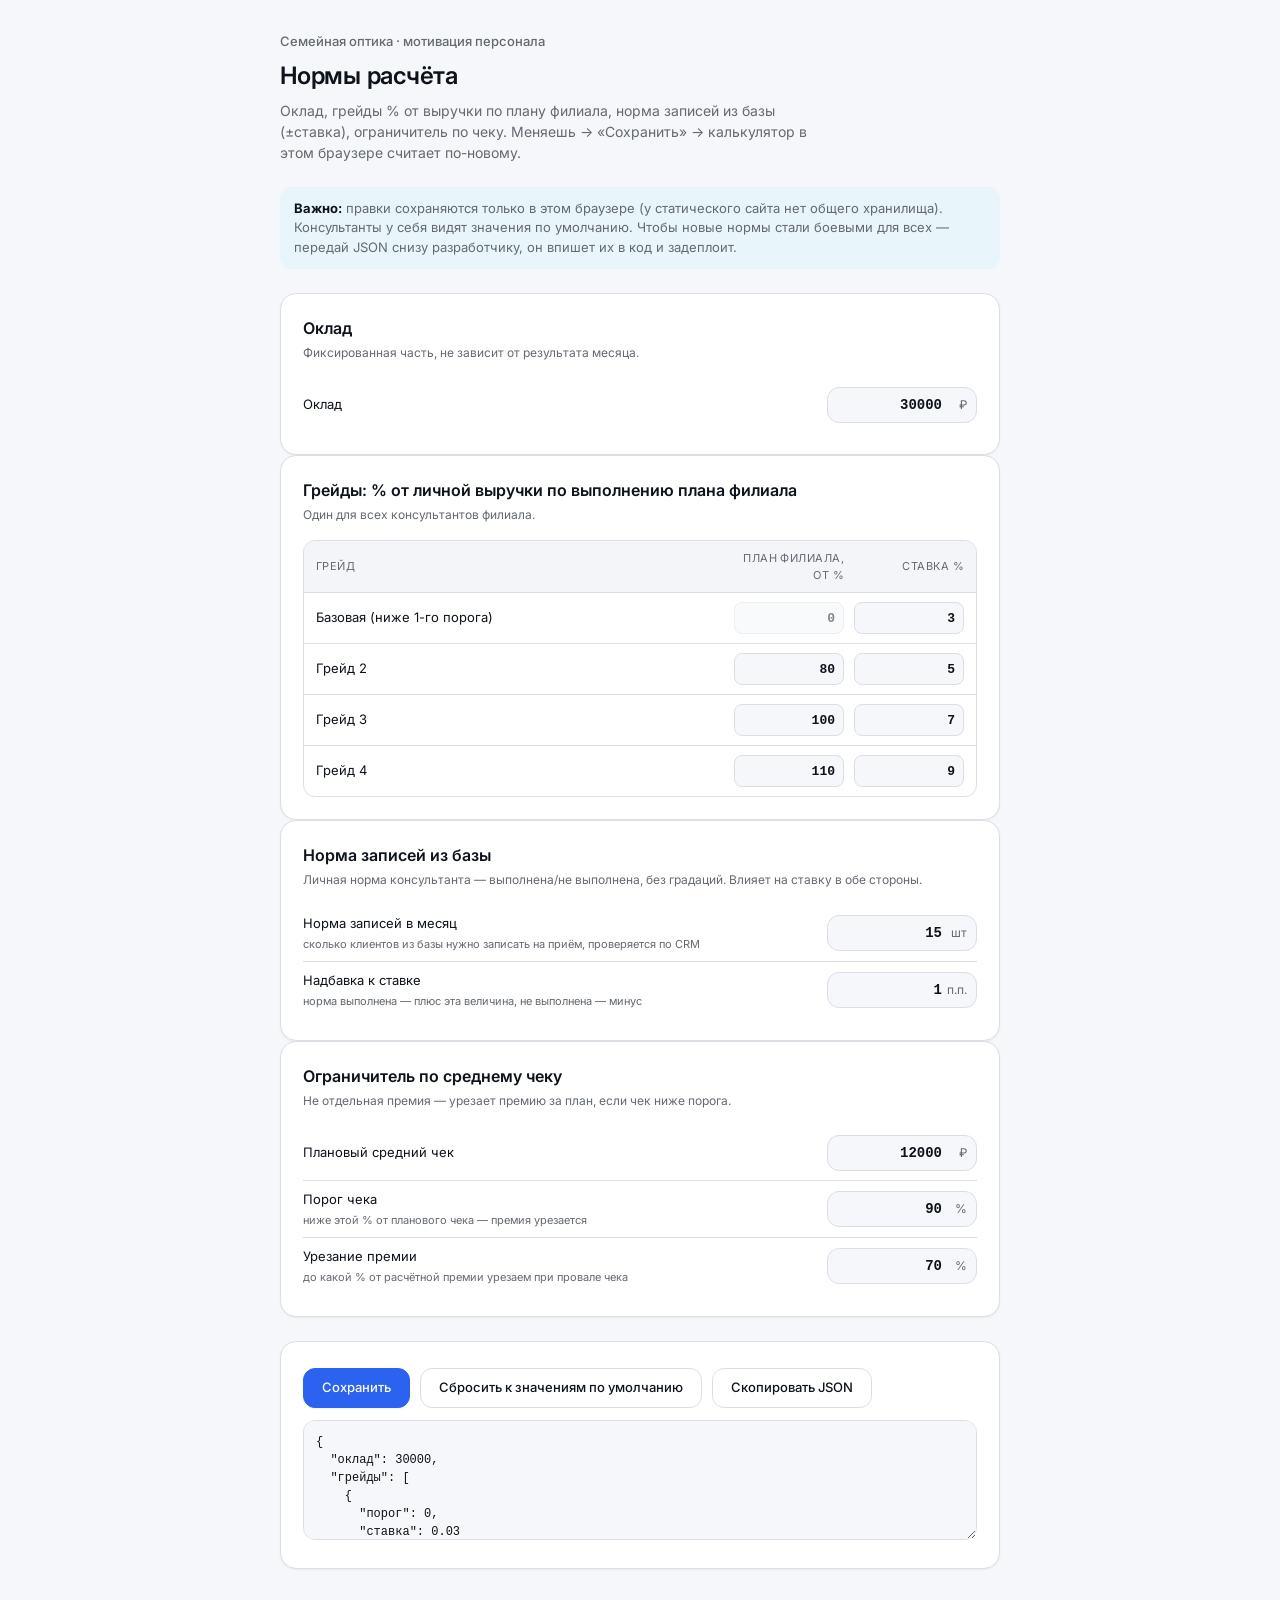
<file: semeynaya-optika/settings/index.html>
<!doctype html>
<html lang="ru">
<head>
<meta charset="utf-8">
<meta name="viewport" content="width=device-width, initial-scale=1">
<title>Семейная оптика — нормы</title>
<link rel="preconnect" href="https://fonts.googleapis.com">
<link rel="preconnect" href="https://fonts.gstatic.com" crossorigin>
<link href="https://fonts.googleapis.com/css2?family=Inter:wght@400;500;600;700&display=swap" rel="stylesheet">
<link rel="stylesheet" href="../../assets/engine.css">
<style>
  .app { max-width: 760px; }
  .note {
    margin: 0; font-size: 0.8125rem; color: var(--muted-foreground);
    background: color-mix(in oklab, var(--info) 10%, var(--card));
    border-radius: var(--radius-lg); padding: 12px 14px; line-height: 1.5;
  }
  .note strong { color: var(--foreground); }
  .section {
    background: var(--card); border: 1px solid var(--border);
    border-radius: var(--radius-xl); padding: 22px; box-shadow: var(--shadow-sm);
  }
  .section h2 { margin: 0 0 4px; font-size: 1rem; font-weight: 600; }
  .section .sub { margin: 0 0 16px; font-size: 0.75rem; color: var(--muted-foreground); }
  .norm-row {
    display: grid; grid-template-columns: 1fr 150px; align-items: center; gap: 12px;
    padding: 9px 0; border-top: 1px solid var(--border);
  }
  .norm-row:first-of-type { border-top: none; }
  .norm-row label { font-size: 0.8125rem; }
  .norm-row .hint { display: block; font-size: 0.6875rem; color: var(--muted-foreground); margin-top: 2px; }
  .norm-input-wrap { position: relative; }
  .norm-input {
    width: 100%; height: 36px; padding: 0 34px 0 10px;
    border: 1px solid var(--border); border-radius: var(--radius-lg);
    background: var(--background); color: var(--foreground);
    font: inherit; font-family: ui-monospace, "SF Mono", Menlo, Consolas, monospace;
    font-size: 0.875rem; font-weight: 600; text-align: right;
  }
  .norm-input:focus { outline: none; border-color: var(--primary); box-shadow: 0 0 0 3px color-mix(in oklab, var(--primary) 20%, transparent); }
  .norm-input.changed { border-color: var(--good); background: color-mix(in oklab, var(--good) 12%, var(--background)); }
  .norm-unit { position: absolute; right: 10px; top: 50%; transform: translateY(-50%); font-size: 0.75rem; color: var(--muted-foreground); pointer-events: none; }

  .grades { margin-top: 14px; border: 1px solid var(--border); border-radius: var(--radius-lg); overflow: hidden; }
  .grades .grow {
    display: grid; grid-template-columns: 1fr 110px 110px; gap: 10px; align-items: center;
    padding: 9px 12px; border-top: 1px solid var(--border);
  }
  .grades .grow:first-child { border-top: none; background: var(--muted); font-size: 0.6875rem; text-transform: uppercase; letter-spacing: 0.04em; color: var(--muted-foreground); }
  .grades .glabel { font-size: 0.8125rem; }
  .grades input {
    width: 100%; height: 32px; padding: 0 8px; text-align: right;
    border: 1px solid var(--border); border-radius: 8px; background: var(--background);
    color: var(--foreground); font: inherit; font-family: ui-monospace, Menlo, monospace; font-size: 0.8125rem; font-weight: 600;
  }
  .grades input:focus { outline: none; border-color: var(--primary); }

  .actions { display: flex; flex-wrap: wrap; gap: 10px; align-items: center; margin-top: 4px; }
  .actions button {
    font: inherit; font-weight: 500; font-size: 0.8125rem; height: 40px; padding: 0 18px;
    border-radius: var(--radius-lg); cursor: pointer; border: 1px solid var(--border);
    background: var(--card); color: var(--foreground);
  }
  .actions button.primary { background: var(--primary); color: var(--primary-foreground); border-color: var(--primary); box-shadow: var(--shadow-sm); }
  .actions button:active { transform: scale(0.98); }
  .status { font-size: 0.8125rem; color: var(--excellent-text); font-weight: 500; }
  .status:empty { display: none; }
  textarea.json {
    width: 100%; min-height: 120px; margin-top: 12px; padding: 12px;
    border: 1px solid var(--border); border-radius: var(--radius-lg);
    background: var(--background); color: var(--foreground);
    font-family: ui-monospace, Menlo, Consolas, monospace; font-size: 0.75rem; line-height: 1.5; resize: vertical;
  }
</style>
</head>
<body>
<div id="app">
  <div class="app">
    <div class="hero">
      <p class="eyebrow">Семейная оптика · мотивация персонала</p>
      <h1>Нормы расчёта</h1>
      <p class="lede">Оклад, грейды % от выручки по плану филиала, норма записей из базы (±ставка), ограничитель по чеку. Меняешь → «Сохранить» → калькулятор в этом браузере считает по-новому.</p>
    </div>

    <p class="note">
      <strong>Важно:</strong> правки сохраняются только в этом браузере (у статического сайта нет общего хранилища).
      Консультанты у себя видят значения по умолчанию. Чтобы новые нормы стали боевыми для всех — передай JSON снизу
      разработчику, он впишет их в код и задеплоит.
    </p>

    <div id="sections"></div>

    <div class="section">
      <div class="actions">
        <button type="button" class="primary" id="save">Сохранить</button>
        <button type="button" id="reset">Сбросить к значениям по умолчанию</button>
        <button type="button" id="copy">Скопировать JSON</button>
        <span class="status" id="status"></span>
      </div>
      <textarea class="json" id="json" readonly aria-label="JSON норм"></textarea>
    </div>
  </div>
</div>

<script src="../norms.js"></script>
<script>
(function () {
  var API = window.SO_NORMS;
  var defaults = API.DEFAULT_NORMS;
  var current = API.load();

  var inputs = [];   // {apply: (out)=>void}
  var jsonBox = document.getElementById('json');

  function parseNum(raw) {
    var v = parseFloat(String(raw).replace(/\s/g, '').replace(',', '.'));
    return isNaN(v) ? null : v;
  }
  function fmtNum(n) { return String(n).replace('.', ','); }

  function collect() {
    var out = JSON.parse(JSON.stringify(API.DEFAULT_NORMS));
    inputs.forEach(function (f) { f.apply(out); });
    return out;
  }
  function refreshJson() { jsonBox.value = JSON.stringify(collect(), null, 2); }
  function markChanged(el, isDef) { el.classList.toggle('changed', !isDef()); refreshJson(); }

  // Универсальная строка-норма: unit — '₽' | '%' | 'шт' | '' (пусто — без суффикса).
  function normRow(box, label, hint, field, defVal, unit) {
    var wrap = document.createElement('div'); wrap.className = 'norm-row';
    var lab = document.createElement('label'); lab.textContent = label;
    if (hint) { var h = document.createElement('span'); h.className = 'hint'; h.textContent = hint; lab.appendChild(h); }
    var iw = document.createElement('div'); iw.className = 'norm-input-wrap';
    var inp = document.createElement('input'); inp.className = 'norm-input'; inp.type = 'text'; inp.inputMode = 'decimal';
    inp.value = fmtNum(getPath(current, field));
    if (unit) { var u = document.createElement('span'); u.className = 'norm-unit'; u.textContent = unit; iw.appendChild(inp); iw.appendChild(u); }
    else { iw.appendChild(inp); }
    var isDef = function () { var v = parseNum(inp.value); return v !== null && v === defVal; };
    inp.addEventListener('input', function () { markChanged(inp, isDef); });
    inputs.push({ apply: function (o) { var v = parseNum(inp.value); setPath(o, field, v === null ? defVal : v); } });
    markChanged(inp, isDef);
    wrap.appendChild(lab); wrap.appendChild(iw); box.appendChild(wrap);
  }

  function gradesEditor(box) {
    var dG = defaults.грейды, cG = current.грейды;
    var wrap = document.createElement('div'); wrap.className = 'grades';

    var head = document.createElement('div'); head.className = 'grow';
    head.innerHTML = '<span>Грейд</span><span style="text-align:right">План филиала, от %</span><span style="text-align:right">Ставка %</span>';
    wrap.appendChild(head);

    cG.forEach(function (g, i) {
      var row = document.createElement('div'); row.className = 'grow';
      var name = document.createElement('span'); name.className = 'glabel';
      name.textContent = i === 0 ? 'Базовая (ниже 1-го порога)' : 'Грейд ' + (i + 1);
      var por = document.createElement('input'); por.type = 'text'; por.inputMode = 'decimal';
      por.value = fmtNum(g.порог);
      if (i === 0) { por.value = '0'; por.disabled = true; por.style.opacity = '0.5'; }
      var stv = document.createElement('input'); stv.type = 'text'; stv.inputMode = 'decimal';
      stv.value = fmtNum(Math.round(g.ставка * 1000) / 10);

      function chk() {
        var dp = dG[i] ? dG[i].порог : null, ds = dG[i] ? Math.round(dG[i].ставка * 1000) / 10 : null;
        por.classList.toggle('changed', parseNum(por.value) !== dp);
        stv.classList.toggle('changed', parseNum(stv.value) !== ds);
        refreshJson();
      }
      por.addEventListener('input', chk); stv.addEventListener('input', chk);

      inputs.push({ apply: function (o) {
        var p = i === 0 ? 0 : (parseNum(por.value) === null ? (dG[i] ? dG[i].порог : 0) : parseNum(por.value));
        var s = parseNum(stv.value); s = s === null ? (dG[i] ? dG[i].ставка * 100 : 0) : s;
        o.грейды[i] = { порог: p, ставка: Math.round(s * 10) / 1000 };
      } });

      row.appendChild(name); row.appendChild(por); row.appendChild(stv);
      wrap.appendChild(row);
      chk();
    });

    box.appendChild(wrap);
  }

  function getPath(obj, keys) { return keys.reduce(function (o, k) { return o == null ? o : o[k]; }, obj); }
  function setPath(obj, keys, val) {
    var last = keys[keys.length - 1];
    var t = keys.slice(0, -1).reduce(function (o, k) { if (!o[k]) o[k] = {}; return o[k]; }, obj);
    t[last] = val;
  }

  var host = document.getElementById('sections');

  var okladBox = document.createElement('div'); okladBox.className = 'section';
  okladBox.innerHTML = '<h2>Оклад</h2><p class="sub">Фиксированная часть, не зависит от результата месяца.</p>';
  normRow(okladBox, 'Оклад', '', ['оклад'], defaults.оклад, '₽');
  host.appendChild(okladBox);

  var gradesBox = document.createElement('div'); gradesBox.className = 'section';
  gradesBox.innerHTML = '<h2>Грейды: % от личной выручки по выполнению плана филиала</h2><p class="sub">Один для всех консультантов филиала.</p>';
  gradesEditor(gradesBox);
  host.appendChild(gradesBox);

  var zapisiBox = document.createElement('div'); zapisiBox.className = 'section';
  zapisiBox.innerHTML = '<h2>Норма записей из базы</h2><p class="sub">Личная норма консультанта — выполнена/не выполнена, без градаций. Влияет на ставку в обе стороны.</p>';
  normRow(zapisiBox, 'Норма записей в месяц', 'сколько клиентов из базы нужно записать на приём, проверяется по CRM', ['записи', 'норма'], defaults.записи.норма, 'шт');
  (function () {
    var defPct = Math.round(defaults.записи.надбавка * 1000) / 10;
    var wrap = document.createElement('div'); wrap.className = 'norm-row';
    var lab = document.createElement('label'); lab.textContent = 'Надбавка к ставке';
    var h = document.createElement('span'); h.className = 'hint'; h.textContent = 'норма выполнена — плюс эта величина, не выполнена — минус';
    lab.appendChild(h);
    var iw = document.createElement('div'); iw.className = 'norm-input-wrap';
    var inp = document.createElement('input'); inp.className = 'norm-input'; inp.type = 'text'; inp.inputMode = 'decimal';
    inp.value = fmtNum(Math.round(current.записи.надбавка * 1000) / 10);
    var u = document.createElement('span'); u.className = 'norm-unit'; u.textContent = 'п.п.';
    iw.appendChild(inp); iw.appendChild(u);
    var isDef = function () { var v = parseNum(inp.value); return v !== null && v === defPct; };
    inp.addEventListener('input', function () { markChanged(inp, isDef); });
    inputs.push({ apply: function (o) { var v = parseNum(inp.value); v = v === null ? defPct : v; o.записи.надбавка = Math.round(v * 10) / 1000; } });
    markChanged(inp, isDef);
    wrap.appendChild(lab); wrap.appendChild(iw); zapisiBox.appendChild(wrap);
  })();
  host.appendChild(zapisiBox);

  var checkBox = document.createElement('div'); checkBox.className = 'section';
  checkBox.innerHTML = '<h2>Ограничитель по среднему чеку</h2><p class="sub">Не отдельная премия — урезает премию за план, если чек ниже порога.</p>';
  normRow(checkBox, 'Плановый средний чек', '', ['чек', 'план'], defaults.чек.план, '₽');
  normRow(checkBox, 'Порог чека', 'ниже этой % от планового чека — премия урезается', ['чек', 'порогДоли'], defaults.чек.порогДоли, '%');
  normRow(checkBox, 'Урезание премии', 'до какой % от расчётной премии урезаем при провале чека', ['чек', 'урезаниеДо'], defaults.чек.урезаниеДо, '%');
  host.appendChild(checkBox);

  refreshJson();

  var status = document.getElementById('status');
  function flash(m) { status.textContent = m; setTimeout(function () { if (status.textContent === m) status.textContent = ''; }, 2600); }

  document.getElementById('save').addEventListener('click', function () {
    flash(API.save(collect()) ? 'Сохранено — калькулятор в этом браузере считает по новым нормам.' : 'Не удалось сохранить (браузер блокирует хранилище).');
  });
  document.getElementById('reset').addEventListener('click', function () {
    API.reset(); location.reload();
  });
  document.getElementById('copy').addEventListener('click', function () {
    jsonBox.select();
    if (navigator.clipboard) { navigator.clipboard.writeText(jsonBox.value).then(function () { flash('JSON скопирован.'); }, function () {}); return; }
    var ok = false; try { ok = document.execCommand('copy'); } catch (e) {}
    flash(ok ? 'JSON скопирован.' : 'Выдели текст и скопируй вручную.');
  });
})();
</script>
</body>
</html>
</file>
<file: assets/engine.css>
/* Общий "движок" калькуляторов мотивации — вёрстка, слайдеры, дельта, подсказки.
   Формулы и конфигурация — за пределами этого файла, в client.js каждого клиента.

   Токены цвета/радиуса/тени скопированы из дизайн-системы Оптимайзера
   (optics_summary/frontend/src/styles/design-tokens.css), чтобы калькулятор
   выглядел как часть того же продукта, а не отдельная поделка:
   OKLCH-палитра, Inter, приглушённые границы, парные статусные цвета
   (заливка *-й и текст *-text — насыщенный жёлтый/зелёный не даёт AA-контраст
   как текст на белом, поэтому у read-only текста своя, более тёмная версия). */

:root {
  --background: oklch(0.975 0.004 264);
  --foreground: oklch(0.18 0.02 264);
  --card: oklch(1 0 0);
  --muted: oklch(0.97 0.006 264);
  --muted-foreground: oklch(0.52 0.015 264);
  --border: oklch(0.90 0.010 264);
  --primary: oklch(0.55 0.22 264);
  --primary-dark: oklch(0.65 0.22 264); /* используется только в тёмной теме, если клиент не задал свой accentDark */
  --primary-foreground: oklch(0.99 0.002 264);

  --excellent: oklch(0.62 0.18 150);
  --excellent-text: oklch(0.54 0.18 150);
  --good: oklch(0.75 0.16 70);
  --good-text: oklch(0.57 0.16 70);
  --poor: oklch(0.58 0.22 25);
  --poor-text: oklch(0.58 0.22 25);
  --info: oklch(0.62 0.16 230);
  --info-text: oklch(0.545 0.16 230);

  --radius-lg: 0.75rem;  /* поля, кнопки, слайдер */
  --radius-xl: 1rem;     /* карточки */
  --shadow-sm: 0 1px 2px 0 rgb(0 0 0 / 0.05);
  --shadow-md: 0 4px 6px -1px rgb(0 0 0 / 0.1), 0 2px 4px -2px rgb(0 0 0 / 0.1);
}

@media (prefers-color-scheme: dark) {
  :root:not([data-theme="light"]) {
    --background: oklch(0.12 0.02 264);
    --foreground: oklch(0.96 0.003 264);
    --card: oklch(0.175 0.018 264);
    --muted: oklch(0.20 0.018 264);
    --muted-foreground: oklch(0.68 0.015 264);
    --border: oklch(0.30 0.016 264);
    --primary: var(--primary-dark);
    --primary-foreground: oklch(0.12 0.02 264);

    --excellent: oklch(0.68 0.18 150);
    --excellent-text: var(--excellent);
    --good: oklch(0.75 0.18 70);
    --good-text: var(--good);
    --poor: oklch(0.62 0.20 25);
    --poor-text: var(--poor);
    --info: oklch(0.68 0.18 230);
    --info-text: var(--info);

    --shadow-sm: 0 1px 2px 0 rgb(0 0 0 / 0.40);
    --shadow-md: 0 4px 6px -1px rgb(0 0 0 / 0.50), 0 2px 4px -2px rgb(0 0 0 / 0.50);
  }
}

:root[data-theme="dark"] {
  --background: oklch(0.12 0.02 264);
  --foreground: oklch(0.96 0.003 264);
  --card: oklch(0.175 0.018 264);
  --muted: oklch(0.20 0.018 264);
  --muted-foreground: oklch(0.68 0.015 264);
  --border: oklch(0.30 0.016 264);
  --primary: var(--primary-dark);
  --primary-foreground: oklch(0.12 0.02 264);

  --excellent: oklch(0.68 0.18 150);
  --excellent-text: var(--excellent);
  --good: oklch(0.75 0.18 70);
  --good-text: var(--good);
  --poor: oklch(0.62 0.20 25);
  --poor-text: var(--poor);
  --info: oklch(0.68 0.18 230);
  --info-text: var(--info);

  --shadow-sm: 0 1px 2px 0 rgb(0 0 0 / 0.40);
  --shadow-md: 0 4px 6px -1px rgb(0 0 0 / 0.50), 0 2px 4px -2px rgb(0 0 0 / 0.50);
}

* { box-sizing: border-box; }

/* Многие компоненты ниже задают свой display (flex/inline-flex) — без этого
   правила [hidden] перестаёт скрывать их, т.к. авторский display побеждает
   display:none из UA-стиля для [hidden] при равной специфичности. */
[hidden] { display: none !important; }

body {
  margin: 0;
  background: var(--background);
  color: var(--foreground);
  font-family: "Inter", system-ui, -apple-system, "Segoe UI", sans-serif;
  line-height: 1.5;
  -webkit-font-smoothing: antialiased;
}

.mono {
  font-family: ui-monospace, "SF Mono", Menlo, Consolas, "Liberation Mono", monospace;
  font-variant-numeric: tabular-nums;
}

.app {
  max-width: 920px;
  margin: 0 auto;
  padding: 32px 20px 56px;
  display: flex;
  flex-direction: column;
  gap: 24px;
}

.hero { display: flex; flex-direction: column; gap: 6px; }

.eyebrow {
  margin: 0;
  font-size: 13px;
  font-weight: 500;
  color: var(--muted-foreground);
}

h1 {
  margin: 0;
  font-size: 1.5rem; /* text-2xl — как заголовок страницы в Оптимайзере */
  font-weight: 600;
  letter-spacing: -0.01em;
  text-wrap: balance;
}

.lede { margin: 0; max-width: 62ch; color: var(--muted-foreground); font-size: 0.875rem; }

/* Шапка «прилипает» к верху окна — при скролле длинного списка полей видно,
   какая роль выбрана и какая сейчас зарплата, не возвращаясь наверх. */
.topbar {
  position: sticky;
  top: 0;
  z-index: 20;
  display: flex;
  flex-wrap: wrap;
  align-items: stretch;
  gap: 10px;
  padding: 10px 0;
  background: var(--background);
}
.topbar.stuck {
  box-shadow: 0 6px 16px -12px rgb(0 0 0 / 0.5);
  border-bottom: 1px solid var(--border);
}

.topbar-total {
  display: flex;
  flex-direction: column;
  justify-content: center;
  align-items: flex-end;
  white-space: nowrap;
  padding: 4px 14px;
  border: 1px solid var(--border);
  border-radius: var(--radius-lg);
  background: var(--card);
}
.topbar-total .lbl {
  font-size: 0.625rem;
  font-weight: 500;
  text-transform: uppercase;
  letter-spacing: 0.04em;
  color: var(--muted-foreground);
}
.topbar-total .mono { font-size: 1rem; font-weight: 600; }
/* Одна роль — переключателя нет, итог занимает всю ширину шапки. */
.topbar.single-role .topbar-total {
  flex: 1;
  flex-direction: row;
  align-items: baseline;
  justify-content: space-between;
  gap: 8px;
}

.role-switch {
  flex: 1 1 220px;
  display: grid;
  grid-auto-flow: column;
  grid-auto-columns: 1fr;
  background: var(--muted);
  border: 1px solid var(--border);
  border-radius: var(--radius-lg);
  padding: 4px;
  gap: 4px;
}
.role-switch[hidden] { display: none; }

.role-btn {
  appearance: none;
  border: none;
  background: transparent;
  color: var(--muted-foreground);
  font: inherit;
  font-weight: 500;
  font-size: 0.875rem;
  padding: 9px 12px;
  border-radius: calc(var(--radius-lg) - 4px);
  cursor: pointer;
  transition: background 0.15s ease, color 0.15s ease;
}

.role-btn.active { background: var(--card); color: var(--foreground); box-shadow: var(--shadow-sm); }

.role-btn:focus-visible,
button:focus-visible,
input:focus-visible {
  outline: 2px solid var(--primary);
  outline-offset: 2px;
}

.panel-grid { display: grid; grid-template-columns: 1fr; gap: 18px; }

@media (min-width: 860px) {
  .panel-grid { grid-template-columns: 1fr 1fr; align-items: stretch; }
  .result-card { position: sticky; top: 76px; } /* ниже прилипшей .topbar */
  /* При сгруппированной панели колонка ввода намного выше карточки итога —
     не тянем итог на её высоту (иначе половина карточки — пустота), пусть
     будет своей высоты и «липнет» при скролле. Для простых калькуляторов
     (одна .inputs без групп) оставляем прежнее выравнивание по высоте. */
  .panel-grid.has-groups { align-items: start; }
}

.inputs {
  background: var(--card);
  border: 1px solid var(--border);
  border-radius: var(--radius-xl);
  padding: 24px;
  display: flex;
  flex-direction: column;
  gap: 22px;
  box-shadow: var(--shadow-sm);
  transition: box-shadow 0.2s ease;
}

/* Роль с группами полей: панель — просто контейнер, каждая группа — своя
   карточка. Так длинный список (врач Надин — ~20 полей) распадается на
   «твои рычаги» / «отработка» / «разовые за месяц», и сотруднику видно,
   что двигать. */
.inputs.grouped {
  background: none;
  border: none;
  padding: 0;
  box-shadow: none;
  gap: 14px;
}

.group-card {
  background: var(--card);
  border: 1px solid var(--border);
  border-radius: var(--radius-xl);
  box-shadow: var(--shadow-sm);
  overflow: hidden;
}

.group-head {
  display: flex;
  align-items: flex-start;
  justify-content: space-between;
  gap: 12px;
  padding: 16px 20px;
}
.group-card:not(.collapsed) .group-head { border-bottom: 1px solid var(--border); }
.group-head[role="button"] { cursor: pointer; user-select: none; }
.group-head[role="button"]:hover { background: var(--muted); }
.group-head[role="button"]:focus-visible { outline: 2px solid var(--primary); outline-offset: -2px; }

.group-title-block { min-width: 0; }
.group-title { margin: 0; font-size: 0.9375rem; font-weight: 600; }
.group-note { margin: 3px 0 0; font-size: 0.75rem; color: var(--muted-foreground); line-height: 1.45; }

.group-head-right { display: flex; align-items: center; gap: 10px; flex-shrink: 0; }
.group-sum {
  font-size: 0.8125rem;
  font-weight: 600;
  color: var(--muted-foreground);
  white-space: nowrap;
  font-variant-numeric: tabular-nums;
}
.group-toggle {
  width: 22px;
  height: 22px;
  flex-shrink: 0;
  border-radius: 6px;
  border: 1px solid var(--border);
  color: var(--muted-foreground);
  font-size: 0.7rem;
  line-height: 20px;
  text-align: center;
}
.group-toggle::before { content: "–"; }
.group-card.collapsed .group-toggle::before { content: "+"; }

.group-body {
  padding: 20px;
  display: flex;
  flex-direction: column;
  gap: 22px;
}

/* Подпись — всегда отдельной строкой сверху, независимо от длины (как
   Label над Input у Оптимайзера). Строка со слайдером и числом всегда стоит
   на том же месте у всех полей — раньше, когда подпись была рядом со
   значением, длинный текст переносился на две строки и сдвигал поле вниз
   только у этого показателя, вся колонка выглядела неровной. */
.field-label {
  display: block;
  font-size: 0.8125rem;
  font-weight: 500;
  color: var(--foreground);
  margin-bottom: 10px;
}

.field-control {
  display: flex;
  align-items: center;
  gap: 14px;
}

.field-control input[type="range"] { flex: 1; min-width: 0; }

/* Поле без слайдера (суммы-доплаты) — тянем поле ввода на всю ширину,
   чтобы столбец не выглядел «дырявым» рядом с полями со слайдером. */
.field-control.no-slider .value-input-wrap { flex: 1; }
.field-control.no-slider .value-input { width: 100%; }

/* Подзаголовок-разделитель внутри списка полей (type:'heading') —
   мельче и тише подписи поля, с воздухом сверху. */
.field-group {
  margin: 6px 0 -4px;
  font-size: 0.6875rem;
  font-weight: 600;
  text-transform: uppercase;
  letter-spacing: 0.04em;
  color: var(--muted-foreground);
}
.field-group:first-child { margin-top: 0; }

/* Галочка да/нет (type:'checkbox') — подпись сразу справа от квадратика,
   отдельной .field-label тут нет. */
.checkbox-row {
  display: flex;
  align-items: center;
  gap: 10px;
  font-size: 0.8125rem;
  font-weight: 500;
  color: var(--foreground);
  cursor: pointer;
}
.field-checkbox {
  width: 18px;
  height: 18px;
  flex-shrink: 0;
  accent-color: var(--primary);
  cursor: pointer;
}

/* Выбор из списка (type:'select') — та же геометрия, что у поля ввода числа. */
.field-select {
  width: 100%;
  height: 38px;
  padding: 0 10px;
  border: 1px solid var(--border);
  border-radius: var(--radius-lg);
  background: var(--background);
  color: var(--foreground);
  font: inherit;
  font-size: 0.875rem;
  cursor: pointer;
  transition: border-color 0.15s ease, box-shadow 0.15s ease;
}
.field-select:focus {
  outline: none;
  border-color: var(--primary);
  box-shadow: 0 0 0 3px color-mix(in oklab, var(--primary) 20%, transparent);
}

/* Значение показателя — не просто текст, а редактируемое поле: сотрудник может
   и тащить слайдер, и вписать точное число (например, из отчёта iTigris/AMO). */
.value-input-wrap { position: relative; flex-shrink: 0; }
.value-input {
  width: 108px;
  height: 34px;
  padding: 0 10px;
  border: 1px solid var(--border);
  border-radius: var(--radius-lg);
  background: var(--background);
  color: var(--foreground);
  font: inherit;
  font-family: ui-monospace, "SF Mono", Menlo, Consolas, "Liberation Mono", monospace;
  font-size: 0.875rem;
  font-weight: 600;
  font-variant-numeric: tabular-nums;
  text-align: right;
  -moz-appearance: textfield;
  transition: border-color 0.15s ease, box-shadow 0.15s ease;
}
.value-input::-webkit-outer-spin-button,
.value-input::-webkit-inner-spin-button { -webkit-appearance: none; margin: 0; }
.value-input:focus {
  outline: none;
  border-color: var(--primary);
  box-shadow: 0 0 0 3px color-mix(in oklab, var(--primary) 20%, transparent);
}
.value-input.has-unit { padding-right: 28px; }
.value-unit {
  position: absolute;
  right: 10px;
  top: 50%;
  transform: translateY(-50%);
  font-size: 0.8125rem;
  color: var(--muted-foreground);
  pointer-events: none;
}

input[type="range"] {
  -webkit-appearance: none;
  appearance: none;
  width: 100%;
  height: 6px;
  border-radius: 999px;
  background: linear-gradient(to right, var(--primary) var(--fill, 50%), var(--muted) var(--fill, 50%));
  border: 1px solid var(--border);
  cursor: pointer;
}

input[type="range"]::-webkit-slider-thumb {
  -webkit-appearance: none;
  width: 18px;
  height: 18px;
  border-radius: 50%;
  background: var(--primary);
  border: 3px solid var(--card);
  box-shadow: 0 0 0 1px var(--primary), 0 1px 3px rgba(0,0,0,.2);
  cursor: pointer;
  margin-top: -1px;
}

input[type="range"]::-moz-range-thumb {
  width: 15px;
  height: 15px;
  border-radius: 50%;
  background: var(--primary);
  border: 3px solid var(--card);
  box-shadow: 0 0 0 1px var(--primary);
  cursor: pointer;
}

input[type="range"]::-moz-range-track { height: 6px; border-radius: 999px; background: transparent; }

/* Подсказка "за счёт чего вырасти" — заметный чип под слайдером, а не серая
   строчка: это главная механика калькулятора, сотрудник должен её видеть. */
.marginal {
  margin: 10px 0 0;
  font-size: 0.75rem;
  color: var(--muted-foreground);
  background: color-mix(in oklab, var(--primary) 8%, var(--card));
  border-radius: var(--radius-lg);
  padding: 8px 10px;
  line-height: 1.5;
}
.marginal .mono { color: var(--primary); font-weight: 600; }

.result-card {
  background: var(--card);
  border: 1px solid var(--border);
  border-radius: var(--radius-xl);
  padding: 24px;
  display: flex;
  flex-direction: column;
  gap: 14px;
  box-shadow: var(--shadow-sm);
}

.result-row {
  display: flex;
  justify-content: space-between;
  align-items: baseline;
  gap: 12px;
  font-size: 0.875rem;
  color: var(--muted-foreground);
}

/* Подпись может быть длинной и переноситься на две строки (например,
   "Надбавка KPI 2 (порог 1 (3 000 ₽))") — но само число переноситься не
   должно никогда: разорванное посередине "3 000" / "₽" выглядит как баг,
   а не как перенос текста. */
.result-row > span:first-child { flex: 1 1 auto; min-width: 0; }
.result-row > span:last-child { flex: 0 0 auto; white-space: nowrap; }

.result-row .mono { color: var(--foreground); font-size: 0.9375rem; font-weight: 500; }

.result-total {
  display: flex;
  justify-content: space-between;
  align-items: baseline;
  padding-top: 12px;
  border-top: 1px solid var(--border);
}

.result-total .label {
  font-size: 0.75rem;
  font-weight: 500;
  color: var(--muted-foreground);
}

.result-total .mono { font-size: 1.5rem; font-weight: 600; }

.delta-pill {
  display: inline-flex;
  align-items: center;
  gap: 6px;
  align-self: flex-start;
  padding: 4px 12px;
  border-radius: 999px;
  font-size: 0.75rem;
  font-weight: 600;
}

/* Заливка 10% от статусного цвета + текстовый вариант с AA-контрастом —
   тот же паттерн, что у Badge/text-excellent в Оптимайзере. */
.delta-pill.positive { background: color-mix(in oklab, var(--excellent) 12%, var(--card)); color: var(--excellent-text); }
.delta-pill.negative { background: color-mix(in oklab, var(--poor) 12%, var(--card)); color: var(--poor-text); }
.delta-pill.neutral { background: var(--muted); color: var(--muted-foreground); }

.tip {
  margin: 0;
  font-size: 0.8125rem;
  color: var(--muted-foreground);
  background: color-mix(in oklab, var(--info) 10%, var(--card));
  border-radius: var(--radius-lg);
  padding: 10px 12px;
  line-height: 1.5;
}

.tip strong { color: var(--foreground); }

/* flex-wrap — запасной вариант для очень узких экранов: если обеим кнопкам
   не хватает места даже в одну строку, вторая уходит на новую строку целиком,
   а не переносит текст посередине слова. */
/* margin-top:auto прижимает кнопки (и подпись под ними) к низу карточки —
   когда stretch делает карточку итога выше её собственного контента (чтобы
   сравняться по высоте с карточкой ввода), эта группа занимает освободившееся
   место снизу, а не оставляет пустой разрыв где-то посередине карточки. */
.baseline-controls { display: flex; flex-wrap: wrap; gap: 8px; margin-top: auto; }

.baseline-controls button {
  font: inherit;
  font-weight: 500;
  font-size: 0.8125rem;
  white-space: nowrap;
  height: 38px;
  padding: 0 16px;
  border-radius: var(--radius-lg);
  cursor: pointer;
  border: 1px solid var(--border);
  background: var(--card);
  color: var(--foreground);
  transition: box-shadow 0.15s ease, background 0.15s ease, transform 0.1s ease;
}

/* Основная кнопка забирает всё свободное место в строке (текст длиннее),
   вторая — по размеру своего текста. Ни одна не сжимается ниже ширины
   своей надписи (браузер по умолчанию не даёт flex-item сжаться меньше
   min-content, поэтому именно на 0 0 auto надёжнее, чем flex:1 у обеих). */
.baseline-controls button.primary {
  flex: 1 1 auto;
  background: var(--primary);
  color: var(--primary-foreground);
  border-color: var(--primary);
  box-shadow: var(--shadow-sm);
}
.baseline-controls button:not(.primary) { flex: 0 0 auto; }
.baseline-controls button.primary:hover { box-shadow: var(--shadow-md); }
.baseline-controls button:active { transform: scale(0.98); }
.baseline-controls button:disabled { opacity: 0.5; cursor: not-allowed; }

.baseline-note { margin: 0; font-size: 0.75rem; color: var(--muted-foreground); }
.baseline-note .mono { color: var(--foreground); }

footer.formula { font-size: 0.75rem; color: var(--muted-foreground); border-top: 1px solid var(--border); padding-top: 16px; line-height: 1.6; }
footer.formula p { margin: 4px 0; }
footer.formula strong { color: var(--foreground); }

@media (prefers-reduced-motion: reduce) {
  * { transition: none !important; }
}
</file>
